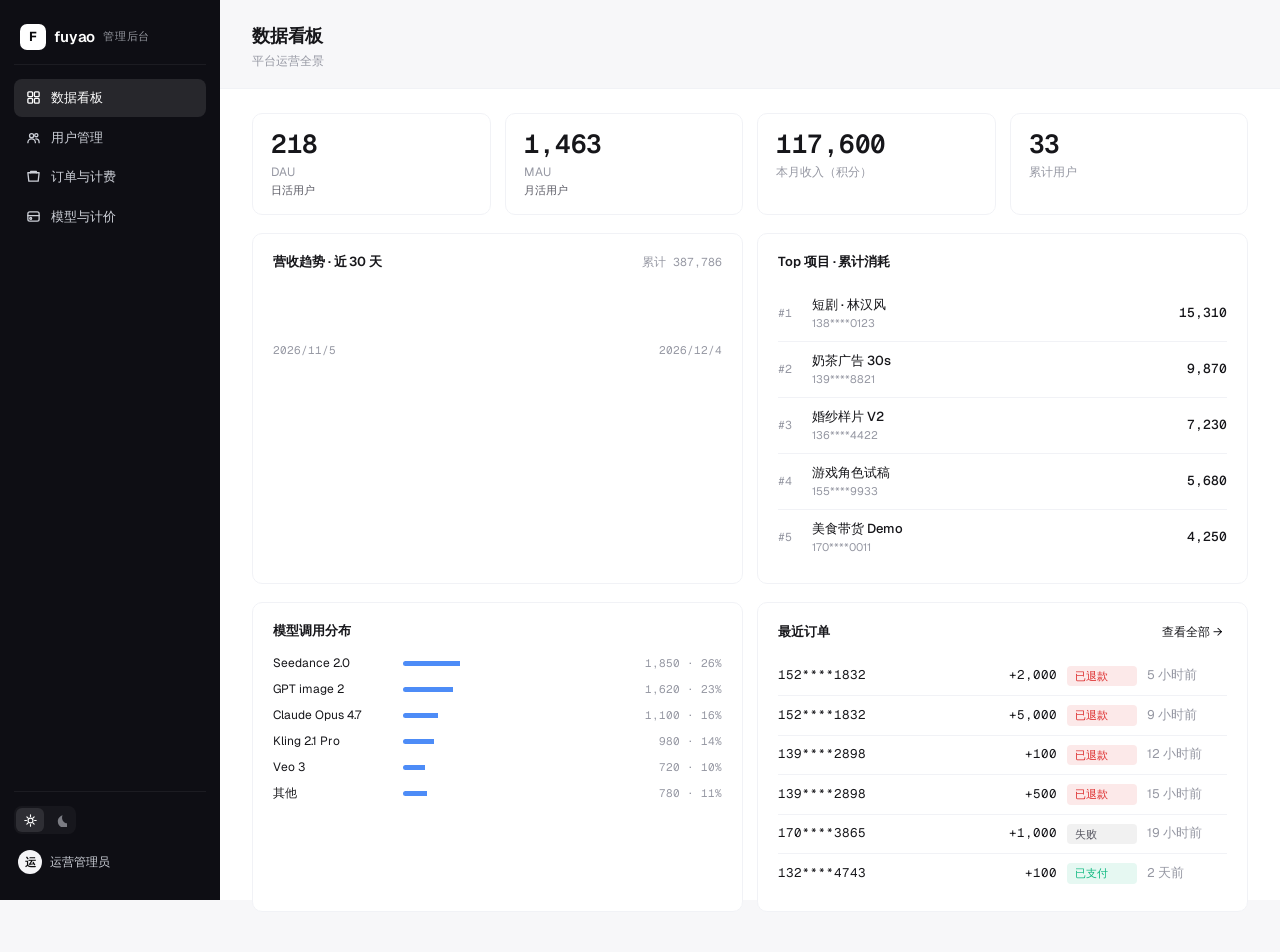
<file: b/admin.html>
<!doctype html>
<html lang="zh-CN" data-theme="light">
<head>
<meta charset="utf-8">
<meta name="viewport" content="width=device-width,initial-scale=1">
<title>fuyao · 管理后台</title>
<link rel="preconnect" href="https://fonts.googleapis.com">
<link rel="preconnect" href="https://fonts.gstatic.com" crossorigin>
<link href="https://fonts.googleapis.com/css2?family=Geist:wght@300..900&family=Geist+Mono:wght@300..900&family=Inter:wght@300;400;500;600;700&family=JetBrains+Mono:wght@400;500;700&display=swap" rel="stylesheet">
<link rel="stylesheet" href="./shared/tokens.css">
<link rel="stylesheet" href="./admin/admin.css?v=admin1">
</head>
<body>
<div id="app"></div>
<script src="./admin/data.js?v=admin1"></script>
<script src="./admin/app.js?v=admin1"></script>
</body>
</html>
</file>
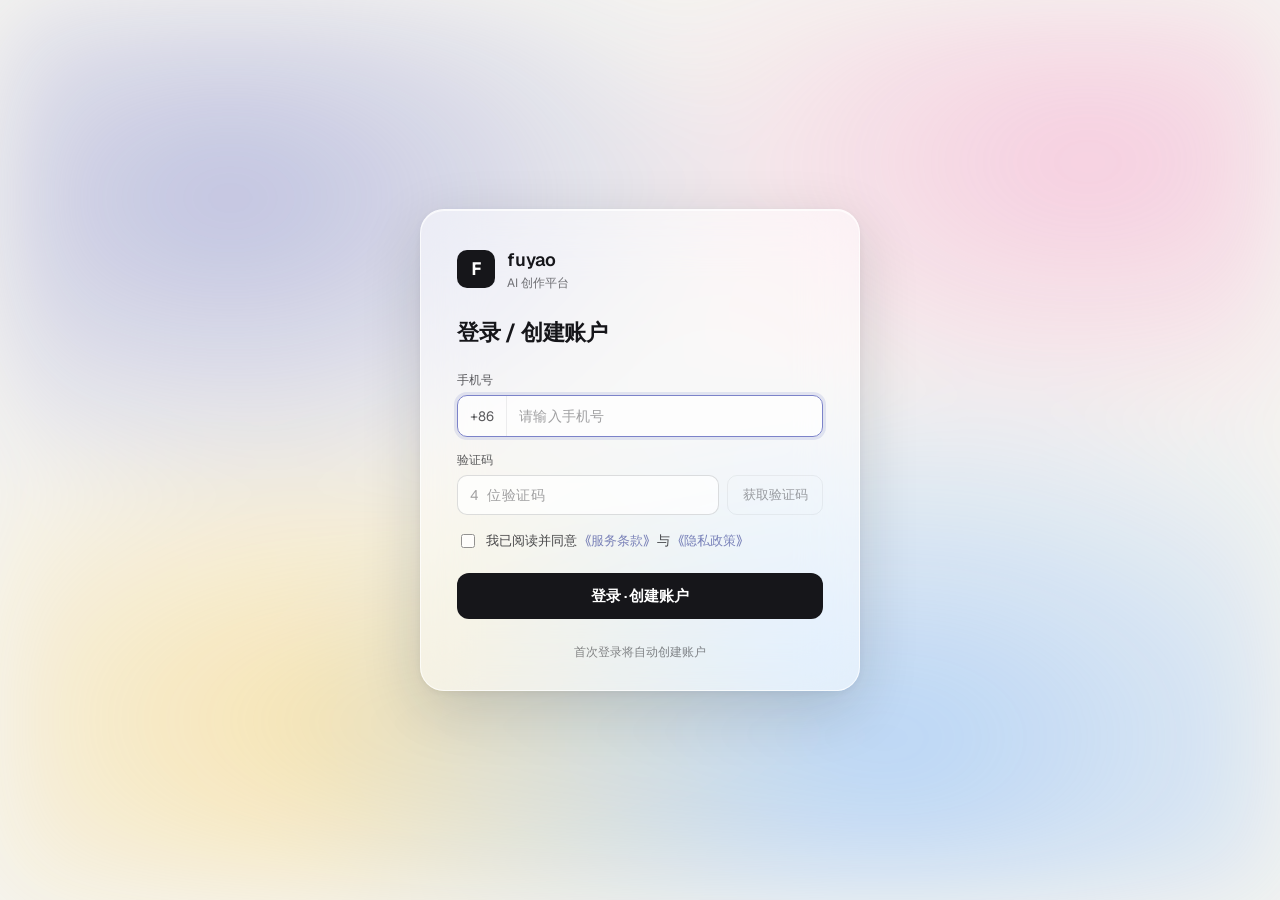
<file: b/demo.html>
<!doctype html>
<html lang="zh-CN" data-theme="light">
<head>
<meta charset="utf-8">
<meta name="viewport" content="width=device-width,initial-scale=1">
<title>fuyao · 版本 B Demo</title>
<link rel="preconnect" href="https://fonts.googleapis.com">
<link rel="preconnect" href="https://fonts.gstatic.com" crossorigin>
<link href="https://fonts.googleapis.com/css2?family=Fraunces:ital,opsz,wght@0,9..144,300..900;1,9..144,300..900&family=Geist:wght@300..900&family=Geist+Mono:wght@300..900&family=Inter:wght@300;400;500;600;700&family=JetBrains+Mono:wght@400;500;700&display=swap" rel="stylesheet">
<link rel="stylesheet" href="./shared/tokens.css">
<link rel="stylesheet" href="./shared/components.css">
</head>
<body>
<div id="app"></div>
<script src="./demo/data.js?v=acct1"></script>
<script src="./demo/app.js?v=acct1"></script>
</body>
</html>
</file>
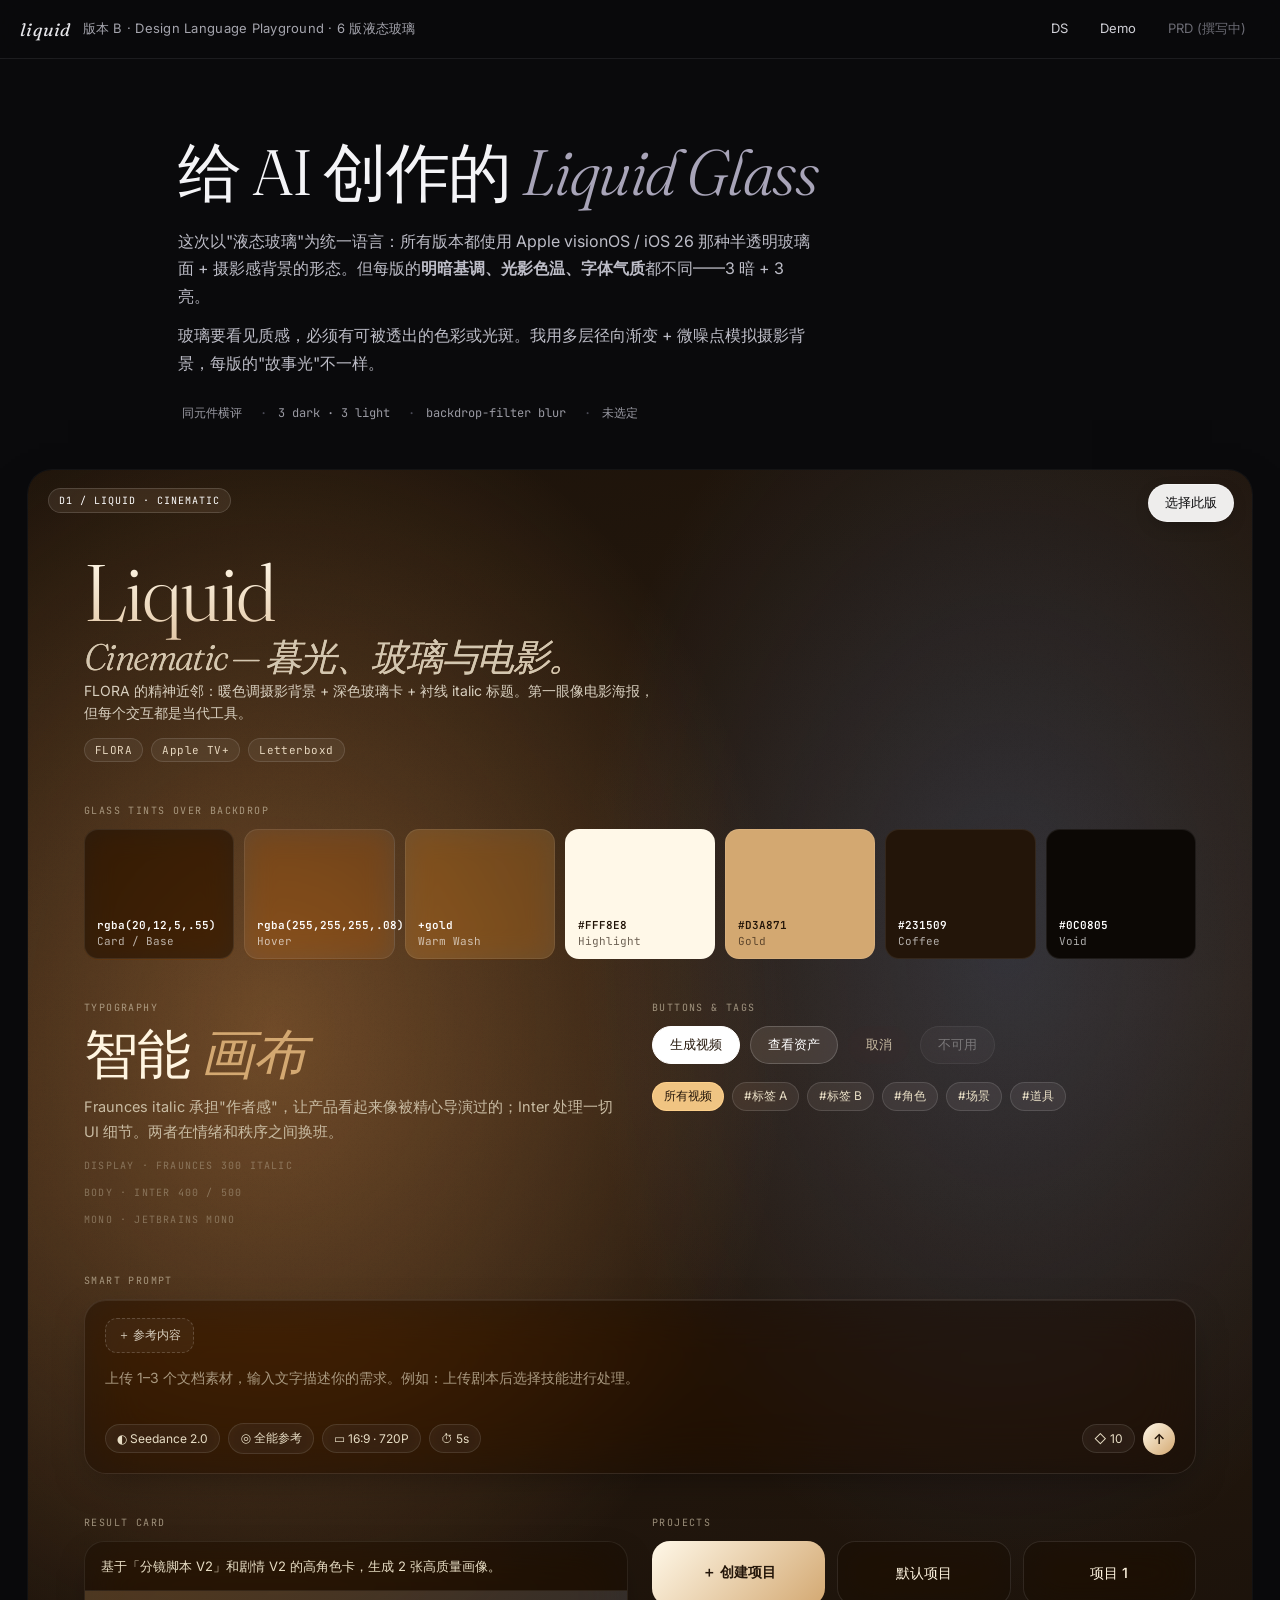
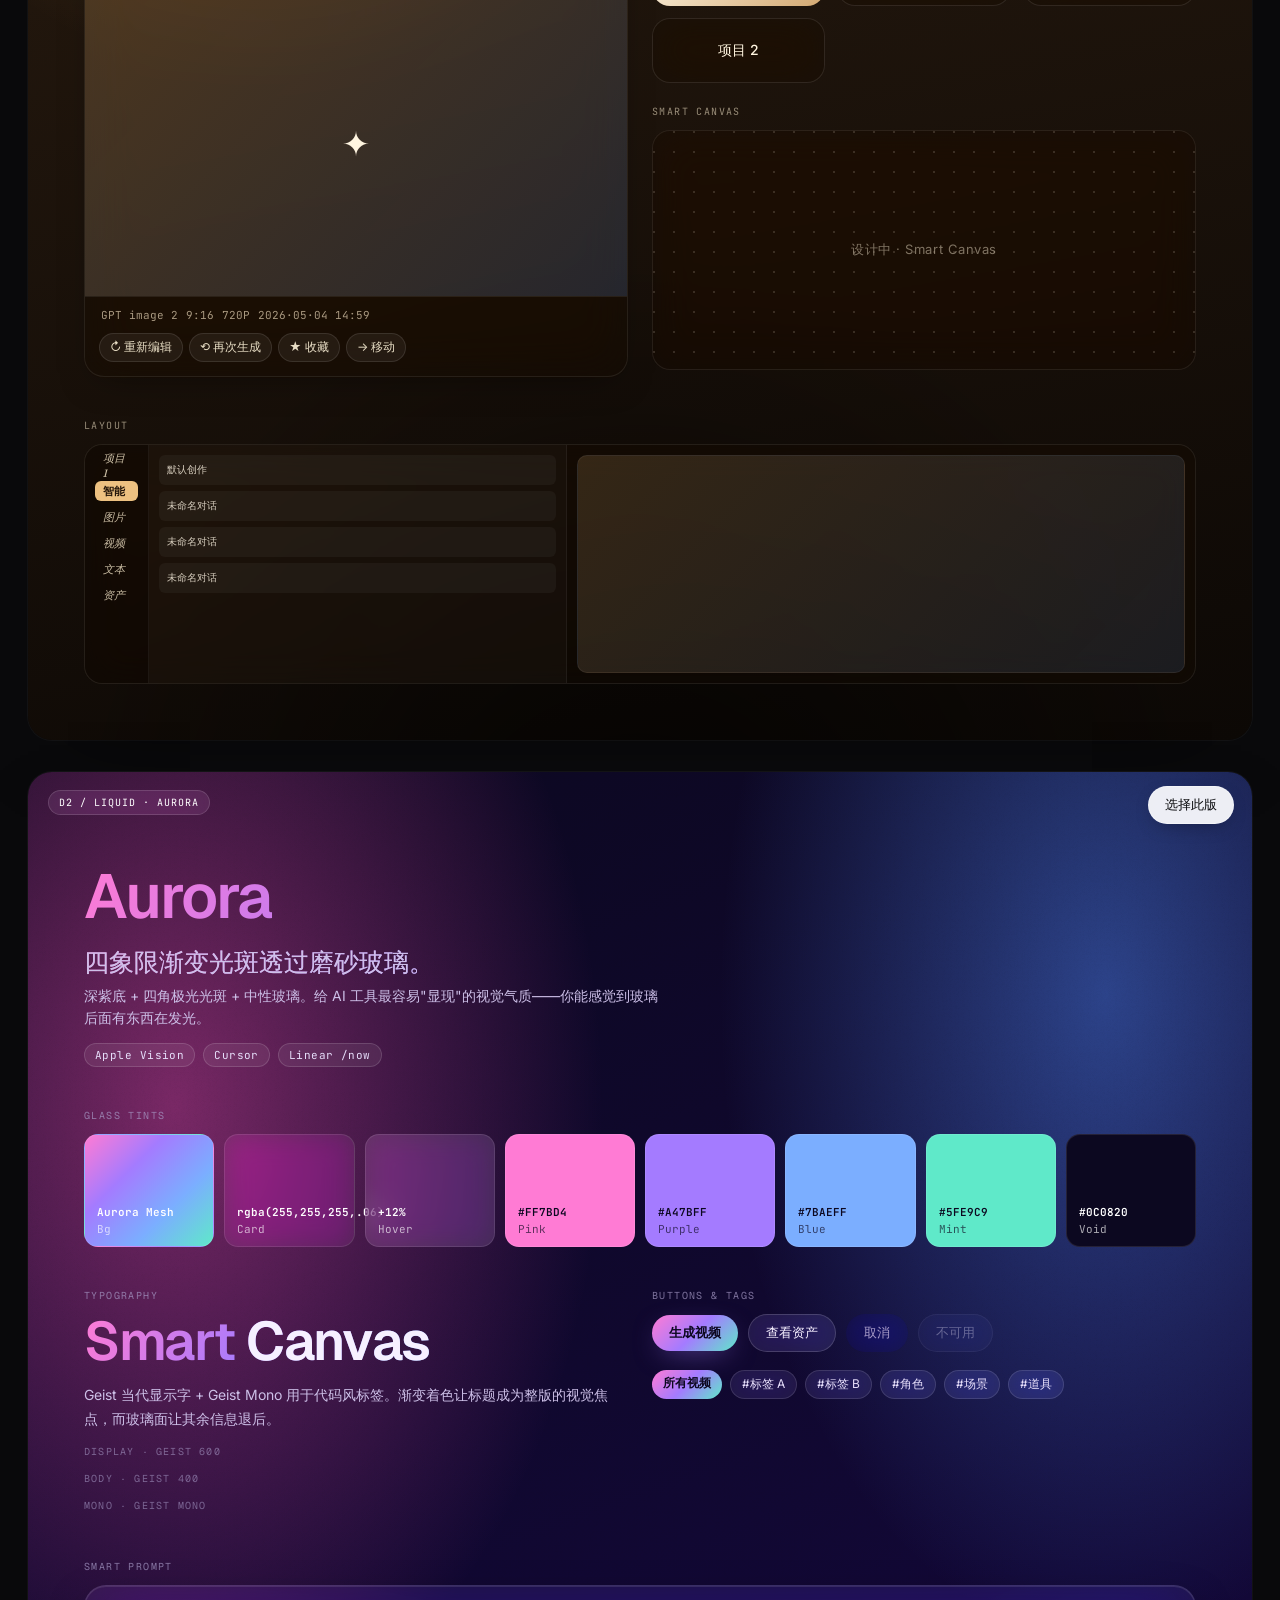
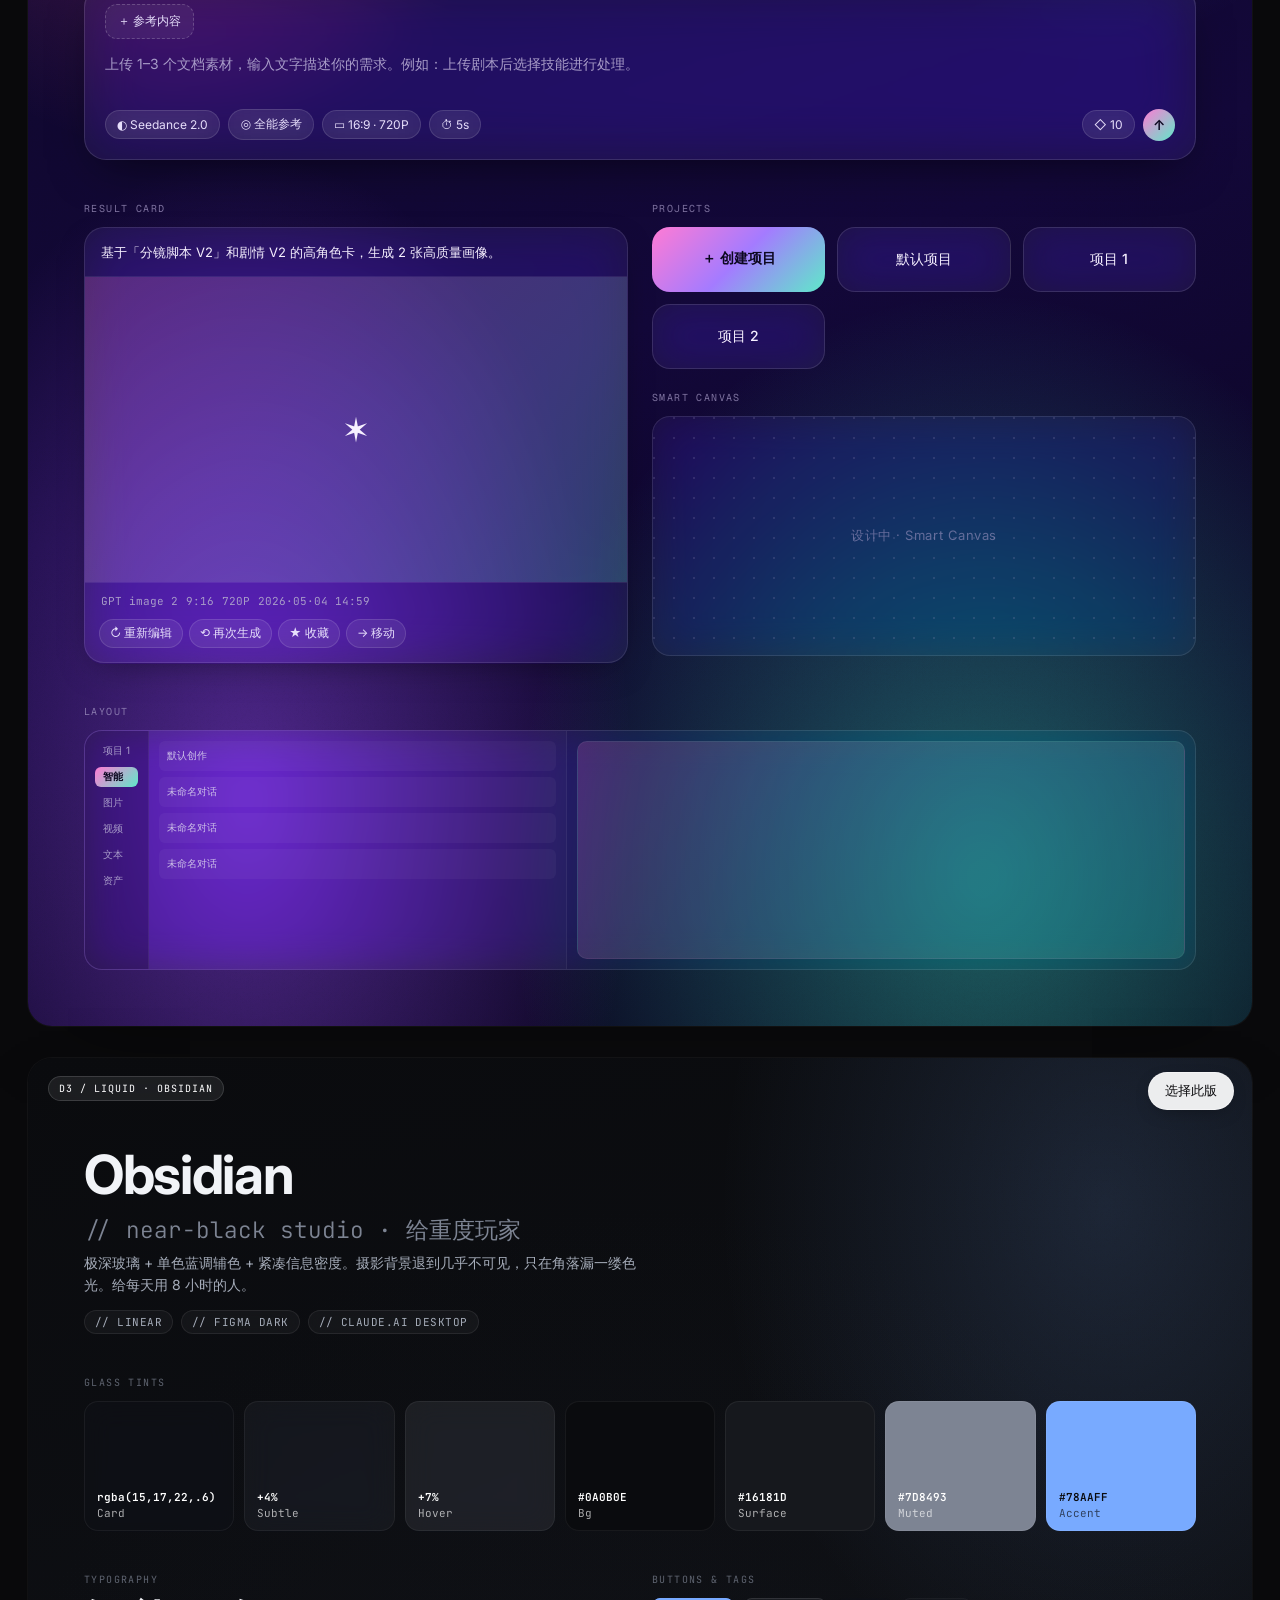
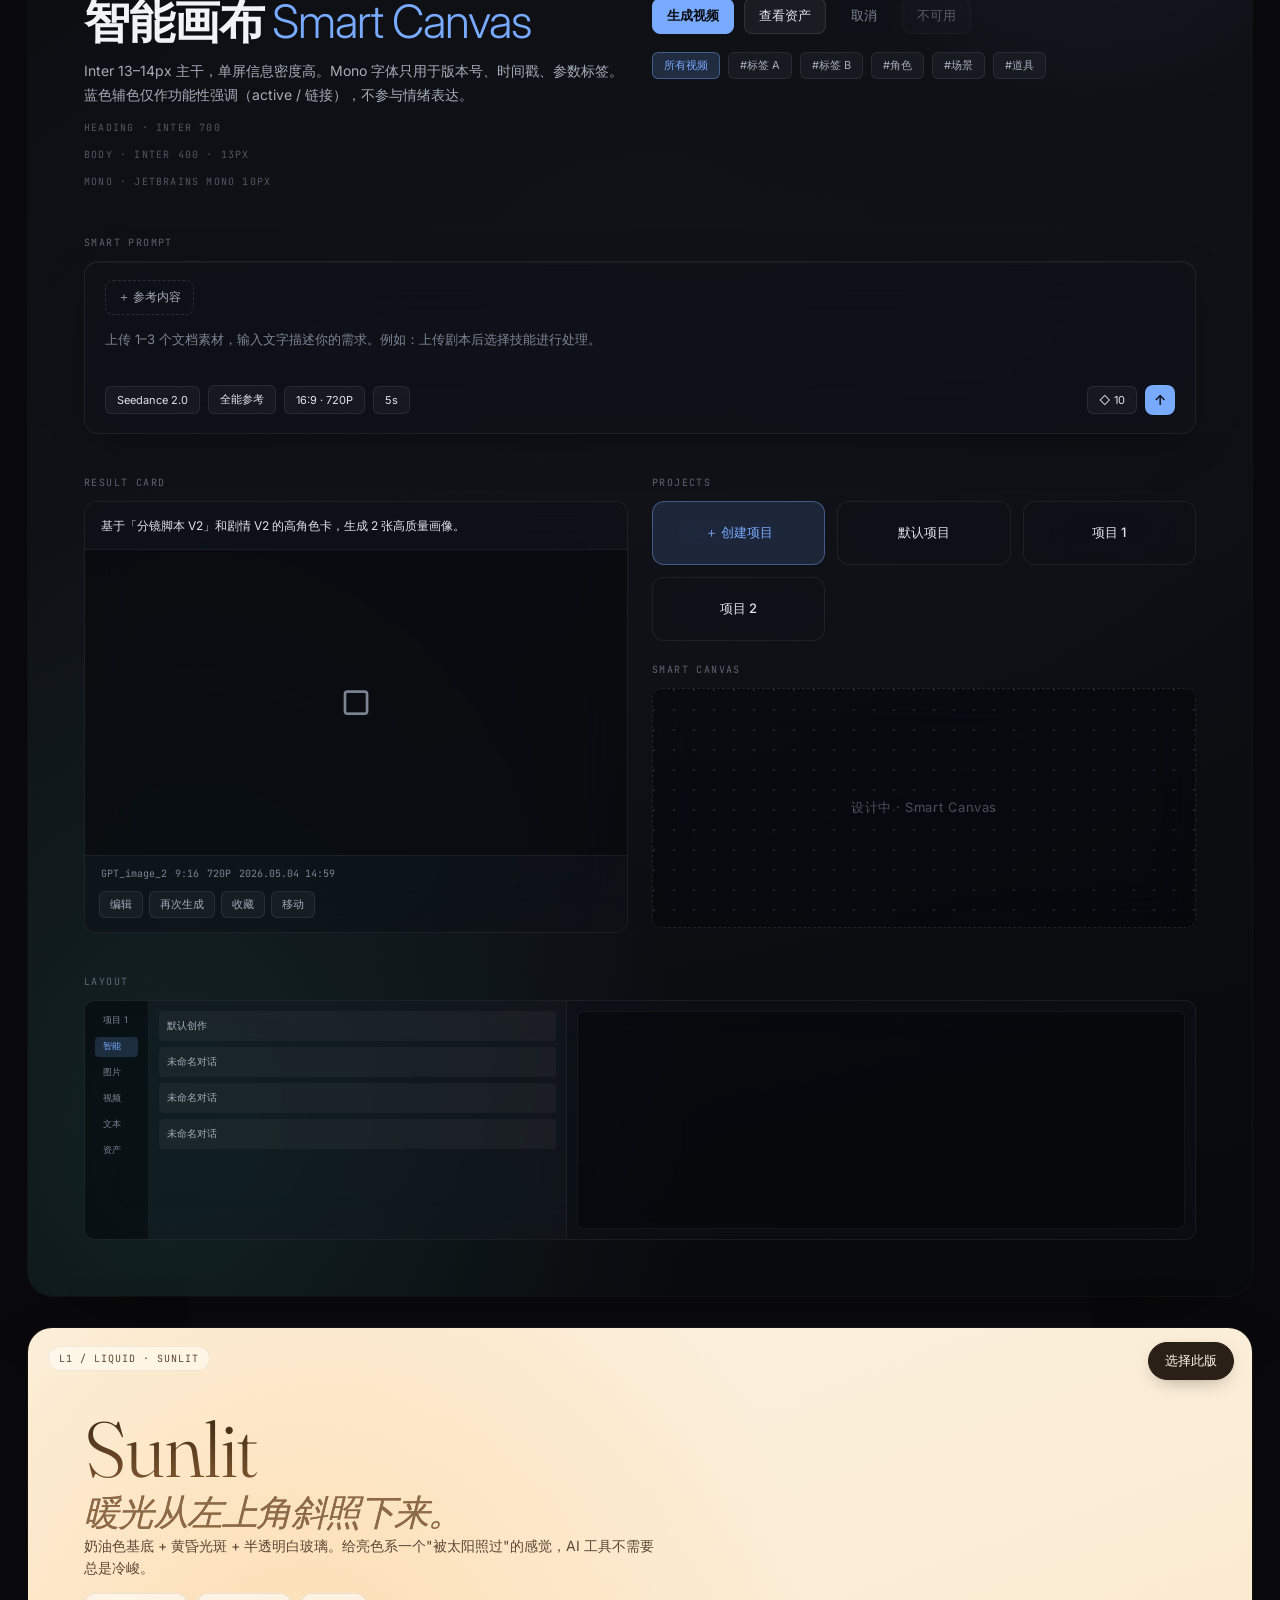
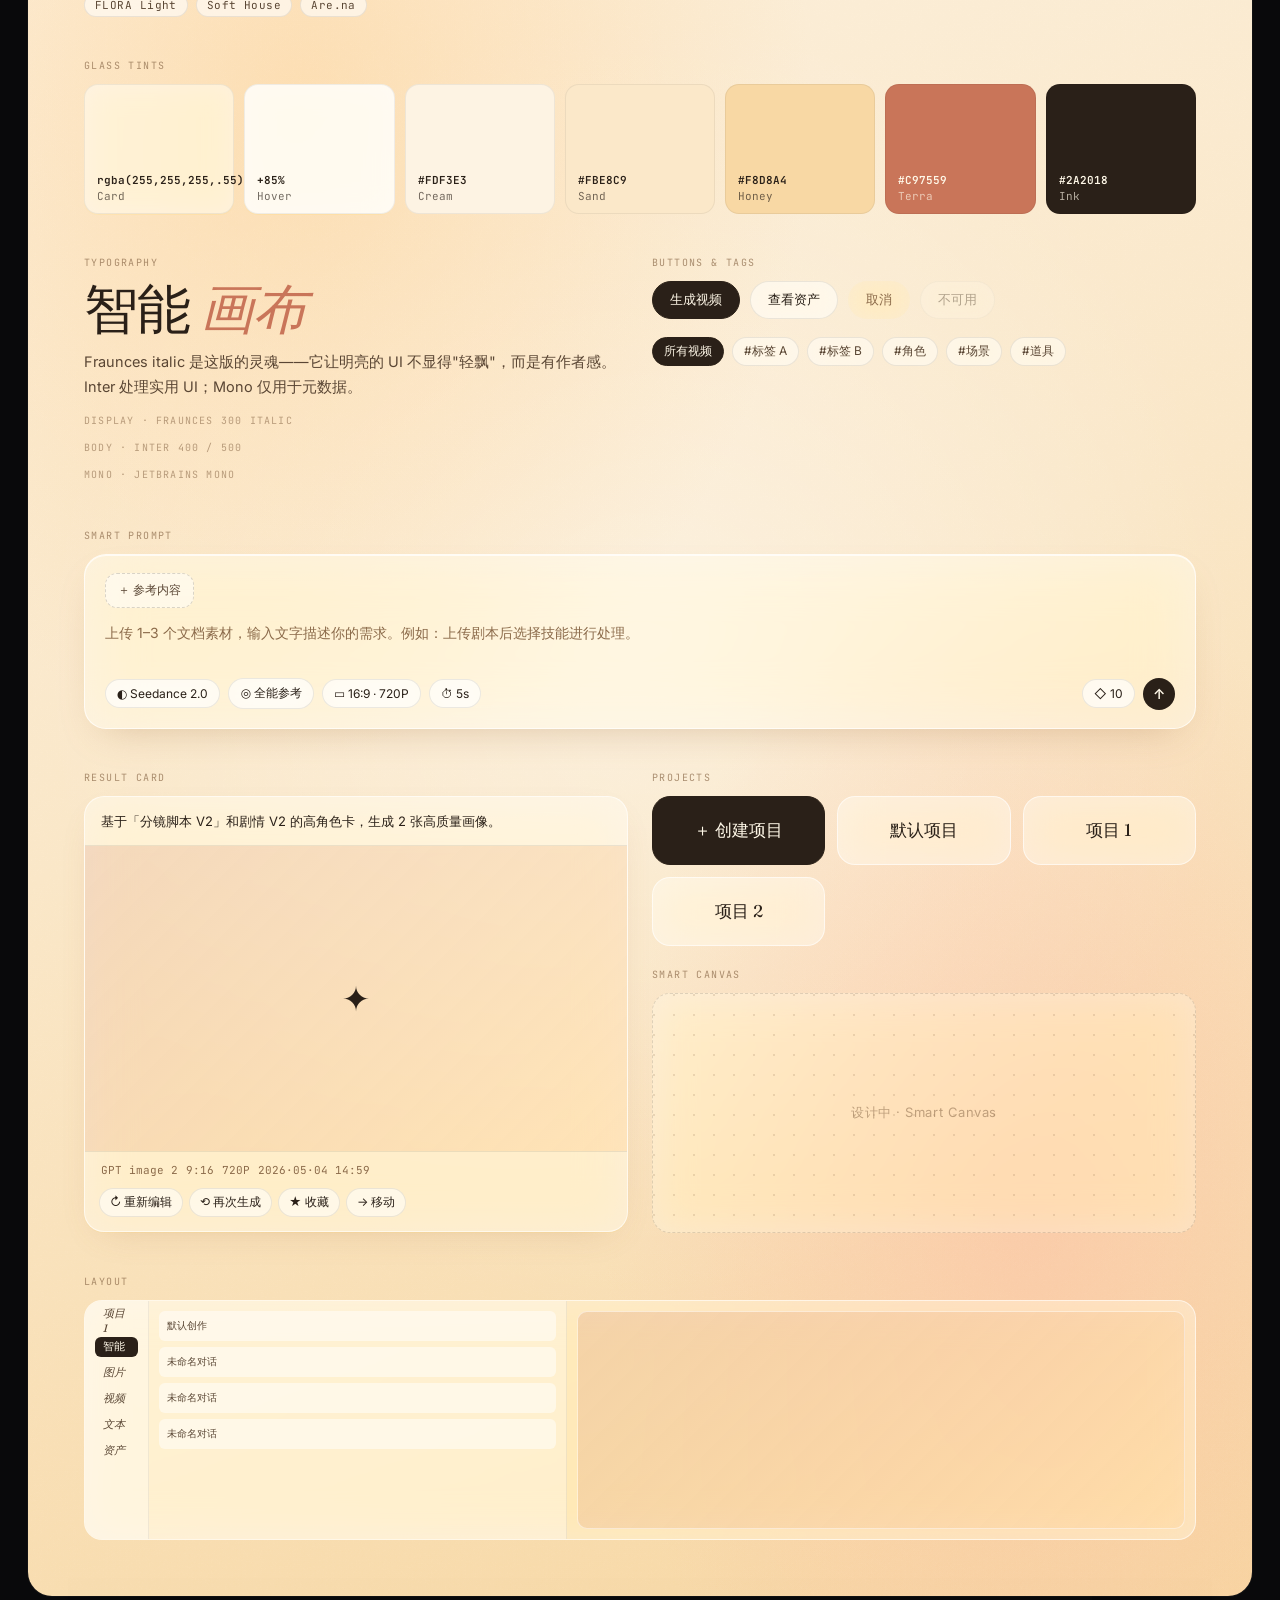
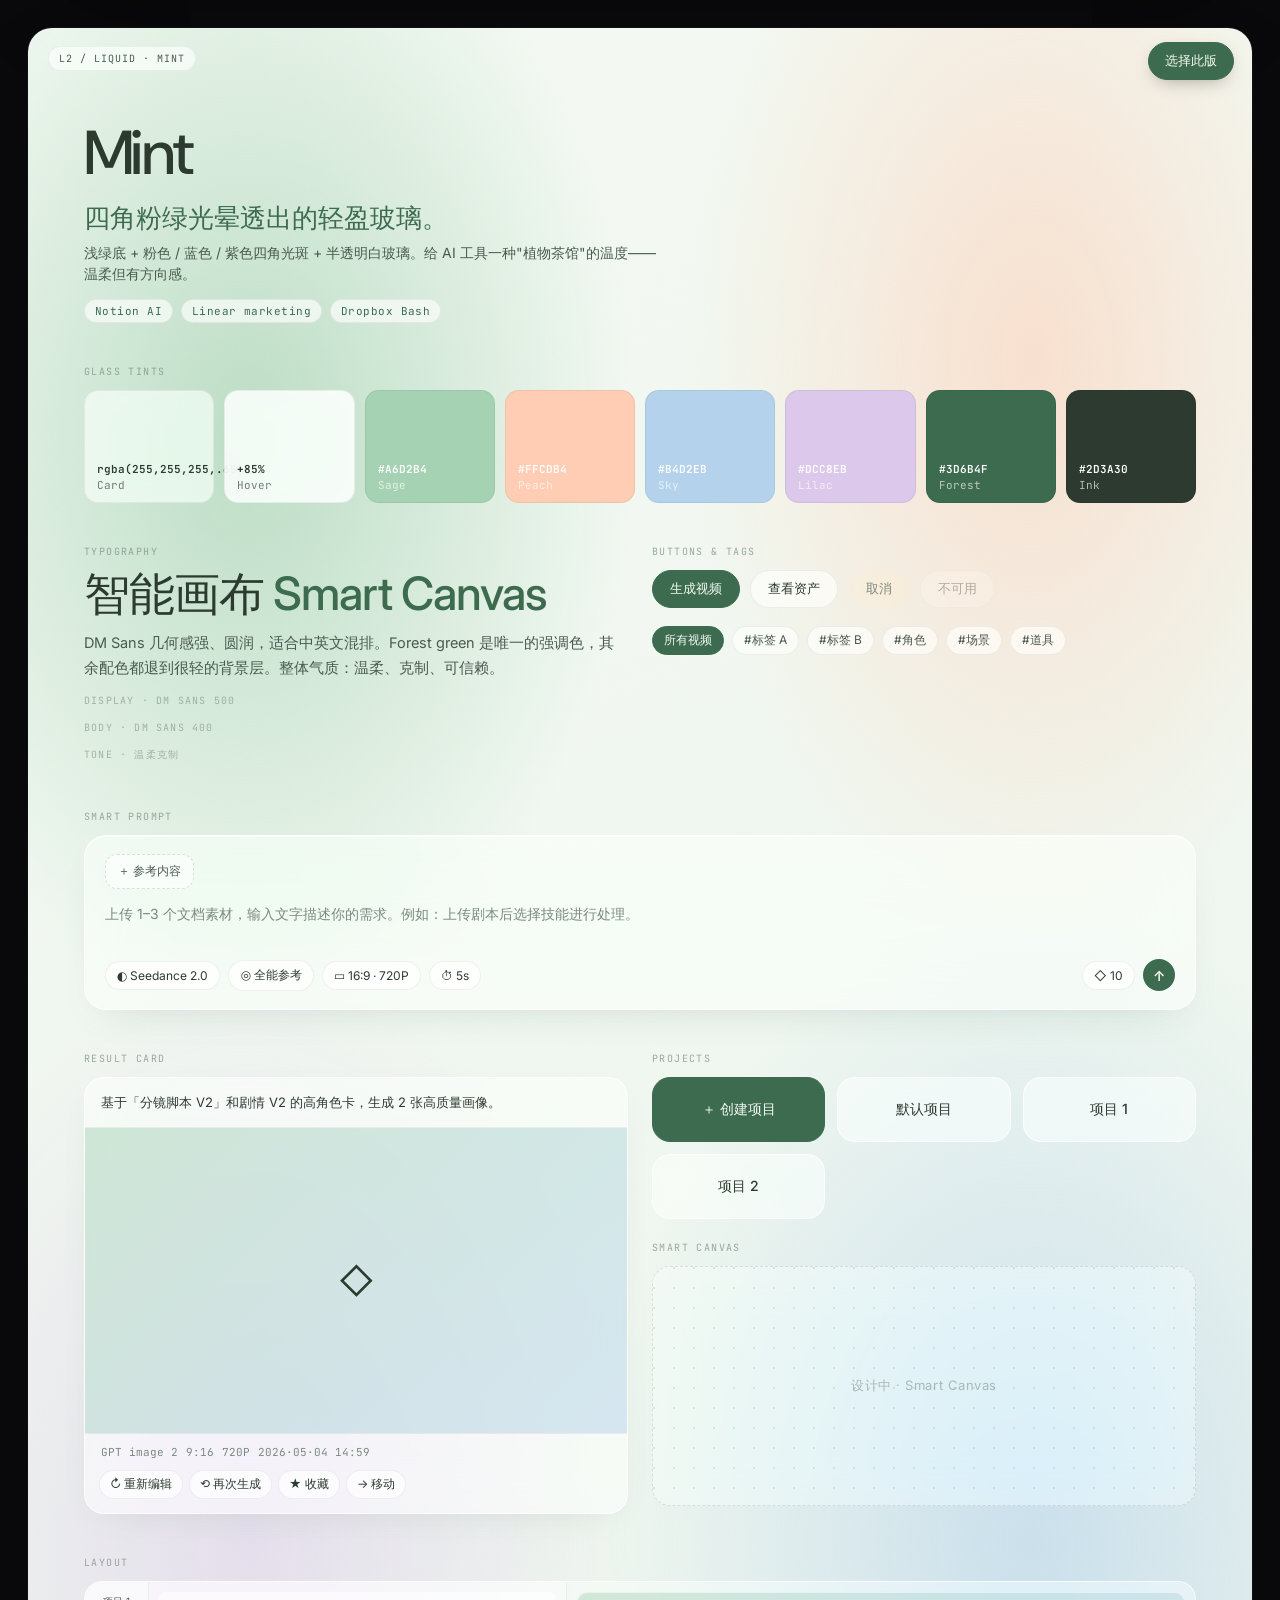
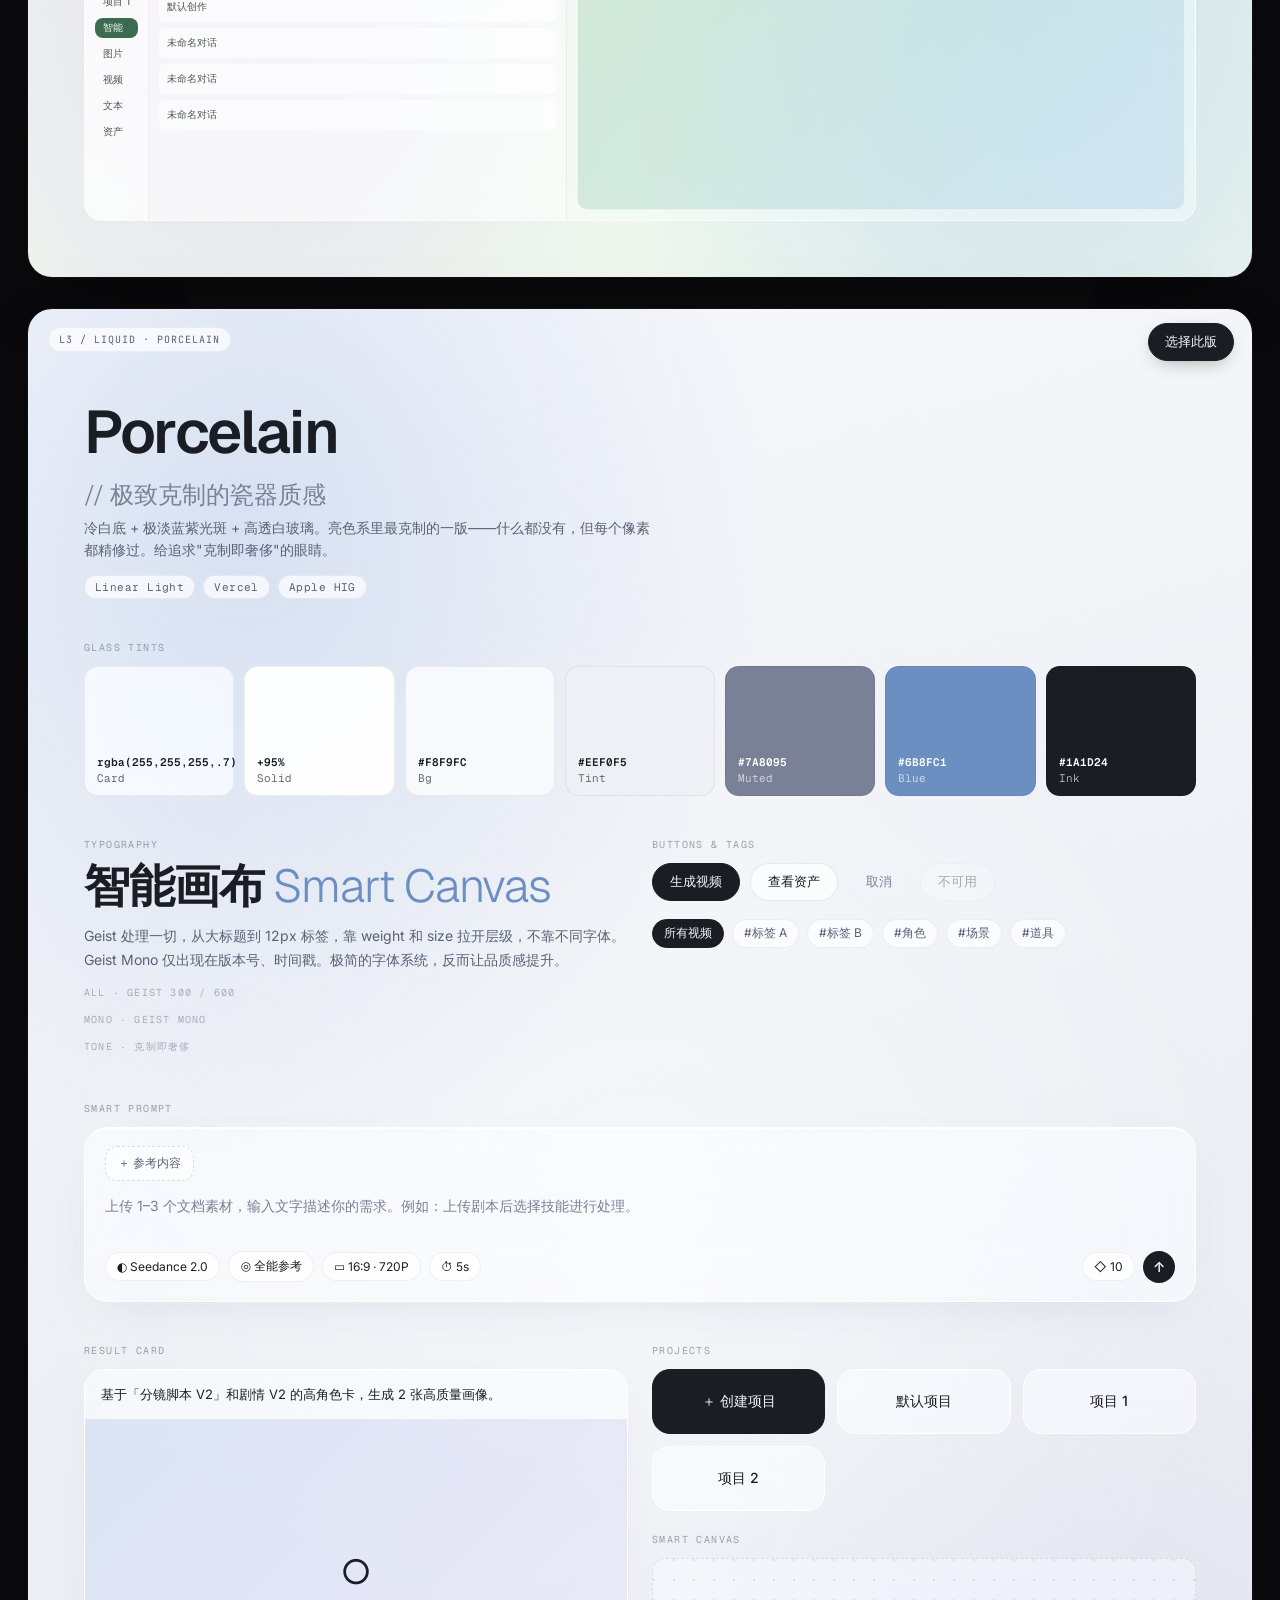
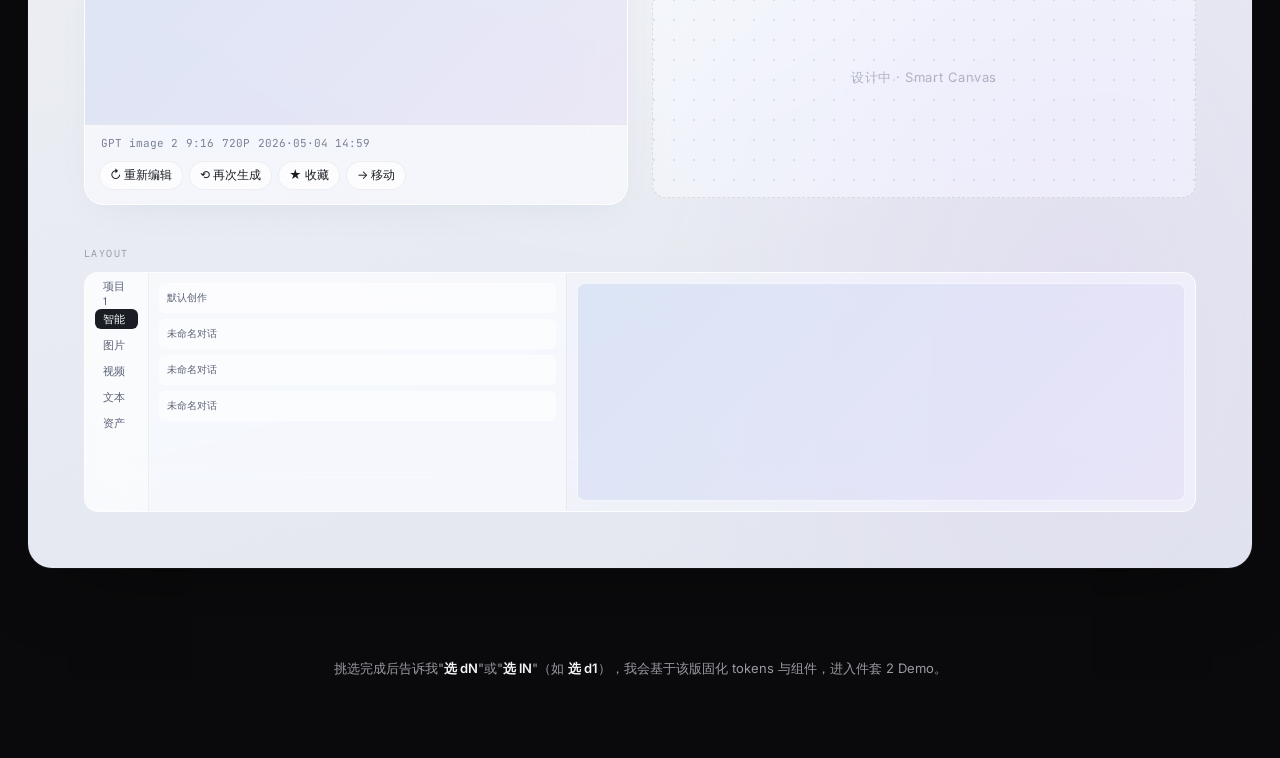
<file: b/design-system.html>
<!doctype html>
<html lang="zh-CN">
<head>
<meta charset="utf-8">
<meta name="viewport" content="width=device-width,initial-scale=1">
<title>版本 B · Liquid Glass Playground</title>
<link rel="preconnect" href="https://fonts.googleapis.com">
<link rel="preconnect" href="https://fonts.gstatic.com" crossorigin>
<link href="https://fonts.googleapis.com/css2?family=Fraunces:ital,opsz,wght@0,9..144,300..900;1,9..144,300..900&family=Inter:wght@300;400;500;600;700;800&family=JetBrains+Mono:wght@400;500;700&family=DM+Sans:opsz,wght@9..40,300..900&family=Manrope:wght@300..800&family=Geist:wght@300..900&family=Geist+Mono:wght@300..900&display=swap" rel="stylesheet">
<style>
/* ==========================================================
   Page frame
   ========================================================== */
*,*::before,*::after{box-sizing:border-box}
html,body{margin:0;padding:0}
body{
  font-family:'Inter',system-ui,sans-serif;
  background:#0a0a0c;color:#e6e6ea;
  -webkit-font-smoothing:antialiased;
  text-rendering:optimizeLegibility;
}
img,svg{display:block;max-width:100%}

.pg-top{
  position:sticky;top:0;z-index:50;
  display:flex;align-items:center;justify-content:space-between;
  padding:12px 20px;gap:24px;
  background:rgba(10,10,12,.55);backdrop-filter:saturate(180%) blur(24px);
  -webkit-backdrop-filter:saturate(180%) blur(24px);
  border-bottom:1px solid rgba(255,255,255,.08);
}
.pg-top .brand{display:flex;align-items:center;gap:12px;font-size:13px;letter-spacing:.02em}
.pg-top .brand b{font-family:'Fraunces',serif;font-weight:400;font-style:italic;font-size:18px}
.pg-top .brand .sub{color:#a5a5ae}
.pg-top nav{display:flex;gap:4px;font-size:13px}
.pg-top nav a{
  color:#d1d1d8;text-decoration:none;padding:7px 13px;border-radius:999px;
  border:1px solid transparent;transition:.18s;
}
.pg-top nav a:hover{background:rgba(255,255,255,.06);border-color:rgba(255,255,255,.1)}
.pg-top nav a.disabled{color:#6c6c75;pointer-events:none}

.pg-intro{
  position:relative;padding:80px 28px 48px;max-width:980px;margin:0 auto;
}
.pg-intro h2{
  font-family:'Fraunces',serif;font-weight:300;
  font-size:clamp(40px,5.4vw,64px);letter-spacing:-.022em;line-height:1.04;
  margin:0 0 22px;color:#f4f4f7;
}
.pg-intro h2 em{font-style:italic;font-weight:300;color:#a8a4b8}
.pg-intro p{
  font-size:16px;line-height:1.72;color:#bdbdc7;max-width:64ch;margin:0 0 12px;
}
.pg-intro .meta{
  display:flex;gap:18px;flex-wrap:wrap;margin-top:28px;
  font-size:12px;color:#9a9aa3;font-family:'JetBrains Mono',monospace;
}
.pg-intro .meta span::before{content:"· ";color:#4a4a55;margin-right:4px}
.pg-intro .meta span:first-child::before{content:""}

/* ==========================================================
   Variant container
   ========================================================== */
.variant{
  position:relative;margin:0 28px 32px;
  border-radius:24px;overflow:hidden;isolation:isolate;
  box-shadow:0 30px 80px -40px rgba(0,0,0,.55),0 0 0 1px rgba(255,255,255,.04);
}
.variant .bg{
  position:absolute;inset:0;z-index:-2;pointer-events:none;
}
.variant .bg::after{
  content:"";position:absolute;inset:0;
  background-image:url("data:image/svg+xml;utf8,<svg xmlns='http://www.w3.org/2000/svg' width='220' height='220'><filter id='n'><feTurbulence baseFrequency='0.85' numOctaves='2' stitchTiles='stitch'/><feColorMatrix values='0 0 0 0 0  0 0 0 0 0  0 0 0 0 0  0 0 0 0.5 0'/></filter><rect width='100%25' height='100%25' filter='url(%23n)' opacity='0.6'/></svg>");
  opacity:.18;mix-blend-mode:overlay;
}
.variant-tag{
  position:absolute;top:18px;left:20px;z-index:5;
  font-family:'JetBrains Mono',monospace;
  font-size:10px;letter-spacing:.1em;
  padding:5px 10px;border-radius:999px;
  background:rgba(255,255,255,.08);color:#fff;
  border:1px solid rgba(255,255,255,.14);
  backdrop-filter:saturate(180%) blur(20px);
  -webkit-backdrop-filter:saturate(180%) blur(20px);
}
.pick-btn{
  position:absolute;top:14px;right:18px;z-index:5;
  font-family:inherit;font-size:13px;font-weight:500;
  padding:9px 16px;border-radius:999px;cursor:pointer;
  background:rgba(255,255,255,.92);color:#0a0a0c;
  border:1px solid rgba(255,255,255,.4);
  backdrop-filter:saturate(180%) blur(20px);
  -webkit-backdrop-filter:saturate(180%) blur(20px);
  box-shadow:0 6px 20px -8px rgba(0,0,0,.4);
  transition:.18s;
}
.pick-btn:hover{background:#fff;transform:translateY(-1px)}
.pick-btn.picked{background:#1f9d55;color:#fff;border-color:#1f9d55}
.pick-btn.picked::before{content:"✓ ";font-weight:700}

.v-stage{
  position:relative;padding:84px 56px 56px;display:grid;gap:42px;
}
@media(max-width:760px){.v-stage{padding:84px 24px 36px}}

.v-head h3{margin:0 0 4px;letter-spacing:-.02em}
.v-head .tag-line{margin:6px 0 0;font-size:14px;line-height:1.55;max-width:64ch}
.v-head .ref{
  margin-top:14px;display:flex;gap:8px;flex-wrap:wrap;
  font-size:11px;letter-spacing:.04em;font-family:'JetBrains Mono',monospace;
}
.v-head .ref span{padding:4px 10px;border-radius:999px}

.row{display:grid;gap:24px}
.row.cols-2{grid-template-columns:1fr 1fr}
@media(max-width:1080px){.row.cols-2{grid-template-columns:1fr}}

.section-label{
  font-family:'JetBrains Mono',monospace;
  font-size:10px;letter-spacing:.14em;text-transform:uppercase;
  margin:0 0 12px;opacity:.72;
}

.swatches{display:grid;grid-template-columns:repeat(auto-fit,minmax(96px,1fr));gap:10px}
.swatch{
  aspect-ratio:1.15;border-radius:14px;
  display:flex;flex-direction:column;justify-content:flex-end;
  padding:10px 12px;font-size:11px;line-height:1.3;
  font-family:'JetBrains Mono',monospace;
  border:1px solid rgba(255,255,255,.08);
}
.swatch.glass{backdrop-filter:saturate(180%) blur(14px);-webkit-backdrop-filter:saturate(180%) blur(14px)}
.swatch .hex{font-weight:600;letter-spacing:0}
.swatch .name{opacity:.65;margin-top:2px}

.type-spec p{margin:0 0 6px}
.type-spec .display{font-size:54px;line-height:1.02;letter-spacing:-.025em;margin-bottom:14px}
.type-spec .body{font-size:14.5px;line-height:1.7}
.type-spec .label{font-size:10px;letter-spacing:.12em;text-transform:uppercase;opacity:.6;margin-top:14px;font-family:'JetBrains Mono',monospace}

.btn-row{display:flex;gap:10px;flex-wrap:wrap;align-items:center}
.btn{
  font-family:inherit;font-weight:500;font-size:13px;
  padding:9px 17px;border-radius:999px;cursor:pointer;
  border:1px solid transparent;transition:.18s;
  backdrop-filter:saturate(180%) blur(14px);
  -webkit-backdrop-filter:saturate(180%) blur(14px);
}
.btn[disabled]{opacity:.35;pointer-events:none}

.tag-row{display:flex;gap:8px;flex-wrap:wrap}
.chip{
  font-size:12px;padding:5px 11px;border-radius:999px;cursor:pointer;
  backdrop-filter:saturate(180%) blur(14px);
  -webkit-backdrop-filter:saturate(180%) blur(14px);
}

.input-box{
  border-radius:22px;padding:18px 20px;
  display:flex;flex-direction:column;gap:14px;
  backdrop-filter:saturate(200%) blur(28px);
  -webkit-backdrop-filter:saturate(200%) blur(28px);
}
.input-box .ref-uploader{
  display:inline-flex;align-items:center;gap:8px;
  font-size:12px;padding:8px 12px;border-radius:12px;cursor:pointer;
  align-self:flex-start;
}
.input-box .placeholder{font-size:14px;line-height:1.6;min-height:42px}
.input-box .controls{display:flex;align-items:center;gap:8px;flex-wrap:wrap}
.input-box .controls .pill{
  font-size:12px;padding:6px 11px;border-radius:999px;
  display:inline-flex;align-items:center;gap:6px;
  backdrop-filter:saturate(180%) blur(14px);
  -webkit-backdrop-filter:saturate(180%) blur(14px);
}
.input-box .controls .spacer{flex:1}
.input-box .send{
  width:32px;height:32px;border-radius:50%;
  display:inline-flex;align-items:center;justify-content:center;
  cursor:pointer;font-size:14px;font-weight:600;
}

.result-card{
  border-radius:20px;overflow:hidden;display:flex;flex-direction:column;
  backdrop-filter:saturate(180%) blur(24px);
  -webkit-backdrop-filter:saturate(180%) blur(24px);
}
.result-card .preview{
  aspect-ratio:16/9;display:flex;align-items:center;justify-content:center;
  font-size:34px;
}
.result-card .meta{
  display:flex;gap:8px;flex-wrap:wrap;font-size:11px;
  padding:11px 16px;font-family:'JetBrains Mono',monospace;
}
.result-card .actions{display:flex;gap:6px;flex-wrap:wrap;padding:0 14px 14px;font-size:12px}
.result-card .actions span{padding:5px 10px;border-radius:999px;cursor:pointer}
.result-card .prompt{padding:14px 16px;font-size:13px;line-height:1.6}

.proj-grid{display:grid;grid-template-columns:repeat(auto-fit,minmax(140px,1fr));gap:12px}
.proj-card{
  border-radius:18px;padding:22px 16px;
  text-align:center;font-size:14px;font-weight:500;cursor:pointer;
  transition:.18s;
  backdrop-filter:saturate(180%) blur(20px);
  -webkit-backdrop-filter:saturate(180%) blur(20px);
}

.layout-mini{
  border-radius:18px;overflow:hidden;
  display:grid;grid-template-columns:64px 1fr 1.5fr;
  height:240px;font-size:11px;
  backdrop-filter:saturate(180%) blur(20px);
  -webkit-backdrop-filter:saturate(180%) blur(20px);
}
.layout-mini > div{padding:10px;display:flex;flex-direction:column;gap:6px}
.layout-mini .ll-item,.layout-mini .lc-item{
  height:20px;border-radius:6px;display:flex;align-items:center;padding:0 8px;
  font-size:10px;
}
.layout-mini .lc-item{height:30px}
.layout-mini .lr-card{flex:1;border-radius:10px}

.canvas-mini{
  border-radius:18px;height:240px;position:relative;overflow:hidden;
  display:flex;align-items:center;justify-content:center;
  font-size:13px;
  backdrop-filter:saturate(180%) blur(20px);
  -webkit-backdrop-filter:saturate(180%) blur(20px);
}
.canvas-mini::before{
  content:"";position:absolute;inset:0;
  background-image:radial-gradient(circle at 1px 1px,currentColor 1px,transparent 0);
  background-size:20px 20px;opacity:.18;
}
.canvas-mini span{position:relative;z-index:1;opacity:.55;letter-spacing:.04em}

footer.pg-bottom{
  padding:60px 28px 80px;text-align:center;
  font-size:13px;color:#9a9aa3;
}
footer.pg-bottom strong{color:#f4f4f7;font-weight:600}

/* ==========================================================
   D1 · Liquid Cinematic — warm dark photography
   ========================================================== */
.d1{color:#f4ede0}
.d1 .bg{
  background:
    radial-gradient(60% 50% at 20% 30%,rgba(255,170,90,.34),transparent 70%),
    radial-gradient(50% 50% at 80% 25%,rgba(94,140,210,.22),transparent 70%),
    radial-gradient(80% 60% at 50% 110%,rgba(0,0,0,.7),transparent 60%),
    linear-gradient(170deg,#1d130a 0%,#2a1c10 35%,#0c0805 100%);
}
.d1 .v-head h3{
  font-family:'Fraunces',serif;font-weight:300;font-size:80px;line-height:.96;
  background:linear-gradient(180deg,#fff8e8 0%,#d8b58e 100%);
  -webkit-background-clip:text;background-clip:text;color:transparent;
}
.d1 .v-head h3 em{font-style:italic;font-weight:300;display:block;font-size:.46em;color:#d3c7b1;-webkit-text-fill-color:#d3c7b1;margin-top:8px}
.d1 .v-head .tag-line{color:#d8cfbf}
.d1 .v-head .ref span{background:rgba(255,255,255,.06);border:1px solid rgba(255,255,255,.12);color:#e7d8c0;backdrop-filter:blur(14px)}
.d1 .section-label{color:#c9bca3}
.d1 .swatch{color:#fff;border-color:rgba(255,255,255,.08)}
.d1 .swatch.glass{background:rgba(255,255,255,.08)}
.d1 .type-spec .display{font-family:'Fraunces',serif;font-weight:300;color:#fff5e0}
.d1 .type-spec .display em{font-style:italic;color:#d3a871}
.d1 .type-spec .body{color:#c9bca3}
.d1 .type-spec .label{color:#a99980}
.d1 .btn{background:rgba(255,255,255,.1);color:#fff;border-color:rgba(255,255,255,.18)}
.d1 .btn.primary{background:#fff;color:#231509;border-color:#fff}
.d1 .btn.ghost{background:transparent;border-color:transparent;color:#c9bca3}
.d1 .btn:hover{background:rgba(255,255,255,.18)}
.d1 .btn.primary:hover{background:#fff8e8}
.d1 .chip{background:rgba(255,255,255,.07);color:#e8dec5;border:1px solid rgba(255,255,255,.12)}
.d1 .chip.on{background:rgba(255,210,140,.92);color:#231509;border-color:rgba(255,210,140,.92);font-weight:500}
.d1 .input-box{background:rgba(20,12,5,.45);border:1px solid rgba(255,255,255,.1);box-shadow:0 12px 40px -16px rgba(0,0,0,.5),inset 0 1px 0 rgba(255,255,255,.08)}
.d1 .input-box .ref-uploader{background:rgba(255,255,255,.04);border:1px dashed rgba(255,255,255,.18);color:#d8cfbf}
.d1 .input-box .placeholder{color:#a99980}
.d1 .input-box .controls .pill{background:rgba(255,255,255,.06);color:#e8dec5;border:1px solid rgba(255,255,255,.1)}
.d1 .input-box .send{background:linear-gradient(135deg,#fff8e8,#d3a871);color:#231509}
.d1 .result-card{background:rgba(20,12,5,.42);border:1px solid rgba(255,255,255,.08);box-shadow:0 12px 36px -16px rgba(0,0,0,.5)}
.d1 .result-card .preview{background:linear-gradient(135deg,rgba(211,168,113,.25),rgba(94,140,210,.2));color:#fff5e0}
.d1 .result-card .prompt{color:#e8dec5;border-bottom:1px solid rgba(255,255,255,.08)}
.d1 .result-card .meta{color:#a99980;border-top:1px solid rgba(255,255,255,.08)}
.d1 .result-card .actions span{background:rgba(255,255,255,.06);color:#e8dec5;border:1px solid rgba(255,255,255,.1)}
.d1 .proj-card{background:rgba(20,12,5,.42);color:#fff5e0;border:1px solid rgba(255,255,255,.1)}
.d1 .proj-card.create{background:linear-gradient(135deg,#fff8e8,#d3a871);color:#231509;border:none;font-weight:600}
.d1 .proj-card:hover{background:rgba(255,255,255,.12)}
.d1 .proj-card.create:hover{filter:brightness(1.05);background:linear-gradient(135deg,#fff8e8,#d3a871)}
.d1 .layout-mini{background:rgba(20,12,5,.42);border:1px solid rgba(255,255,255,.08);color:#fff5e0}
.d1 .layout-mini .ll{background:rgba(0,0,0,.18);border-right:1px solid rgba(255,255,255,.06)}
.d1 .layout-mini .lc{background:rgba(255,255,255,.025);border-right:1px solid rgba(255,255,255,.06)}
.d1 .layout-mini .ll-item{color:#c9bca3;font-family:'Fraunces',serif;font-style:italic;font-size:11px}
.d1 .layout-mini .ll-item.on{background:rgba(255,210,140,.92);color:#231509;font-style:normal;font-weight:600}
.d1 .layout-mini .lc-item{background:rgba(255,255,255,.04);color:#d8cfbf}
.d1 .layout-mini .lr-card{background:linear-gradient(135deg,rgba(211,168,113,.18),rgba(94,140,210,.14));border:1px solid rgba(255,255,255,.06)}
.d1 .canvas-mini{background:rgba(20,12,5,.32);border:1px solid rgba(255,255,255,.08);color:#d3c7b1}

/* ==========================================================
   D2 · Liquid Aurora — vibrant night with iridescent glass
   ========================================================== */
.d2{color:#f6f0ff}
.d2 .bg{
  background:
    radial-gradient(50% 50% at 12% 18%,rgba(255,80,180,.45),transparent 70%),
    radial-gradient(45% 50% at 88% 12%,rgba(80,140,255,.45),transparent 70%),
    radial-gradient(55% 45% at 78% 92%,rgba(60,230,200,.4),transparent 70%),
    radial-gradient(45% 50% at 18% 88%,rgba(160,80,255,.45),transparent 70%),
    linear-gradient(160deg,#0c0820 0%,#13083a 60%,#070418 100%);
}
.d2 .v-head h3{
  font-family:'Geist','Inter',sans-serif;font-weight:600;font-size:62px;letter-spacing:-.03em;
  background:linear-gradient(120deg,#ff7bd4 0%,#a47bff 35%,#7baeff 65%,#5fe9c9 100%);
  -webkit-background-clip:text;background-clip:text;color:transparent;
}
.d2 .v-head h3 em{font-style:normal;font-weight:300;display:block;font-size:.4em;color:#cdc0e8;-webkit-text-fill-color:#cdc0e8;margin-top:10px;letter-spacing:0}
.d2 .v-head .tag-line{color:#cdc0e8}
.d2 .v-head .ref span{background:rgba(255,255,255,.07);border:1px solid rgba(255,255,255,.14);color:#e7dffb;backdrop-filter:blur(14px)}
.d2 .section-label{color:#a89cc8;font-family:'Geist Mono','JetBrains Mono',monospace}
.d2 .swatch{color:#fff;border-color:rgba(255,255,255,.1)}
.d2 .swatch.glass{background:rgba(255,255,255,.08)}
.d2 .swatch.gradient{background:linear-gradient(135deg,#ff7bd4,#a47bff,#7baeff,#5fe9c9)}
.d2 .type-spec .display{font-family:'Geist',sans-serif;font-weight:600;background:linear-gradient(120deg,#ff7bd4,#a47bff,#7baeff,#5fe9c9);-webkit-background-clip:text;background-clip:text;color:transparent}
.d2 .type-spec .display em{font-style:normal;color:#f6f0ff;-webkit-text-fill-color:#f6f0ff}
.d2 .type-spec .body{color:#cdc0e8;font-size:14px}
.d2 .type-spec .label{color:#a89cc8;font-family:'Geist Mono',monospace}
.d2 .btn{background:rgba(255,255,255,.08);color:#f6f0ff;border-color:rgba(255,255,255,.16)}
.d2 .btn.primary{background:linear-gradient(135deg,#ff7bd4,#a47bff,#5fe9c9);color:#0c0820;border:none;font-weight:600;box-shadow:0 8px 28px -10px rgba(164,123,255,.6)}
.d2 .btn.ghost{background:transparent;border-color:transparent;color:#a89cc8}
.d2 .btn:hover{background:rgba(255,255,255,.14)}
.d2 .btn.primary:hover{filter:brightness(1.08)}
.d2 .chip{background:rgba(255,255,255,.07);color:#e7dffb;border:1px solid rgba(255,255,255,.12)}
.d2 .chip.on{background:linear-gradient(135deg,#ff7bd4,#a47bff,#5fe9c9);color:#0c0820;border:none;font-weight:600}
.d2 .input-box{background:rgba(255,255,255,.05);border:1px solid rgba(255,255,255,.12);box-shadow:0 16px 48px -16px rgba(0,0,0,.6),inset 0 1px 0 rgba(255,255,255,.1)}
.d2 .input-box .ref-uploader{background:rgba(255,255,255,.05);border:1px dashed rgba(255,255,255,.2);color:#e7dffb}
.d2 .input-box .placeholder{color:#a89cc8}
.d2 .input-box .controls .pill{background:rgba(255,255,255,.07);color:#e7dffb;border:1px solid rgba(255,255,255,.12)}
.d2 .input-box .send{background:linear-gradient(135deg,#ff7bd4,#5fe9c9);color:#0c0820}
.d2 .result-card{background:rgba(255,255,255,.05);border:1px solid rgba(255,255,255,.1);box-shadow:0 12px 36px -16px rgba(0,0,0,.5)}
.d2 .result-card .preview{background:linear-gradient(135deg,rgba(255,123,212,.22),rgba(95,233,201,.22));color:#f6f0ff}
.d2 .result-card .prompt{color:#f6f0ff;border-bottom:1px solid rgba(255,255,255,.08)}
.d2 .result-card .meta{color:#a89cc8;border-top:1px solid rgba(255,255,255,.08)}
.d2 .result-card .actions span{background:rgba(255,255,255,.07);color:#e7dffb;border:1px solid rgba(255,255,255,.12)}
.d2 .proj-card{background:rgba(255,255,255,.05);color:#f6f0ff;border:1px solid rgba(255,255,255,.12)}
.d2 .proj-card.create{background:linear-gradient(135deg,#ff7bd4,#a47bff,#5fe9c9);color:#0c0820;border:none;font-weight:600}
.d2 .proj-card:hover{background:rgba(255,255,255,.12)}
.d2 .layout-mini{background:rgba(255,255,255,.04);border:1px solid rgba(255,255,255,.1);color:#f6f0ff}
.d2 .layout-mini .ll{background:rgba(0,0,0,.22);border-right:1px solid rgba(255,255,255,.06)}
.d2 .layout-mini .lc{background:rgba(255,255,255,.02);border-right:1px solid rgba(255,255,255,.06)}
.d2 .layout-mini .ll-item{color:#a89cc8}
.d2 .layout-mini .ll-item.on{background:linear-gradient(135deg,#ff7bd4,#5fe9c9);color:#0c0820;font-weight:600}
.d2 .layout-mini .lc-item{background:rgba(255,255,255,.04);color:#cdc0e8}
.d2 .layout-mini .lr-card{background:linear-gradient(135deg,rgba(255,123,212,.18),rgba(95,233,201,.18));border:1px solid rgba(255,255,255,.06)}
.d2 .canvas-mini{background:rgba(255,255,255,.04);border:1px solid rgba(255,255,255,.1);color:#a89cc8}

/* ==========================================================
   D3 · Liquid Obsidian — near-black studio with subtle blue
   ========================================================== */
.d3{color:#e2e4eb}
.d3 .bg{
  background:
    radial-gradient(45% 40% at 88% 8%,rgba(120,170,255,.16),transparent 70%),
    radial-gradient(60% 50% at 12% 92%,rgba(80,200,180,.12),transparent 70%),
    radial-gradient(80% 60% at 50% 50%,rgba(20,22,28,.4),transparent 70%),
    linear-gradient(170deg,#0a0b0e 0%,#0f1116 50%,#08090c 100%);
}
.d3 .v-head h3{font-family:'Inter',sans-serif;font-weight:700;font-size:54px;letter-spacing:-.025em;color:#f1f3f7}
.d3 .v-head h3 em{font-style:normal;font-weight:300;display:block;font-size:.42em;color:#7d8493;margin-top:8px;letter-spacing:0;font-family:'JetBrains Mono',monospace}
.d3 .v-head .tag-line{color:#a5acb9}
.d3 .v-head .ref span{background:rgba(255,255,255,.04);border:1px solid rgba(255,255,255,.08);color:#a5acb9;backdrop-filter:blur(14px);font-family:'JetBrains Mono',monospace;font-size:11px}
.d3 .section-label{color:#7d8493}
.d3 .swatch{color:#fff;border-color:rgba(255,255,255,.06)}
.d3 .swatch.glass{background:rgba(255,255,255,.04)}
.d3 .type-spec .display{font-weight:700;font-size:46px;letter-spacing:-.025em;color:#f1f3f7}
.d3 .type-spec .display em{font-style:normal;color:#78aaff;font-weight:300}
.d3 .type-spec .body{color:#a5acb9;font-size:14px}
.d3 .type-spec .label{color:#7d8493}
.d3 .btn{background:rgba(255,255,255,.05);color:#e2e4eb;border-color:rgba(255,255,255,.1);font-size:13px;padding:8px 14px;border-radius:8px}
.d3 .btn.primary{background:#78aaff;color:#0a0b0e;border-color:#78aaff;font-weight:600}
.d3 .btn.ghost{background:transparent;border-color:transparent;color:#7d8493}
.d3 .btn:hover{background:rgba(255,255,255,.1)}
.d3 .btn.primary:hover{background:#a5c4ff}
.d3 .chip{background:rgba(255,255,255,.04);color:#a5acb9;border:1px solid rgba(255,255,255,.08);font-size:11px;border-radius:6px}
.d3 .chip.on{background:rgba(120,170,255,.18);color:#78aaff;border-color:rgba(120,170,255,.4)}
.d3 .input-box{background:rgba(15,17,22,.6);border:1px solid rgba(255,255,255,.07);border-radius:14px;box-shadow:0 12px 40px -16px rgba(0,0,0,.6),inset 0 1px 0 rgba(255,255,255,.04)}
.d3 .input-box .ref-uploader{background:transparent;border:1px dashed rgba(255,255,255,.12);color:#a5acb9;border-radius:8px}
.d3 .input-box .placeholder{color:#7d8493;font-size:13px}
.d3 .input-box .controls .pill{background:rgba(255,255,255,.04);color:#e2e4eb;border:1px solid rgba(255,255,255,.08);border-radius:6px;font-size:11px}
.d3 .input-box .send{background:#78aaff;color:#0a0b0e;border-radius:8px;width:30px;height:30px}
.d3 .result-card{background:rgba(15,17,22,.55);border:1px solid rgba(255,255,255,.06);border-radius:12px}
.d3 .result-card .preview{background:rgba(0,0,0,.3);color:#7d8493}
.d3 .result-card .prompt{color:#e2e4eb;border-bottom:1px solid rgba(255,255,255,.06);font-size:12px}
.d3 .result-card .meta{color:#7d8493;border-top:1px solid rgba(255,255,255,.06);font-size:10px}
.d3 .result-card .actions span{background:rgba(255,255,255,.04);color:#a5acb9;border:1px solid rgba(255,255,255,.08);border-radius:6px;font-size:11px}
.d3 .proj-card{background:rgba(15,17,22,.55);border:1px solid rgba(255,255,255,.07);border-radius:12px;color:#e2e4eb;font-size:13px}
.d3 .proj-card.create{background:rgba(120,170,255,.14);border-color:rgba(120,170,255,.4);color:#78aaff;font-weight:500}
.d3 .proj-card:hover{background:rgba(255,255,255,.07)}
.d3 .layout-mini{background:rgba(15,17,22,.5);border:1px solid rgba(255,255,255,.06);color:#e2e4eb;border-radius:10px;font-size:10px}
.d3 .layout-mini .ll{background:rgba(0,0,0,.3);border-right:1px solid rgba(255,255,255,.05)}
.d3 .layout-mini .lc{background:rgba(255,255,255,.02);border-right:1px solid rgba(255,255,255,.05)}
.d3 .layout-mini .ll-item{color:#7d8493;font-size:9px;border-radius:4px}
.d3 .layout-mini .ll-item.on{background:rgba(120,170,255,.18);color:#78aaff;font-weight:500}
.d3 .layout-mini .lc-item{background:rgba(255,255,255,.04);color:#a5acb9;border-radius:4px}
.d3 .layout-mini .lr-card{background:rgba(0,0,0,.3);border:1px solid rgba(255,255,255,.05);border-radius:6px}
.d3 .canvas-mini{background:rgba(0,0,0,.3);border:1px dashed rgba(255,255,255,.1);color:#7d8493;border-radius:10px}

/* ==========================================================
   L1 · Liquid Sunlit — warm cream daylight
   ========================================================== */
.l1{color:#2a2018}
.l1 .bg{
  background:
    radial-gradient(60% 50% at 22% 20%,rgba(255,210,150,.55),transparent 70%),
    radial-gradient(50% 50% at 82% 80%,rgba(255,180,160,.4),transparent 70%),
    radial-gradient(70% 50% at 50% 50%,rgba(255,255,255,.4),transparent 70%),
    linear-gradient(160deg,#fdf3e3 0%,#fbe8c9 50%,#f8d8a4 100%);
}
.l1 .variant-tag{background:rgba(255,255,255,.55);color:#5a4634;border-color:rgba(0,0,0,.06)}
.l1 .pick-btn{background:#2a2018;color:#fff8e8;border-color:#2a2018}
.l1 .pick-btn:hover{background:#1a130d;border-color:#1a130d}
.l1 .v-head h3{
  font-family:'Fraunces',serif;font-weight:300;font-size:78px;line-height:.96;
  background:linear-gradient(180deg,#3a2812 0%,#a87242 100%);
  -webkit-background-clip:text;background-clip:text;color:transparent;
}
.l1 .v-head h3 em{font-style:italic;font-weight:300;display:block;font-size:.46em;color:#8b6a4a;-webkit-text-fill-color:#8b6a4a;margin-top:8px}
.l1 .v-head .tag-line{color:#5a4634}
.l1 .v-head .ref span{background:rgba(255,255,255,.6);border:1px solid rgba(0,0,0,.08);color:#5a4634;backdrop-filter:blur(14px)}
.l1 .section-label{color:#8b6a4a}
.l1 .swatch{color:#2a2018;border-color:rgba(0,0,0,.06)}
.l1 .swatch.dark{color:#fff8e8}
.l1 .swatch.glass{background:rgba(255,255,255,.55)}
.l1 .type-spec .display{font-family:'Fraunces',serif;font-weight:300;color:#2a2018}
.l1 .type-spec .display em{font-style:italic;color:#c97559}
.l1 .type-spec .body{color:#5a4634}
.l1 .type-spec .label{color:#8b6a4a}
.l1 .btn{background:rgba(255,255,255,.6);color:#2a2018;border-color:rgba(0,0,0,.08)}
.l1 .btn.primary{background:#2a2018;color:#fff8e8;border-color:#2a2018}
.l1 .btn.ghost{background:transparent;border-color:transparent;color:#8b6a4a}
.l1 .btn:hover{background:rgba(255,255,255,.85)}
.l1 .btn.primary:hover{background:#1a130d}
.l1 .chip{background:rgba(255,255,255,.55);color:#5a4634;border:1px solid rgba(0,0,0,.08)}
.l1 .chip.on{background:#2a2018;color:#fff8e8;border-color:#2a2018;font-weight:500}
.l1 .input-box{background:rgba(255,255,255,.45);border:1px solid rgba(255,255,255,.7);box-shadow:0 16px 40px -20px rgba(168,114,66,.4),inset 0 1px 0 rgba(255,255,255,.7)}
.l1 .input-box .ref-uploader{background:rgba(255,255,255,.5);border:1px dashed rgba(0,0,0,.15);color:#5a4634}
.l1 .input-box .placeholder{color:#8b6a4a}
.l1 .input-box .controls .pill{background:rgba(255,255,255,.6);color:#2a2018;border:1px solid rgba(0,0,0,.08)}
.l1 .input-box .send{background:#2a2018;color:#fff8e8}
.l1 .result-card{background:rgba(255,255,255,.45);border:1px solid rgba(255,255,255,.6);box-shadow:0 12px 36px -20px rgba(168,114,66,.3)}
.l1 .result-card .preview{background:linear-gradient(135deg,rgba(201,117,89,.2),rgba(255,210,150,.4));color:#2a2018}
.l1 .result-card .prompt{color:#2a2018;border-bottom:1px solid rgba(0,0,0,.08)}
.l1 .result-card .meta{color:#8b6a4a;border-top:1px solid rgba(0,0,0,.08)}
.l1 .result-card .actions span{background:rgba(255,255,255,.55);color:#2a2018;border:1px solid rgba(0,0,0,.08)}
.l1 .proj-card{background:rgba(255,255,255,.45);border:1px solid rgba(255,255,255,.6);color:#2a2018;font-family:'Fraunces',serif;font-weight:400;font-size:17px}
.l1 .proj-card.create{background:#2a2018;color:#fff8e8;border-color:#2a2018;font-weight:500}
.l1 .proj-card:hover{background:rgba(255,255,255,.7)}
.l1 .proj-card.create:hover{background:#1a130d}
.l1 .layout-mini{background:rgba(255,255,255,.4);border:1px solid rgba(255,255,255,.6);color:#2a2018}
.l1 .layout-mini .ll{background:rgba(255,255,255,.5);border-right:1px solid rgba(0,0,0,.06)}
.l1 .layout-mini .lc{background:rgba(255,255,255,.3);border-right:1px solid rgba(0,0,0,.06)}
.l1 .layout-mini .ll-item{color:#5a4634;font-family:'Fraunces',serif;font-style:italic;font-size:11px}
.l1 .layout-mini .ll-item.on{background:#2a2018;color:#fff8e8;font-style:normal;font-weight:500}
.l1 .layout-mini .lc-item{background:rgba(255,255,255,.5);color:#5a4634}
.l1 .layout-mini .lr-card{background:linear-gradient(135deg,rgba(201,117,89,.2),rgba(255,210,150,.3));border:1px solid rgba(255,255,255,.5)}
.l1 .canvas-mini{background:rgba(255,255,255,.35);border:1px dashed rgba(0,0,0,.12);color:#8b6a4a}

/* ==========================================================
   L2 · Liquid Mint — pastel mesh spring
   ========================================================== */
.l2{color:#2d3a30}
.l2 .bg{
  background:
    radial-gradient(45% 45% at 18% 22%,rgba(166,210,180,.7),transparent 70%),
    radial-gradient(40% 45% at 82% 18%,rgba(255,205,180,.55),transparent 70%),
    radial-gradient(50% 50% at 82% 82%,rgba(180,210,235,.6),transparent 70%),
    radial-gradient(45% 45% at 18% 82%,rgba(220,200,235,.5),transparent 70%),
    linear-gradient(160deg,#f4faf3 0%,#eef6ee 100%);
}
.l2 .variant-tag{background:rgba(255,255,255,.65);color:#4a5a4f;border-color:rgba(0,0,0,.05)}
.l2 .pick-btn{background:#3d6b4f;color:#f4faf3;border-color:#3d6b4f}
.l2 .pick-btn:hover{background:#2d5a3f;border-color:#2d5a3f}
.l2 .v-head h3{font-family:'DM Sans',sans-serif;font-weight:500;font-size:62px;letter-spacing:-.025em;color:#2d3a30}
.l2 .v-head h3 em{font-style:normal;font-weight:400;display:block;font-size:.42em;color:#3d6b4f;margin-top:8px;letter-spacing:0}
.l2 .v-head .tag-line{color:#4a5a4f}
.l2 .v-head .ref span{background:rgba(255,255,255,.65);border:1px solid rgba(0,0,0,.06);color:#3d6b4f;backdrop-filter:blur(14px)}
.l2 .section-label{color:#7a8a7f}
.l2 .swatch{color:#2d3a30;border-color:rgba(0,0,0,.06)}
.l2 .swatch.dark{color:#fff}
.l2 .swatch.glass{background:rgba(255,255,255,.65)}
.l2 .type-spec .display{font-weight:500;color:#2d3a30;font-size:46px}
.l2 .type-spec .display em{font-style:normal;color:#3d6b4f}
.l2 .type-spec .body{color:#4a5a4f}
.l2 .type-spec .label{color:#7a8a7f}
.l2 .btn{background:rgba(255,255,255,.65);color:#2d3a30;border-color:rgba(0,0,0,.06)}
.l2 .btn.primary{background:#3d6b4f;color:#f4faf3;border-color:#3d6b4f}
.l2 .btn.ghost{background:transparent;border-color:transparent;color:#7a8a7f}
.l2 .btn:hover{background:rgba(255,255,255,.9)}
.l2 .btn.primary:hover{background:#2d5a3f}
.l2 .chip{background:rgba(255,255,255,.65);color:#4a5a4f;border:1px solid rgba(0,0,0,.06)}
.l2 .chip.on{background:#3d6b4f;color:#f4faf3;border-color:#3d6b4f;font-weight:500}
.l2 .input-box{background:rgba(255,255,255,.55);border:1px solid rgba(255,255,255,.7);box-shadow:0 16px 40px -20px rgba(61,107,79,.2),inset 0 1px 0 rgba(255,255,255,.7)}
.l2 .input-box .ref-uploader{background:rgba(255,255,255,.6);border:1px dashed rgba(0,0,0,.12);color:#4a5a4f}
.l2 .input-box .placeholder{color:#7a8a7f}
.l2 .input-box .controls .pill{background:rgba(255,255,255,.7);color:#2d3a30;border:1px solid rgba(0,0,0,.06)}
.l2 .input-box .send{background:#3d6b4f;color:#f4faf3}
.l2 .result-card{background:rgba(255,255,255,.55);border:1px solid rgba(255,255,255,.7);box-shadow:0 12px 36px -20px rgba(61,107,79,.18)}
.l2 .result-card .preview{background:linear-gradient(135deg,rgba(166,210,180,.5),rgba(180,210,235,.5));color:#2d3a30}
.l2 .result-card .prompt{color:#2d3a30;border-bottom:1px solid rgba(0,0,0,.06)}
.l2 .result-card .meta{color:#7a8a7f;border-top:1px solid rgba(0,0,0,.06)}
.l2 .result-card .actions span{background:rgba(255,255,255,.65);color:#2d3a30;border:1px solid rgba(0,0,0,.06)}
.l2 .proj-card{background:rgba(255,255,255,.55);border:1px solid rgba(255,255,255,.7);color:#2d3a30}
.l2 .proj-card.create{background:#3d6b4f;color:#f4faf3;border-color:#3d6b4f;font-weight:500}
.l2 .proj-card:hover{background:rgba(255,255,255,.8)}
.l2 .proj-card.create:hover{background:#2d5a3f}
.l2 .layout-mini{background:rgba(255,255,255,.45);border:1px solid rgba(255,255,255,.7);color:#2d3a30}
.l2 .layout-mini .ll{background:rgba(255,255,255,.55);border-right:1px solid rgba(0,0,0,.05)}
.l2 .layout-mini .lc{background:rgba(255,255,255,.3);border-right:1px solid rgba(0,0,0,.05)}
.l2 .layout-mini .ll-item{color:#4a5a4f;border-radius:8px}
.l2 .layout-mini .ll-item.on{background:#3d6b4f;color:#f4faf3;font-weight:500}
.l2 .layout-mini .lc-item{background:rgba(255,255,255,.55);color:#4a5a4f}
.l2 .layout-mini .lr-card{background:linear-gradient(135deg,rgba(166,210,180,.45),rgba(180,210,235,.45));border:1px solid rgba(255,255,255,.5)}
.l2 .canvas-mini{background:rgba(255,255,255,.4);border:1px dashed rgba(0,0,0,.1);color:#7a8a7f}

/* ==========================================================
   L3 · Liquid Porcelain — refined cool ceramic light
   ========================================================== */
.l3{color:#1a1d24}
.l3 .bg{
  background:
    radial-gradient(60% 50% at 18% 12%,rgba(180,200,235,.45),transparent 70%),
    radial-gradient(50% 50% at 86% 86%,rgba(220,210,240,.4),transparent 70%),
    radial-gradient(70% 50% at 50% 50%,rgba(255,255,255,.5),transparent 70%),
    linear-gradient(165deg,#f8f9fc 0%,#eef0f5 50%,#e3e7f0 100%);
}
.l3 .variant-tag{background:rgba(255,255,255,.7);color:#5a6175;border-color:rgba(0,0,0,.05)}
.l3 .pick-btn{background:#1a1d24;color:#f4f6fa;border-color:#1a1d24}
.l3 .pick-btn:hover{background:#000;border-color:#000}
.l3 .v-head h3{font-family:'Geist','Inter',sans-serif;font-weight:600;font-size:60px;letter-spacing:-.03em;color:#1a1d24}
.l3 .v-head h3 em{font-style:normal;font-weight:300;display:block;font-size:.4em;color:#7a8095;margin-top:8px;letter-spacing:0}
.l3 .v-head .tag-line{color:#5a6175}
.l3 .v-head .ref span{background:rgba(255,255,255,.7);border:1px solid rgba(0,0,0,.06);color:#5a6175;backdrop-filter:blur(14px);font-family:'Geist Mono','JetBrains Mono',monospace;font-size:11px}
.l3 .section-label{color:#7a8095;font-family:'Geist Mono','JetBrains Mono',monospace}
.l3 .swatch{color:#1a1d24;border-color:rgba(0,0,0,.06);font-family:'Geist Mono',monospace}
.l3 .swatch.dark{color:#fff}
.l3 .swatch.glass{background:rgba(255,255,255,.7)}
.l3 .type-spec .display{font-family:'Geist',sans-serif;font-weight:600;color:#1a1d24;font-size:46px}
.l3 .type-spec .display em{font-style:normal;color:#6b8fc1;font-weight:300}
.l3 .type-spec .body{color:#5a6175;font-size:14px}
.l3 .type-spec .label{color:#7a8095;font-family:'Geist Mono',monospace}
.l3 .btn{background:rgba(255,255,255,.7);color:#1a1d24;border-color:rgba(0,0,0,.08);font-family:'Geist',sans-serif}
.l3 .btn.primary{background:#1a1d24;color:#f4f6fa;border-color:#1a1d24}
.l3 .btn.ghost{background:transparent;border-color:transparent;color:#7a8095}
.l3 .btn:hover{background:rgba(255,255,255,.95)}
.l3 .btn.primary:hover{background:#000}
.l3 .chip{background:rgba(255,255,255,.7);color:#5a6175;border:1px solid rgba(0,0,0,.06)}
.l3 .chip.on{background:#1a1d24;color:#f4f6fa;border-color:#1a1d24;font-weight:500}
.l3 .input-box{background:rgba(255,255,255,.5);border:1px solid rgba(255,255,255,.8);box-shadow:0 16px 48px -20px rgba(106,135,165,.18),inset 0 1px 0 rgba(255,255,255,.9);border-radius:24px}
.l3 .input-box .ref-uploader{background:rgba(255,255,255,.6);border:1px dashed rgba(0,0,0,.12);color:#5a6175}
.l3 .input-box .placeholder{color:#7a8095}
.l3 .input-box .controls .pill{background:rgba(255,255,255,.75);color:#1a1d24;border:1px solid rgba(0,0,0,.06)}
.l3 .input-box .send{background:#1a1d24;color:#f4f6fa}
.l3 .result-card{background:rgba(255,255,255,.5);border:1px solid rgba(255,255,255,.8);box-shadow:0 12px 36px -20px rgba(106,135,165,.18)}
.l3 .result-card .preview{background:linear-gradient(135deg,rgba(180,200,235,.4),rgba(220,210,240,.4));color:#1a1d24}
.l3 .result-card .prompt{color:#1a1d24;border-bottom:1px solid rgba(0,0,0,.06)}
.l3 .result-card .meta{color:#7a8095;border-top:1px solid rgba(0,0,0,.06)}
.l3 .result-card .actions span{background:rgba(255,255,255,.7);color:#1a1d24;border:1px solid rgba(0,0,0,.06)}
.l3 .proj-card{background:rgba(255,255,255,.5);border:1px solid rgba(255,255,255,.8);color:#1a1d24}
.l3 .proj-card.create{background:#1a1d24;color:#f4f6fa;border-color:#1a1d24;font-weight:500}
.l3 .proj-card:hover{background:rgba(255,255,255,.8)}
.l3 .proj-card.create:hover{background:#000}
.l3 .layout-mini{background:rgba(255,255,255,.45);border:1px solid rgba(255,255,255,.8);color:#1a1d24;border-radius:14px}
.l3 .layout-mini .ll{background:rgba(255,255,255,.6);border-right:1px solid rgba(0,0,0,.05)}
.l3 .layout-mini .lc{background:rgba(255,255,255,.35);border-right:1px solid rgba(0,0,0,.05)}
.l3 .layout-mini .ll-item{color:#5a6175;border-radius:6px;font-family:'Geist',sans-serif;font-size:11px}
.l3 .layout-mini .ll-item.on{background:#1a1d24;color:#f4f6fa;font-weight:500}
.l3 .layout-mini .lc-item{background:rgba(255,255,255,.6);color:#5a6175;border-radius:6px}
.l3 .layout-mini .lr-card{background:linear-gradient(135deg,rgba(180,200,235,.35),rgba(220,210,240,.35));border:1px solid rgba(255,255,255,.6);border-radius:8px}
.l3 .canvas-mini{background:rgba(255,255,255,.4);border:1px dashed rgba(0,0,0,.1);color:#7a8095;border-radius:14px}

</style>
</head>
<body>

<header class="pg-top">
  <div class="brand">
    <b>liquid</b>
    <span class="sub">版本 B · Design Language Playground · 6 版液态玻璃</span>
  </div>
  <nav>
    <a href="./design-system.html">DS</a>
    <a href="./demo.html">Demo</a>
    <a href="./prd.html" class="disabled">PRD (撰写中)</a>
  </nav>
</header>

<section class="pg-intro">
  <h2>给 AI 创作的 <em>Liquid Glass</em></h2>
  <p>这次以"液态玻璃"为统一语言：所有版本都使用 Apple visionOS / iOS 26 那种半透明玻璃面 + 摄影感背景的形态。但每版的<strong>明暗基调、光影色温、字体气质</strong>都不同——3 暗 + 3 亮。</p>
  <p>玻璃要看见质感，必须有可被透出的色彩或光斑。我用多层径向渐变 + 微噪点模拟摄影背景，每版的"故事光"不一样。</p>
  <div class="meta">
    <span>同元件横评</span>
    <span>3 dark · 3 light</span>
    <span>backdrop-filter blur</span>
    <span id="picked-status">未选定</span>
  </div>
</section>

<!-- ============================================================
     D1 · Liquid Cinematic
     ============================================================ -->
<section class="variant d1" data-variant="d1">
  <div class="bg"></div>
  <span class="variant-tag">D1 / LIQUID · CINEMATIC</span>
  <button class="pick-btn" data-pick="d1">选择此版</button>
  <div class="v-stage">

    <div class="v-head">
      <h3>Liquid <em>Cinematic — 暮光、玻璃与电影。</em></h3>
      <p class="tag-line">FLORA 的精神近邻：暖色调摄影背景 + 深色玻璃卡 + 衬线 italic 标题。第一眼像电影海报，但每个交互都是当代工具。</p>
      <div class="ref">
        <span>FLORA</span><span>Apple TV+</span><span>Letterboxd</span>
      </div>
    </div>

    <div>
      <p class="section-label">Glass Tints over Backdrop</p>
      <div class="swatches">
        <div class="swatch glass" style="background:rgba(20,12,5,.55)"><span class="hex">rgba(20,12,5,.55)</span><span class="name">Card / Base</span></div>
        <div class="swatch glass" style="background:rgba(255,255,255,.08)"><span class="hex">rgba(255,255,255,.08)</span><span class="name">Hover</span></div>
        <div class="swatch glass" style="background:rgba(255,210,140,.18)"><span class="hex">+gold</span><span class="name">Warm Wash</span></div>
        <div class="swatch" style="background:#fff8e8;color:#231509"><span class="hex">#FFF8E8</span><span class="name">Highlight</span></div>
        <div class="swatch" style="background:#d3a871;color:#231509"><span class="hex">#D3A871</span><span class="name">Gold</span></div>
        <div class="swatch" style="background:#231509"><span class="hex">#231509</span><span class="name">Coffee</span></div>
        <div class="swatch" style="background:#0c0805"><span class="hex">#0C0805</span><span class="name">Void</span></div>
      </div>
    </div>

    <div class="row cols-2">
      <div>
        <p class="section-label">Typography</p>
        <div class="type-spec">
          <p class="display">智能 <em>画布</em></p>
          <p class="body">Fraunces italic 承担"作者感"，让产品看起来像被精心导演过的；Inter 处理一切 UI 细节。两者在情绪和秩序之间换班。</p>
          <p class="label">Display · Fraunces 300 italic</p>
          <p class="label">Body · Inter 400 / 500</p>
          <p class="label">Mono · JetBrains Mono</p>
        </div>
      </div>
      <div>
        <p class="section-label">Buttons & Tags</p>
        <div class="btn-row">
          <button class="btn primary">生成视频</button>
          <button class="btn">查看资产</button>
          <button class="btn ghost">取消</button>
          <button class="btn" disabled>不可用</button>
        </div>
        <div class="tag-row" style="margin-top:18px">
          <span class="chip on">所有视频</span>
          <span class="chip">#标签 A</span>
          <span class="chip">#标签 B</span>
          <span class="chip">#角色</span>
          <span class="chip">#场景</span>
          <span class="chip">#道具</span>
        </div>
      </div>
    </div>

    <div>
      <p class="section-label">Smart Prompt</p>
      <div class="input-box">
        <span class="ref-uploader">＋ 参考内容</span>
        <div class="placeholder">上传 1–3 个文档素材，输入文字描述你的需求。例如：上传剧本后选择技能进行处理。</div>
        <div class="controls">
          <span class="pill">◐ Seedance 2.0</span>
          <span class="pill">◎ 全能参考</span>
          <span class="pill">▭ 16:9 · 720P</span>
          <span class="pill">⏱ 5s</span>
          <span class="spacer"></span>
          <span class="pill">◇ 10</span>
          <span class="send">↑</span>
        </div>
      </div>
    </div>

    <div class="row cols-2">
      <div>
        <p class="section-label">Result Card</p>
        <div class="result-card">
          <div class="prompt">基于「分镜脚本 V2」和剧情 V2 的高角色卡，生成 2 张高质量画像。</div>
          <div class="preview">✦</div>
          <div class="meta">
            <span>GPT image 2</span><span>9:16</span><span>720P</span><span>2026·05·04 14:59</span>
          </div>
          <div class="actions">
            <span>↻ 重新编辑</span><span>⟲ 再次生成</span><span>★ 收藏</span><span>→ 移动</span>
          </div>
        </div>
      </div>
      <div>
        <p class="section-label">Projects</p>
        <div class="proj-grid">
          <div class="proj-card create">＋ 创建项目</div>
          <div class="proj-card">默认项目</div>
          <div class="proj-card">项目 1</div>
          <div class="proj-card">项目 2</div>
        </div>
        <p class="section-label" style="margin-top:22px">Smart Canvas</p>
        <div class="canvas-mini"><span>设计中 · Smart Canvas</span></div>
      </div>
    </div>

    <div>
      <p class="section-label">Layout</p>
      <div class="layout-mini">
        <div class="ll">
          <div class="ll-item">项目 1</div>
          <div class="ll-item on">智能</div>
          <div class="ll-item">图片</div>
          <div class="ll-item">视频</div>
          <div class="ll-item">文本</div>
          <div class="ll-item">资产</div>
        </div>
        <div class="lc">
          <div class="lc-item">默认创作</div>
          <div class="lc-item">未命名对话</div>
          <div class="lc-item">未命名对话</div>
          <div class="lc-item">未命名对话</div>
        </div>
        <div class="lr">
          <div class="lr-card"></div>
        </div>
      </div>
    </div>

  </div>
</section>

<!-- ============================================================
     D2 · Liquid Aurora
     ============================================================ -->
<section class="variant d2" data-variant="d2">
  <div class="bg"></div>
  <span class="variant-tag">D2 / LIQUID · AURORA</span>
  <button class="pick-btn" data-pick="d2">选择此版</button>
  <div class="v-stage">

    <div class="v-head">
      <h3>Aurora <em>四象限渐变光斑透过磨砂玻璃。</em></h3>
      <p class="tag-line">深紫底 + 四角极光光斑 + 中性玻璃。给 AI 工具最容易"显现"的视觉气质——你能感觉到玻璃后面有东西在发光。</p>
      <div class="ref">
        <span>Apple Vision</span><span>Cursor</span><span>Linear /now</span>
      </div>
    </div>

    <div>
      <p class="section-label">Glass Tints</p>
      <div class="swatches">
        <div class="swatch gradient"><span class="hex">Aurora Mesh</span><span class="name">Bg</span></div>
        <div class="swatch glass" style="background:rgba(255,255,255,.06)"><span class="hex">rgba(255,255,255,.06)</span><span class="name">Card</span></div>
        <div class="swatch glass" style="background:rgba(255,255,255,.12)"><span class="hex">+12%</span><span class="name">Hover</span></div>
        <div class="swatch" style="background:#ff7bd4;color:#0c0820"><span class="hex">#FF7BD4</span><span class="name">Pink</span></div>
        <div class="swatch" style="background:#a47bff;color:#0c0820"><span class="hex">#A47BFF</span><span class="name">Purple</span></div>
        <div class="swatch" style="background:#7baeff;color:#0c0820"><span class="hex">#7BAEFF</span><span class="name">Blue</span></div>
        <div class="swatch" style="background:#5fe9c9;color:#0c0820"><span class="hex">#5FE9C9</span><span class="name">Mint</span></div>
        <div class="swatch" style="background:#0c0820"><span class="hex">#0C0820</span><span class="name">Void</span></div>
      </div>
    </div>

    <div class="row cols-2">
      <div>
        <p class="section-label">Typography</p>
        <div class="type-spec">
          <p class="display">Smart <em>Canvas</em></p>
          <p class="body">Geist 当代显示字 + Geist Mono 用于代码风标签。渐变着色让标题成为整版的视觉焦点，而玻璃面让其余信息退后。</p>
          <p class="label">Display · Geist 600</p>
          <p class="label">Body · Geist 400</p>
          <p class="label">Mono · Geist Mono</p>
        </div>
      </div>
      <div>
        <p class="section-label">Buttons & Tags</p>
        <div class="btn-row">
          <button class="btn primary">生成视频</button>
          <button class="btn">查看资产</button>
          <button class="btn ghost">取消</button>
          <button class="btn" disabled>不可用</button>
        </div>
        <div class="tag-row" style="margin-top:18px">
          <span class="chip on">所有视频</span>
          <span class="chip">#标签 A</span>
          <span class="chip">#标签 B</span>
          <span class="chip">#角色</span>
          <span class="chip">#场景</span>
          <span class="chip">#道具</span>
        </div>
      </div>
    </div>

    <div>
      <p class="section-label">Smart Prompt</p>
      <div class="input-box">
        <span class="ref-uploader">＋ 参考内容</span>
        <div class="placeholder">上传 1–3 个文档素材，输入文字描述你的需求。例如：上传剧本后选择技能进行处理。</div>
        <div class="controls">
          <span class="pill">◐ Seedance 2.0</span>
          <span class="pill">◎ 全能参考</span>
          <span class="pill">▭ 16:9 · 720P</span>
          <span class="pill">⏱ 5s</span>
          <span class="spacer"></span>
          <span class="pill">◇ 10</span>
          <span class="send">↑</span>
        </div>
      </div>
    </div>

    <div class="row cols-2">
      <div>
        <p class="section-label">Result Card</p>
        <div class="result-card">
          <div class="prompt">基于「分镜脚本 V2」和剧情 V2 的高角色卡，生成 2 张高质量画像。</div>
          <div class="preview">✶</div>
          <div class="meta">
            <span>GPT image 2</span><span>9:16</span><span>720P</span><span>2026·05·04 14:59</span>
          </div>
          <div class="actions">
            <span>↻ 重新编辑</span><span>⟲ 再次生成</span><span>★ 收藏</span><span>→ 移动</span>
          </div>
        </div>
      </div>
      <div>
        <p class="section-label">Projects</p>
        <div class="proj-grid">
          <div class="proj-card create">＋ 创建项目</div>
          <div class="proj-card">默认项目</div>
          <div class="proj-card">项目 1</div>
          <div class="proj-card">项目 2</div>
        </div>
        <p class="section-label" style="margin-top:22px">Smart Canvas</p>
        <div class="canvas-mini"><span>设计中 · Smart Canvas</span></div>
      </div>
    </div>

    <div>
      <p class="section-label">Layout</p>
      <div class="layout-mini">
        <div class="ll">
          <div class="ll-item">项目 1</div>
          <div class="ll-item on">智能</div>
          <div class="ll-item">图片</div>
          <div class="ll-item">视频</div>
          <div class="ll-item">文本</div>
          <div class="ll-item">资产</div>
        </div>
        <div class="lc">
          <div class="lc-item">默认创作</div>
          <div class="lc-item">未命名对话</div>
          <div class="lc-item">未命名对话</div>
          <div class="lc-item">未命名对话</div>
        </div>
        <div class="lr">
          <div class="lr-card"></div>
        </div>
      </div>
    </div>

  </div>
</section>

<!-- ============================================================
     D3 · Liquid Obsidian
     ============================================================ -->
<section class="variant d3" data-variant="d3">
  <div class="bg"></div>
  <span class="variant-tag">D3 / LIQUID · OBSIDIAN</span>
  <button class="pick-btn" data-pick="d3">选择此版</button>
  <div class="v-stage">

    <div class="v-head">
      <h3>Obsidian <em>// near-black studio · 给重度玩家</em></h3>
      <p class="tag-line">极深玻璃 + 单色蓝调辅色 + 紧凑信息密度。摄影背景退到几乎不可见，只在角落漏一缕色光。给每天用 8 小时的人。</p>
      <div class="ref">
        <span>// LINEAR</span><span>// FIGMA DARK</span><span>// CLAUDE.AI DESKTOP</span>
      </div>
    </div>

    <div>
      <p class="section-label">Glass Tints</p>
      <div class="swatches">
        <div class="swatch glass" style="background:rgba(15,17,22,.6)"><span class="hex">rgba(15,17,22,.6)</span><span class="name">Card</span></div>
        <div class="swatch glass" style="background:rgba(255,255,255,.04)"><span class="hex">+4%</span><span class="name">Subtle</span></div>
        <div class="swatch glass" style="background:rgba(255,255,255,.07)"><span class="hex">+7%</span><span class="name">Hover</span></div>
        <div class="swatch" style="background:#0a0b0e"><span class="hex">#0A0B0E</span><span class="name">Bg</span></div>
        <div class="swatch" style="background:#16181d"><span class="hex">#16181D</span><span class="name">Surface</span></div>
        <div class="swatch" style="background:#7d8493"><span class="hex">#7D8493</span><span class="name">Muted</span></div>
        <div class="swatch" style="background:#78aaff;color:#0a0b0e"><span class="hex">#78AAFF</span><span class="name">Accent</span></div>
      </div>
    </div>

    <div class="row cols-2">
      <div>
        <p class="section-label">Typography</p>
        <div class="type-spec">
          <p class="display">智能画布 <em>Smart Canvas</em></p>
          <p class="body">Inter 13–14px 主干，单屏信息密度高。Mono 字体只用于版本号、时间戳、参数标签。蓝色辅色仅作功能性强调（active / 链接），不参与情绪表达。</p>
          <p class="label">Heading · Inter 700</p>
          <p class="label">Body · Inter 400 · 13px</p>
          <p class="label">Mono · JetBrains Mono 10px</p>
        </div>
      </div>
      <div>
        <p class="section-label">Buttons & Tags</p>
        <div class="btn-row">
          <button class="btn primary">生成视频</button>
          <button class="btn">查看资产</button>
          <button class="btn ghost">取消</button>
          <button class="btn" disabled>不可用</button>
        </div>
        <div class="tag-row" style="margin-top:18px">
          <span class="chip on">所有视频</span>
          <span class="chip">#标签 A</span>
          <span class="chip">#标签 B</span>
          <span class="chip">#角色</span>
          <span class="chip">#场景</span>
          <span class="chip">#道具</span>
        </div>
      </div>
    </div>

    <div>
      <p class="section-label">Smart Prompt</p>
      <div class="input-box">
        <span class="ref-uploader">＋ 参考内容</span>
        <div class="placeholder">上传 1–3 个文档素材，输入文字描述你的需求。例如：上传剧本后选择技能进行处理。</div>
        <div class="controls">
          <span class="pill">Seedance 2.0</span>
          <span class="pill">全能参考</span>
          <span class="pill">16:9 · 720P</span>
          <span class="pill">5s</span>
          <span class="spacer"></span>
          <span class="pill">◇ 10</span>
          <span class="send">↑</span>
        </div>
      </div>
    </div>

    <div class="row cols-2">
      <div>
        <p class="section-label">Result Card</p>
        <div class="result-card">
          <div class="prompt">基于「分镜脚本 V2」和剧情 V2 的高角色卡，生成 2 张高质量画像。</div>
          <div class="preview">▢</div>
          <div class="meta">
            <span>GPT_image_2</span><span>9:16</span><span>720P</span><span>2026.05.04 14:59</span>
          </div>
          <div class="actions">
            <span>编辑</span><span>再次生成</span><span>收藏</span><span>移动</span>
          </div>
        </div>
      </div>
      <div>
        <p class="section-label">Projects</p>
        <div class="proj-grid">
          <div class="proj-card create">＋ 创建项目</div>
          <div class="proj-card">默认项目</div>
          <div class="proj-card">项目 1</div>
          <div class="proj-card">项目 2</div>
        </div>
        <p class="section-label" style="margin-top:22px">Smart Canvas</p>
        <div class="canvas-mini"><span>设计中 · Smart Canvas</span></div>
      </div>
    </div>

    <div>
      <p class="section-label">Layout</p>
      <div class="layout-mini">
        <div class="ll">
          <div class="ll-item">项目 1</div>
          <div class="ll-item on">智能</div>
          <div class="ll-item">图片</div>
          <div class="ll-item">视频</div>
          <div class="ll-item">文本</div>
          <div class="ll-item">资产</div>
        </div>
        <div class="lc">
          <div class="lc-item">默认创作</div>
          <div class="lc-item">未命名对话</div>
          <div class="lc-item">未命名对话</div>
          <div class="lc-item">未命名对话</div>
        </div>
        <div class="lr">
          <div class="lr-card"></div>
        </div>
      </div>
    </div>

  </div>
</section>

<!-- ============================================================
     L1 · Liquid Sunlit
     ============================================================ -->
<section class="variant l1" data-variant="l1">
  <div class="bg"></div>
  <span class="variant-tag">L1 / LIQUID · SUNLIT</span>
  <button class="pick-btn" data-pick="l1">选择此版</button>
  <div class="v-stage">

    <div class="v-head">
      <h3>Sunlit <em>暖光从左上角斜照下来。</em></h3>
      <p class="tag-line">奶油色基底 + 黄昏光斑 + 半透明白玻璃。给亮色系一个"被太阳照过"的感觉，AI 工具不需要总是冷峻。</p>
      <div class="ref">
        <span>FLORA Light</span><span>Soft House</span><span>Are.na</span>
      </div>
    </div>

    <div>
      <p class="section-label">Glass Tints</p>
      <div class="swatches">
        <div class="swatch glass" style="background:rgba(255,255,255,.55);color:#2a2018"><span class="hex">rgba(255,255,255,.55)</span><span class="name">Card</span></div>
        <div class="swatch glass" style="background:rgba(255,255,255,.85);color:#2a2018"><span class="hex">+85%</span><span class="name">Hover</span></div>
        <div class="swatch" style="background:#fdf3e3;color:#2a2018"><span class="hex">#FDF3E3</span><span class="name">Cream</span></div>
        <div class="swatch" style="background:#fbe8c9;color:#2a2018"><span class="hex">#FBE8C9</span><span class="name">Sand</span></div>
        <div class="swatch" style="background:#f8d8a4;color:#2a2018"><span class="hex">#F8D8A4</span><span class="name">Honey</span></div>
        <div class="swatch dark" style="background:#c97559"><span class="hex">#C97559</span><span class="name">Terra</span></div>
        <div class="swatch dark" style="background:#2a2018"><span class="hex">#2A2018</span><span class="name">Ink</span></div>
      </div>
    </div>

    <div class="row cols-2">
      <div>
        <p class="section-label">Typography</p>
        <div class="type-spec">
          <p class="display">智能 <em>画布</em></p>
          <p class="body">Fraunces italic 是这版的灵魂——它让明亮的 UI 不显得"轻飘"，而是有作者感。Inter 处理实用 UI；Mono 仅用于元数据。</p>
          <p class="label">Display · Fraunces 300 italic</p>
          <p class="label">Body · Inter 400 / 500</p>
          <p class="label">Mono · JetBrains Mono</p>
        </div>
      </div>
      <div>
        <p class="section-label">Buttons & Tags</p>
        <div class="btn-row">
          <button class="btn primary">生成视频</button>
          <button class="btn">查看资产</button>
          <button class="btn ghost">取消</button>
          <button class="btn" disabled>不可用</button>
        </div>
        <div class="tag-row" style="margin-top:18px">
          <span class="chip on">所有视频</span>
          <span class="chip">#标签 A</span>
          <span class="chip">#标签 B</span>
          <span class="chip">#角色</span>
          <span class="chip">#场景</span>
          <span class="chip">#道具</span>
        </div>
      </div>
    </div>

    <div>
      <p class="section-label">Smart Prompt</p>
      <div class="input-box">
        <span class="ref-uploader">＋ 参考内容</span>
        <div class="placeholder">上传 1–3 个文档素材，输入文字描述你的需求。例如：上传剧本后选择技能进行处理。</div>
        <div class="controls">
          <span class="pill">◐ Seedance 2.0</span>
          <span class="pill">◎ 全能参考</span>
          <span class="pill">▭ 16:9 · 720P</span>
          <span class="pill">⏱ 5s</span>
          <span class="spacer"></span>
          <span class="pill">◇ 10</span>
          <span class="send">↑</span>
        </div>
      </div>
    </div>

    <div class="row cols-2">
      <div>
        <p class="section-label">Result Card</p>
        <div class="result-card">
          <div class="prompt">基于「分镜脚本 V2」和剧情 V2 的高角色卡，生成 2 张高质量画像。</div>
          <div class="preview">✦</div>
          <div class="meta">
            <span>GPT image 2</span><span>9:16</span><span>720P</span><span>2026·05·04 14:59</span>
          </div>
          <div class="actions">
            <span>↻ 重新编辑</span><span>⟲ 再次生成</span><span>★ 收藏</span><span>→ 移动</span>
          </div>
        </div>
      </div>
      <div>
        <p class="section-label">Projects</p>
        <div class="proj-grid">
          <div class="proj-card create">＋ 创建项目</div>
          <div class="proj-card">默认项目</div>
          <div class="proj-card">项目 1</div>
          <div class="proj-card">项目 2</div>
        </div>
        <p class="section-label" style="margin-top:22px">Smart Canvas</p>
        <div class="canvas-mini"><span>设计中 · Smart Canvas</span></div>
      </div>
    </div>

    <div>
      <p class="section-label">Layout</p>
      <div class="layout-mini">
        <div class="ll">
          <div class="ll-item">项目 1</div>
          <div class="ll-item on">智能</div>
          <div class="ll-item">图片</div>
          <div class="ll-item">视频</div>
          <div class="ll-item">文本</div>
          <div class="ll-item">资产</div>
        </div>
        <div class="lc">
          <div class="lc-item">默认创作</div>
          <div class="lc-item">未命名对话</div>
          <div class="lc-item">未命名对话</div>
          <div class="lc-item">未命名对话</div>
        </div>
        <div class="lr">
          <div class="lr-card"></div>
        </div>
      </div>
    </div>

  </div>
</section>

<!-- ============================================================
     L2 · Liquid Mint
     ============================================================ -->
<section class="variant l2" data-variant="l2">
  <div class="bg"></div>
  <span class="variant-tag">L2 / LIQUID · MINT</span>
  <button class="pick-btn" data-pick="l2">选择此版</button>
  <div class="v-stage">

    <div class="v-head">
      <h3>Mint <em>四角粉绿光晕透出的轻盈玻璃。</em></h3>
      <p class="tag-line">浅绿底 + 粉色 / 蓝色 / 紫色四角光斑 + 半透明白玻璃。给 AI 工具一种"植物茶馆"的温度——温柔但有方向感。</p>
      <div class="ref">
        <span>Notion AI</span><span>Linear marketing</span><span>Dropbox Bash</span>
      </div>
    </div>

    <div>
      <p class="section-label">Glass Tints</p>
      <div class="swatches">
        <div class="swatch glass" style="background:rgba(255,255,255,.65);color:#2d3a30"><span class="hex">rgba(255,255,255,.65)</span><span class="name">Card</span></div>
        <div class="swatch glass" style="background:rgba(255,255,255,.85);color:#2d3a30"><span class="hex">+85%</span><span class="name">Hover</span></div>
        <div class="swatch dark" style="background:#a6d2b4"><span class="hex">#A6D2B4</span><span class="name">Sage</span></div>
        <div class="swatch dark" style="background:#ffcdb4"><span class="hex">#FFCDB4</span><span class="name">Peach</span></div>
        <div class="swatch dark" style="background:#b4d2eb"><span class="hex">#B4D2EB</span><span class="name">Sky</span></div>
        <div class="swatch dark" style="background:#dcc8eb"><span class="hex">#DCC8EB</span><span class="name">Lilac</span></div>
        <div class="swatch dark" style="background:#3d6b4f"><span class="hex">#3D6B4F</span><span class="name">Forest</span></div>
        <div class="swatch dark" style="background:#2d3a30"><span class="hex">#2D3A30</span><span class="name">Ink</span></div>
      </div>
    </div>

    <div class="row cols-2">
      <div>
        <p class="section-label">Typography</p>
        <div class="type-spec">
          <p class="display">智能画布 <em>Smart Canvas</em></p>
          <p class="body">DM Sans 几何感强、圆润，适合中英文混排。Forest green 是唯一的强调色，其余配色都退到很轻的背景层。整体气质：温柔、克制、可信赖。</p>
          <p class="label">Display · DM Sans 500</p>
          <p class="label">Body · DM Sans 400</p>
          <p class="label">Tone · 温柔克制</p>
        </div>
      </div>
      <div>
        <p class="section-label">Buttons & Tags</p>
        <div class="btn-row">
          <button class="btn primary">生成视频</button>
          <button class="btn">查看资产</button>
          <button class="btn ghost">取消</button>
          <button class="btn" disabled>不可用</button>
        </div>
        <div class="tag-row" style="margin-top:18px">
          <span class="chip on">所有视频</span>
          <span class="chip">#标签 A</span>
          <span class="chip">#标签 B</span>
          <span class="chip">#角色</span>
          <span class="chip">#场景</span>
          <span class="chip">#道具</span>
        </div>
      </div>
    </div>

    <div>
      <p class="section-label">Smart Prompt</p>
      <div class="input-box">
        <span class="ref-uploader">＋ 参考内容</span>
        <div class="placeholder">上传 1–3 个文档素材，输入文字描述你的需求。例如：上传剧本后选择技能进行处理。</div>
        <div class="controls">
          <span class="pill">◐ Seedance 2.0</span>
          <span class="pill">◎ 全能参考</span>
          <span class="pill">▭ 16:9 · 720P</span>
          <span class="pill">⏱ 5s</span>
          <span class="spacer"></span>
          <span class="pill">◇ 10</span>
          <span class="send">↑</span>
        </div>
      </div>
    </div>

    <div class="row cols-2">
      <div>
        <p class="section-label">Result Card</p>
        <div class="result-card">
          <div class="prompt">基于「分镜脚本 V2」和剧情 V2 的高角色卡，生成 2 张高质量画像。</div>
          <div class="preview">◇</div>
          <div class="meta">
            <span>GPT image 2</span><span>9:16</span><span>720P</span><span>2026·05·04 14:59</span>
          </div>
          <div class="actions">
            <span>↻ 重新编辑</span><span>⟲ 再次生成</span><span>★ 收藏</span><span>→ 移动</span>
          </div>
        </div>
      </div>
      <div>
        <p class="section-label">Projects</p>
        <div class="proj-grid">
          <div class="proj-card create">＋ 创建项目</div>
          <div class="proj-card">默认项目</div>
          <div class="proj-card">项目 1</div>
          <div class="proj-card">项目 2</div>
        </div>
        <p class="section-label" style="margin-top:22px">Smart Canvas</p>
        <div class="canvas-mini"><span>设计中 · Smart Canvas</span></div>
      </div>
    </div>

    <div>
      <p class="section-label">Layout</p>
      <div class="layout-mini">
        <div class="ll">
          <div class="ll-item">项目 1</div>
          <div class="ll-item on">智能</div>
          <div class="ll-item">图片</div>
          <div class="ll-item">视频</div>
          <div class="ll-item">文本</div>
          <div class="ll-item">资产</div>
        </div>
        <div class="lc">
          <div class="lc-item">默认创作</div>
          <div class="lc-item">未命名对话</div>
          <div class="lc-item">未命名对话</div>
          <div class="lc-item">未命名对话</div>
        </div>
        <div class="lr">
          <div class="lr-card"></div>
        </div>
      </div>
    </div>

  </div>
</section>

<!-- ============================================================
     L3 · Liquid Porcelain
     ============================================================ -->
<section class="variant l3" data-variant="l3">
  <div class="bg"></div>
  <span class="variant-tag">L3 / LIQUID · PORCELAIN</span>
  <button class="pick-btn" data-pick="l3">选择此版</button>
  <div class="v-stage">

    <div class="v-head">
      <h3>Porcelain <em>// 极致克制的瓷器质感</em></h3>
      <p class="tag-line">冷白底 + 极淡蓝紫光斑 + 高透白玻璃。亮色系里最克制的一版——什么都没有，但每个像素都精修过。给追求"克制即奢侈"的眼睛。</p>
      <div class="ref">
        <span>Linear Light</span><span>Vercel</span><span>Apple HIG</span>
      </div>
    </div>

    <div>
      <p class="section-label">Glass Tints</p>
      <div class="swatches">
        <div class="swatch glass" style="background:rgba(255,255,255,.7);color:#1a1d24"><span class="hex">rgba(255,255,255,.7)</span><span class="name">Card</span></div>
        <div class="swatch glass" style="background:rgba(255,255,255,.95);color:#1a1d24"><span class="hex">+95%</span><span class="name">Solid</span></div>
        <div class="swatch" style="background:#f8f9fc;color:#1a1d24"><span class="hex">#F8F9FC</span><span class="name">Bg</span></div>
        <div class="swatch" style="background:#eef0f5;color:#1a1d24"><span class="hex">#EEF0F5</span><span class="name">Tint</span></div>
        <div class="swatch dark" style="background:#7a8095"><span class="hex">#7A8095</span><span class="name">Muted</span></div>
        <div class="swatch dark" style="background:#6b8fc1"><span class="hex">#6B8FC1</span><span class="name">Blue</span></div>
        <div class="swatch dark" style="background:#1a1d24"><span class="hex">#1A1D24</span><span class="name">Ink</span></div>
      </div>
    </div>

    <div class="row cols-2">
      <div>
        <p class="section-label">Typography</p>
        <div class="type-spec">
          <p class="display">智能画布 <em>Smart Canvas</em></p>
          <p class="body">Geist 处理一切，从大标题到 12px 标签，靠 weight 和 size 拉开层级，不靠不同字体。Geist Mono 仅出现在版本号、时间戳。极简的字体系统，反而让品质感提升。</p>
          <p class="label">All · Geist 300 / 600</p>
          <p class="label">Mono · Geist Mono</p>
          <p class="label">Tone · 克制即奢侈</p>
        </div>
      </div>
      <div>
        <p class="section-label">Buttons & Tags</p>
        <div class="btn-row">
          <button class="btn primary">生成视频</button>
          <button class="btn">查看资产</button>
          <button class="btn ghost">取消</button>
          <button class="btn" disabled>不可用</button>
        </div>
        <div class="tag-row" style="margin-top:18px">
          <span class="chip on">所有视频</span>
          <span class="chip">#标签 A</span>
          <span class="chip">#标签 B</span>
          <span class="chip">#角色</span>
          <span class="chip">#场景</span>
          <span class="chip">#道具</span>
        </div>
      </div>
    </div>

    <div>
      <p class="section-label">Smart Prompt</p>
      <div class="input-box">
        <span class="ref-uploader">＋ 参考内容</span>
        <div class="placeholder">上传 1–3 个文档素材，输入文字描述你的需求。例如：上传剧本后选择技能进行处理。</div>
        <div class="controls">
          <span class="pill">◐ Seedance 2.0</span>
          <span class="pill">◎ 全能参考</span>
          <span class="pill">▭ 16:9 · 720P</span>
          <span class="pill">⏱ 5s</span>
          <span class="spacer"></span>
          <span class="pill">◇ 10</span>
          <span class="send">↑</span>
        </div>
      </div>
    </div>

    <div class="row cols-2">
      <div>
        <p class="section-label">Result Card</p>
        <div class="result-card">
          <div class="prompt">基于「分镜脚本 V2」和剧情 V2 的高角色卡，生成 2 张高质量画像。</div>
          <div class="preview">○</div>
          <div class="meta">
            <span>GPT image 2</span><span>9:16</span><span>720P</span><span>2026·05·04 14:59</span>
          </div>
          <div class="actions">
            <span>↻ 重新编辑</span><span>⟲ 再次生成</span><span>★ 收藏</span><span>→ 移动</span>
          </div>
        </div>
      </div>
      <div>
        <p class="section-label">Projects</p>
        <div class="proj-grid">
          <div class="proj-card create">＋ 创建项目</div>
          <div class="proj-card">默认项目</div>
          <div class="proj-card">项目 1</div>
          <div class="proj-card">项目 2</div>
        </div>
        <p class="section-label" style="margin-top:22px">Smart Canvas</p>
        <div class="canvas-mini"><span>设计中 · Smart Canvas</span></div>
      </div>
    </div>

    <div>
      <p class="section-label">Layout</p>
      <div class="layout-mini">
        <div class="ll">
          <div class="ll-item">项目 1</div>
          <div class="ll-item on">智能</div>
          <div class="ll-item">图片</div>
          <div class="ll-item">视频</div>
          <div class="ll-item">文本</div>
          <div class="ll-item">资产</div>
        </div>
        <div class="lc">
          <div class="lc-item">默认创作</div>
          <div class="lc-item">未命名对话</div>
          <div class="lc-item">未命名对话</div>
          <div class="lc-item">未命名对话</div>
        </div>
        <div class="lr">
          <div class="lr-card"></div>
        </div>
      </div>
    </div>

  </div>
</section>

<footer class="pg-bottom">
  挑选完成后告诉我"<strong>选 dN</strong>"或"<strong>选 lN</strong>"（如 <strong>选 d1</strong>），我会基于该版固化 tokens 与组件，进入件套 2 Demo。
</footer>

<script>
(function(){
  var KEY='version-b-picked';
  var picked=localStorage.getItem(KEY);
  function paint(){
    document.querySelectorAll('.pick-btn').forEach(function(btn){
      var v=btn.getAttribute('data-pick');
      if(v===picked){btn.classList.add('picked');btn.textContent='已选 · '+v.toUpperCase();}
      else{btn.classList.remove('picked');btn.textContent='选择此版';}
    });
    var el=document.getElementById('picked-status');
    if(el) el.textContent = picked ? ('已选 · '+picked.toUpperCase()) : '未选定';
  }
  document.querySelectorAll('.pick-btn').forEach(function(btn){
    btn.addEventListener('click',function(){
      var v=btn.getAttribute('data-pick');
      picked = (picked===v) ? null : v;
      if(picked) localStorage.setItem(KEY,picked); else localStorage.removeItem(KEY);
      paint();
    });
  });
  paint();
})();
</script>

</body>
</html>
</file>
<file: b/shared/tokens.css>
/* ============================================================
   Tokens — Liquid Glass · 双主题
   light = L3 Porcelain  /  dark = D3 Obsidian
   ============================================================ */

:root{
  /* Radii */
  --r-sm:8px;   --r-md:12px;  --r-lg:16px;  --r-xl:20px;  --r-2xl:28px;  --r-pill:999px;

  /* Spacing scale */
  --s-0:0;  --s-1:4px;  --s-2:8px;  --s-3:12px;  --s-4:16px;  --s-5:20px;
  --s-6:24px; --s-8:32px; --s-10:40px; --s-12:48px; --s-16:64px;

  /* Type */
  --font-sans:'Geist','Inter',system-ui,-apple-system,'PingFang SC','Microsoft YaHei',sans-serif;
  --font-mono:'Geist Mono','JetBrains Mono',ui-monospace,monospace;
  --font-display:'Geist','Inter',system-ui,sans-serif;
  --font-italic:'Fraunces',serif;

  --fs-xs:11px; --fs-sm:12px; --fs-base:13px; --fs-md:14px; --fs-lg:16px;
  --fs-xl:20px; --fs-2xl:28px; --fs-3xl:38px; --fs-4xl:54px;

  /* Motion */
  --t-fast:.12s ease;
  --t:.18s cubic-bezier(.4,0,.2,1);
  --t-slow:.32s cubic-bezier(.4,0,.2,1);

  /* Backdrop blur */
  --blur:saturate(180%) blur(20px);
  --blur-strong:saturate(200%) blur(28px);
  --blur-soft:saturate(160%) blur(12px);
}

/* light theme: turn off all glass/blur for the Lovart-clean aesthetic */
[data-theme="light"]{
  --blur:none;
  --blur-strong:none;
  --blur-soft:none;
}

/* ===== Light · Lovart Studio (clean white + violet) ===== */
[data-theme="light"]{
  --bg-base:#ffffff;
  --bg-grad:#ffffff;
  --bg-orb-1:none;
  --bg-orb-2:none;
  --bg-orb-3:none;

  --ink:#16161a;
  --ink-soft:#2c2c33;
  --muted:#5a5a64;
  --subtle:#9698a3;

  --line:#e8e9ee;
  --line-soft:#f1f2f6;
  --line-strong:#d2d4dc;

  /* Flat surfaces — no blur, no glass */
  --glass-card:#ffffff;
  --glass-card-hover:#f7f7fa;
  --glass-card-active:#eeeef3;
  --glass-pill:#ffffff;
  --glass-pill-hover:#f5f5f9;
  --glass-input:#ffffff;
  --glass-border:#e8e9ee;
  --glass-sunken:#fafafc;

  --rail-bg:#fafafc;
  --rail-active:#eeeef3;

  /* Neutral accent — no color guidance until brand/name is decided */
  --accent:#16161a;
  --accent-2:#3a3a40;
  --accent-soft:#f0f0f4;
  --accent-border:#d8d8de;
  --primary:#16161a;
  --on-primary:#ffffff;

  --success:#16a34a;
  --danger:#dc2626;
  --warning:#d97706;

  --shadow-sm:0 1px 2px rgba(20,20,30,.04);
  --shadow-card:0 1px 3px rgba(20,20,30,.04),0 8px 24px -12px rgba(20,20,30,.08);
  --shadow-input:0 0 0 1px #e8e9ee;
  --shadow-pop:0 12px 32px -8px rgba(20,20,30,.16);

  --preview-grad:linear-gradient(135deg,#f4f4f8,#eaeaf0);
}

/* ===== Dark · D3 Obsidian ===== */
[data-theme="dark"]{
  --bg-base:#0a0b0e;
  --bg-grad:linear-gradient(170deg,#0a0b0e 0%,#0f1116 50%,#08090c 100%);
  --bg-orb-1:radial-gradient(45% 40% at 88% 8%,rgba(120,170,255,.18),transparent 70%);
  --bg-orb-2:radial-gradient(60% 50% at 12% 92%,rgba(80,200,180,.14),transparent 70%);
  --bg-orb-3:radial-gradient(80% 60% at 50% 50%,rgba(20,22,28,.45),transparent 70%);

  --ink:#e2e4eb;
  --ink-soft:#cdd0d8;
  --muted:#a5acb9;
  --subtle:#7d8493;

  --line:rgba(255,255,255,.08);
  --line-soft:rgba(255,255,255,.05);
  --line-strong:rgba(255,255,255,.14);

  --glass-card:rgba(15,17,22,.6);
  --glass-card-hover:rgba(255,255,255,.06);
  --glass-card-active:rgba(255,255,255,.1);
  --glass-pill:rgba(255,255,255,.04);
  --glass-pill-hover:rgba(255,255,255,.08);
  --glass-input:rgba(15,17,22,.7);
  --glass-border:rgba(255,255,255,.08);
  --glass-sunken:rgba(0,0,0,.32);

  --accent:#78aaff;
  --accent-soft:rgba(120,170,255,.16);
  --primary:#78aaff;
  --on-primary:#0a0b0e;

  --success:#5fc28a;
  --danger:#ff6b6b;
  --warning:#ffb84a;

  --shadow-sm:0 1px 2px rgba(0,0,0,.4);
  --shadow-card:0 12px 36px -16px rgba(0,0,0,.55);
  --shadow-input:0 12px 40px -16px rgba(0,0,0,.6),inset 0 1px 0 rgba(255,255,255,.05);
  --shadow-pop:0 24px 64px -16px rgba(0,0,0,.7);

  --preview-grad:linear-gradient(135deg,rgba(120,170,255,.2),rgba(80,200,180,.16));
}

/* Page baseline */
*,*::before,*::after{box-sizing:border-box}
html,body{margin:0;padding:0;height:100%}
body{
  font-family:var(--font-sans);
  font-size:var(--fs-md);
  line-height:1.5;
  color:var(--ink);
  background:var(--bg-base);
  -webkit-font-smoothing:antialiased;
  text-rendering:optimizeLegibility;
  min-height:100vh;
  overflow-x:hidden;
}
body::before{
  content:"";position:fixed;inset:0;z-index:-2;pointer-events:none;
  background:var(--bg-orb-1),var(--bg-orb-2),var(--bg-orb-3),var(--bg-grad);
  transition:opacity var(--t-slow);
}
body::after{
  content:"";position:fixed;inset:0;z-index:-1;pointer-events:none;
  background-image:url("data:image/svg+xml;utf8,<svg xmlns='http://www.w3.org/2000/svg' width='240' height='240'><filter id='n'><feTurbulence baseFrequency='0.85' numOctaves='2' stitchTiles='stitch'/><feColorMatrix values='0 0 0 0 0  0 0 0 0 0  0 0 0 0 0  0 0 0 0.6 0'/></filter><rect width='100%25' height='100%25' filter='url(%23n)' opacity='0.5'/></svg>");
  opacity:.12;mix-blend-mode:overlay;
}
img,svg{display:block;max-width:100%}
a{color:inherit;text-decoration:none}
button{font-family:inherit;font-size:inherit;background:none;border:0;color:inherit;cursor:pointer;padding:0}
input,textarea,select{font-family:inherit;font-size:inherit;color:inherit}

::-webkit-scrollbar{width:10px;height:10px}
::-webkit-scrollbar-track{background:transparent}
::-webkit-scrollbar-thumb{background:var(--line);border-radius:999px;border:2px solid transparent;background-clip:padding-box}
::-webkit-scrollbar-thumb:hover{background:var(--line-strong);background-clip:padding-box;border:2px solid transparent}
</file>
<file: b/admin/admin.css>
/* ========================================================================
   fuyao · 管理后台 admin.css
   - 严肃紧凑 Stripe-like 风格
   - 复用 tokens.css 变量层；不复用 components.css（视觉独立）
   ======================================================================== */

*,*::before,*::after{box-sizing:border-box}
html,body{margin:0;padding:0}
body{
  font-family:var(--font-sans);
  font-size:13px;
  color:var(--ink);
  background:var(--bg-base);
  -webkit-font-smoothing:antialiased;
}
a{color:inherit;text-decoration:none}
button{font-family:inherit;cursor:pointer;border:0;background:transparent;color:inherit}
input,select{font-family:inherit;color:inherit}
.mono{font-family:var(--font-mono)}
.subtle{color:var(--subtle)}

[data-theme="light"]{
  --admin-sidenav-bg:#0e0e14;
  --admin-sidenav-text:#cdd0d8;
  --admin-sidenav-text-on:#fff;
  --admin-sidenav-item-hover:rgba(255,255,255,.06);
  --admin-sidenav-item-active:rgba(255,255,255,.10);
  --admin-table-head-bg:#fafafa;
  --admin-table-row-hover:#f5f5f7;
  --admin-card-bg:#fff;
  --admin-page-bg:#f7f7f9;
}
[data-theme="dark"]{
  --admin-sidenav-bg:#0a0a0c;
  --admin-sidenav-text:#a5acb9;
  --admin-sidenav-text-on:#fff;
  --admin-sidenav-item-hover:rgba(255,255,255,.05);
  --admin-sidenav-item-active:rgba(255,255,255,.10);
  --admin-table-head-bg:rgba(255,255,255,.02);
  --admin-table-row-hover:rgba(255,255,255,.03);
  --admin-card-bg:#16181d;
  --admin-page-bg:#0e0e14;
}

body{background:var(--admin-page-bg)}

/* Shell */
.admin-shell{
  display:grid;grid-template-columns:220px 1fr;
  min-height:100vh;
}

/* Sidenav */
.admin-sidenav{
  background:var(--admin-sidenav-bg);
  color:var(--admin-sidenav-text);
  display:flex;flex-direction:column;
  padding:20px 14px;
  position:sticky;top:0;height:100vh;
}
.admin-brand{
  display:flex;align-items:center;gap:8px;
  padding:4px 6px 14px;
  border-bottom:1px solid rgba(255,255,255,.06);
  margin-bottom:14px;
}
.admin-brand-mark{
  width:26px;height:26px;border-radius:7px;
  background:#fff;color:#0a0a0c;
  display:inline-flex;align-items:center;justify-content:center;
  font-weight:700;font-size:13px;
}
.admin-brand-name{
  font-size:15px;font-weight:600;color:var(--admin-sidenav-text-on);
  letter-spacing:-.01em;
}
.admin-brand-sub{
  font-size:10.5px;color:var(--admin-sidenav-text);opacity:.7;
  letter-spacing:.06em;
}
.admin-nav{display:flex;flex-direction:column;gap:2px;flex:1}
.admin-nav-item{
  display:flex;align-items:center;gap:10px;
  padding:9px 12px;
  border-radius:8px;
  color:var(--admin-sidenav-text);
  font-size:13px;
  transition:background .14s, color .14s;
  cursor:pointer;
}
.admin-nav-item:hover{background:var(--admin-sidenav-item-hover);color:var(--admin-sidenav-text-on)}
.admin-nav-item.active{background:var(--admin-sidenav-item-active);color:var(--admin-sidenav-text-on)}
.admin-nav-ico{
  display:inline-flex;align-items:center;width:15px;height:15px;
}
.admin-nav-ico svg{width:15px;height:15px}
.admin-sidenav-foot{
  border-top:1px solid rgba(255,255,255,.06);padding-top:14px;margin-top:14px;
  display:flex;flex-direction:column;gap:10px;
}
.admin-theme-toggle{
  display:inline-flex;
  background:rgba(255,255,255,.04);
  border-radius:8px;padding:2px;width:fit-content;gap:2px;
}
.admin-theme-toggle button{
  width:28px;height:24px;
  border-radius:6px;
  display:inline-flex;align-items:center;justify-content:center;
  color:var(--admin-sidenav-text);opacity:.55;
  transition:opacity .14s, background .14s;
}
.admin-theme-toggle button svg{width:13px;height:13px}
.admin-theme-toggle button.on{
  background:rgba(255,255,255,.10);color:#fff;opacity:1;
}
.admin-user-chip{
  display:flex;align-items:center;gap:8px;
  padding:6px 4px;
  font-size:12px;color:var(--admin-sidenav-text);
}
.admin-user-avatar{
  width:24px;height:24px;border-radius:50%;
  background:#f4f4f7;color:#0a0a0c;
  display:inline-flex;align-items:center;justify-content:center;
  font-size:11px;font-weight:600;
}

/* Main + Topbar */
.admin-main-wrap{
  display:flex;flex-direction:column;
  min-width:0;
}
.admin-topbar{
  display:flex;align-items:center;justify-content:space-between;
  padding:22px 32px 18px;
  background:var(--admin-page-bg);
  position:sticky;top:0;z-index:5;
  border-bottom:1px solid var(--line-soft);
}
[data-theme="dark"] .admin-topbar{border-bottom-color:rgba(255,255,255,.06)}
.admin-page-title{
  margin:0;font-size:18px;font-weight:600;color:var(--ink);
  letter-spacing:-.01em;
}
.admin-page-sub{
  margin-top:3px;font-size:12px;color:var(--subtle);
}
.admin-main{
  padding:24px 32px 40px;
  overflow-y:auto;
}
.page-inner,.dashboard-inner{
  max-width:1320px;
  display:flex;flex-direction:column;gap:18px;
}

/* KPI cards */
.kpi-grid{
  display:grid;grid-template-columns:repeat(4, 1fr);gap:14px;
}
.kpi-grid.kpi-3{grid-template-columns:repeat(3, 1fr)}
@media(max-width:1100px){.kpi-grid{grid-template-columns:repeat(2, 1fr)}}
.kpi-card{
  padding:16px 18px;
  background:var(--admin-card-bg);
  border:1px solid var(--line-soft);
  border-radius:10px;
}
[data-theme="dark"] .kpi-card{border-color:rgba(255,255,255,.08)}
.kpi-num{
  font-size:26px;font-weight:600;color:var(--ink);
  font-family:var(--font-mono);
  letter-spacing:-.01em;line-height:1.1;
}
.kpi-label{
  margin-top:4px;font-size:12px;color:var(--subtle);
}
.kpi-sub{
  margin-top:1px;font-size:11px;color:var(--muted);
}

/* admin-row (two-col) */
.admin-row.two-col{
  display:grid;grid-template-columns:1fr 1fr;gap:14px;
}
@media(max-width:980px){.admin-row.two-col{grid-template-columns:1fr}}

/* admin-card */
.admin-card{
  padding:18px 20px;
  background:var(--admin-card-bg);
  border:1px solid var(--line-soft);
  border-radius:10px;
}
[data-theme="dark"] .admin-card{border-color:rgba(255,255,255,.08)}
.admin-card-head{
  display:flex;align-items:center;justify-content:space-between;
  margin-bottom:14px;
}
.admin-card-head h3{
  margin:0;font-size:13px;font-weight:600;color:var(--ink);
  letter-spacing:-.005em;
}
.admin-card-sub{font-size:11.5px;color:var(--subtle);font-family:var(--font-mono)}
.admin-card-link{
  font-size:12px;color:var(--accent);
  padding:2px 4px;border-radius:4px;
  transition:background .14s;
}
.admin-card-link:hover{background:var(--accent-soft)}
[data-theme="dark"] .admin-card-link{color:#78aaff}
[data-theme="dark"] .admin-card-link:hover{background:rgba(120,170,255,.10)}

/* Bar chart svg */
.chart-wrap{padding:4px 0;height:48px}
.bar-chart-svg{
  width:100%;height:100%;display:block;
  overflow:visible;
}
.bar-chart-rect{
  fill:#4d8cf7;
  transition:fill .14s;
}
.bar-chart-rect:hover{fill:#3a72d4}
[data-theme="dark"] .bar-chart-rect{fill:#78aaff}
[data-theme="dark"] .bar-chart-rect:hover{fill:#9bc0ff}
.chart-axis{
  display:flex;justify-content:space-between;
  margin-top:8px;
  font-size:11px;color:var(--subtle);
  font-family:var(--font-mono);
}

/* Rank list */
.rank-list,.recent-orders{display:flex;flex-direction:column;gap:0}
.rank-row{
  display:flex;align-items:center;gap:10px;
  padding:9px 0;
  border-bottom:1px solid var(--line-soft);
  font-size:13px;
}
.rank-row:last-child{border-bottom:0}
[data-theme="dark"] .rank-row{border-bottom-color:rgba(255,255,255,.06)}
.rank-idx{
  flex:none;width:24px;
  font-family:var(--font-mono);font-size:11.5px;color:var(--subtle);
}
.rank-main{flex:1;min-width:0}
.rank-name{
  color:var(--ink);font-weight:500;
  white-space:nowrap;overflow:hidden;text-overflow:ellipsis;
}
.rank-meta{font-size:11px;color:var(--subtle);margin-top:1px}
.rank-val{
  flex:none;font-family:var(--font-mono);font-weight:500;color:var(--ink);
}

/* Distribution list */
.dist-list{display:flex;flex-direction:column;gap:8px}
.dist-row{
  display:flex;align-items:center;gap:10px;
  font-size:12px;
}
.dist-name{flex:none;width:120px;color:var(--ink)}
.dist-bar{
  flex:1;height:5px;
  background:var(--glass-pill);
  border-radius:3px;overflow:hidden;
}
[data-theme="dark"] .dist-bar{background:rgba(255,255,255,.06)}
.dist-fill{height:100%;background:#4d8cf7}
[data-theme="dark"] .dist-fill{background:#78aaff}
.dist-val{
  flex:none;min-width:90px;text-align:right;
  font-family:var(--font-mono);color:var(--subtle);font-size:11px;
}

/* Recent orders */
.recent-order-row{
  display:grid;grid-template-columns:1fr auto 70px 80px;gap:10px;
  align-items:center;
  padding:9px 0;
  border-bottom:1px solid var(--line-soft);
  font-size:12.5px;
}
.recent-order-row:last-child{border-bottom:0}
[data-theme="dark"] .recent-order-row{border-bottom-color:rgba(255,255,255,.06)}

/* Filters */
.admin-filters{
  display:flex;align-items:center;gap:10px;flex-wrap:wrap;
}
.admin-search{
  display:inline-flex;align-items:center;gap:6px;
  padding:0 10px;
  height:32px;
  background:var(--admin-card-bg);
  border:1px solid var(--line);
  border-radius:8px;
  transition:border-color .12s, box-shadow .12s;
}
[data-theme="dark"] .admin-search{border-color:rgba(255,255,255,.10)}
.admin-search:focus-within{
  border-color:#4d8cf7;
  box-shadow:0 0 0 3px rgba(77,140,247,.16);
}
.admin-search-ico{
  width:13px;height:13px;color:var(--subtle);
  display:inline-flex;align-items:center;
}
.admin-search-ico svg{width:13px;height:13px}
.admin-search input{
  border:0;outline:0;background:transparent;
  font-size:12.5px;color:var(--ink);
  width:200px;
}
.admin-search input::placeholder{color:var(--subtle);opacity:.8}
.admin-select{
  height:32px;
  padding:0 10px;
  background:var(--admin-card-bg);
  border:1px solid var(--line);
  border-radius:8px;
  font-size:12.5px;color:var(--ink);
  outline:none;cursor:pointer;
}
[data-theme="dark"] .admin-select{border-color:rgba(255,255,255,.10)}
.admin-filters-count{
  margin-left:auto;
  font-size:12px;color:var(--subtle);
  font-family:var(--font-mono);
}

/* Tabs */
.admin-tabs{
  display:flex;align-items:center;gap:18px;
  border-bottom:1px solid var(--line-soft);
  margin-bottom:0;
}
[data-theme="dark"] .admin-tabs{border-bottom-color:rgba(255,255,255,.06)}
.admin-tab{
  padding:9px 2px;
  font-size:13px;color:var(--muted);
  cursor:pointer;
  border-bottom:2px solid transparent;
  transition:color .14s, border-color .14s;
}
.admin-tab:hover{color:var(--ink)}
.admin-tab.on{color:var(--ink);border-bottom-color:#4d8cf7;font-weight:500}
[data-theme="dark"] .admin-tab.on{border-bottom-color:#78aaff}

/* Table */
.admin-table-wrap{
  background:var(--admin-card-bg);
  border:1px solid var(--line-soft);
  border-radius:10px;
  overflow:hidden;
}
[data-theme="dark"] .admin-table-wrap{border-color:rgba(255,255,255,.08)}
.admin-table{
  width:100%;
  border-collapse:collapse;
  font-size:13px;
}
.admin-table thead{
  background:var(--admin-table-head-bg);
}
.admin-table th{
  text-align:left;padding:10px 14px;
  font-size:11.5px;font-weight:500;color:var(--subtle);
  letter-spacing:.02em;
  border-bottom:1px solid var(--line-soft);
  white-space:nowrap;
}
[data-theme="dark"] .admin-table th{border-bottom-color:rgba(255,255,255,.06)}
.admin-table th.num,.admin-table td.num{text-align:right}
.admin-table tbody tr{
  border-bottom:1px solid var(--line-soft);
  transition:background .12s;
  cursor:pointer;
}
[data-theme="dark"] .admin-table tbody tr{border-bottom-color:rgba(255,255,255,.05)}
.admin-table tbody tr:last-child{border-bottom:0}
.admin-table tbody tr:hover{background:var(--admin-table-row-hover)}
.admin-table td{
  padding:12px 14px;
  color:var(--ink);
}
.admin-table-actions{
  white-space:nowrap;
  display:flex;align-items:center;gap:4px;justify-content:flex-end;
}
.admin-empty{
  padding:36px;text-align:center;
  color:var(--subtle);font-size:13px;
}

/* Status chips */
.status-chip{
  display:inline-flex;align-items:center;
  padding:2px 8px;
  font-size:11px;font-weight:500;
  border-radius:4px;
  letter-spacing:.02em;
}
.status-chip.active,.status-chip.paid{background:rgba(16,185,129,.10);color:#10b981}
.status-chip.pending{background:rgba(245,158,11,.10);color:#d97706}
.status-chip.refunded,.status-chip.banned{background:rgba(220,38,38,.10);color:#dc2626}
.status-chip.failed{background:rgba(120,120,120,.10);color:var(--muted)}
[data-theme="dark"] .status-chip.active,[data-theme="dark"] .status-chip.paid{background:rgba(52,211,153,.14);color:#34d399}
[data-theme="dark"] .status-chip.pending{background:rgba(251,191,36,.14);color:#fbbf24}
[data-theme="dark"] .status-chip.refunded,[data-theme="dark"] .status-chip.banned{background:rgba(255,123,123,.14);color:#ff7b7b}

/* Buttons */
.admin-btn{
  display:inline-flex;align-items:center;gap:6px;
  padding:7px 14px;
  border-radius:7px;
  font-size:12.5px;font-weight:500;
  border:1px solid var(--line);
  background:var(--admin-card-bg);
  color:var(--ink);
  cursor:pointer;
  transition:var(--t);
}
.admin-btn:hover{background:var(--glass-card-hover);border-color:var(--line-strong)}
.admin-btn.primary{background:var(--ink);color:var(--bg-base);border-color:var(--ink)}
.admin-btn.primary:hover{filter:brightness(1.1)}
[data-theme="dark"] .admin-btn.primary{background:#f4f4f7;color:#0a0a0c;border-color:#f4f4f7}
.admin-btn.danger{color:var(--danger);border-color:rgba(220,38,38,.30)}
.admin-btn.danger:hover{background:rgba(220,38,38,.08)}
.admin-btn.ghost{background:transparent;border-color:transparent;color:var(--muted)}
.admin-btn.ghost:hover{background:var(--glass-card-hover);color:var(--ink);border-color:var(--line-soft)}

.admin-link-btn{
  padding:5px 10px;
  font-size:12px;color:var(--accent);
  background:transparent;
  border-radius:5px;
  transition:background .12s;
}
.admin-link-btn:hover{background:var(--accent-soft)}
.admin-link-btn.danger{color:var(--danger);background:rgba(220,38,38,.10)}
[data-theme="dark"] .admin-link-btn{color:#78aaff}
[data-theme="dark"] .admin-link-btn:hover{background:rgba(120,170,255,.10)}

.admin-icon-btn{
  width:26px;height:26px;
  display:inline-flex;align-items:center;justify-content:center;
  color:var(--muted);
  border-radius:6px;
  transition:background .12s, color .12s;
}
.admin-icon-btn:hover{background:var(--glass-card-hover);color:var(--ink)}
.admin-icon-btn svg{width:14px;height:14px}

/* Action menu */
.admin-action-menu-wrap{position:relative;display:inline-block}
.admin-action-menu{
  position:absolute;top:calc(100% + 4px);right:0;
  min-width:120px;
  background:var(--admin-card-bg);
  border:1px solid var(--line);
  border-radius:8px;
  padding:4px;
  box-shadow:0 6px 24px rgba(0,0,0,.10);
  z-index:30;
  display:flex;flex-direction:column;
}
[data-theme="dark"] .admin-action-menu{
  border-color:rgba(255,255,255,.10);
  box-shadow:0 6px 24px rgba(0,0,0,.5);
}
.admin-action-menu button{
  text-align:left;
  padding:7px 12px;
  font-size:12.5px;
  border-radius:5px;
  color:var(--ink);
  transition:background .12s;
}
.admin-action-menu button:hover{background:var(--glass-card-hover)}
.admin-action-menu button.danger{color:var(--danger)}
.admin-action-menu button.danger:hover{background:rgba(220,38,38,.08)}

/* Modal */
.admin-modal-mask{
  position:fixed;inset:0;z-index:120;
  background:rgba(20,22,28,.40);
  display:flex;align-items:center;justify-content:center;
  padding:24px;
  backdrop-filter:blur(4px);
  -webkit-backdrop-filter:blur(4px);
}
.admin-modal{
  background:var(--admin-card-bg);
  border:1px solid var(--line);
  border-radius:12px;
  width:440px;max-width:100%;
  display:flex;flex-direction:column;
  box-shadow:0 12px 40px rgba(0,0,0,.18);
  animation:adminModalIn .18s ease-out;
}
@keyframes adminModalIn{from{opacity:0;transform:translateY(6px)}to{opacity:1;transform:translateY(0)}}
[data-theme="dark"] .admin-modal{border-color:rgba(255,255,255,.10)}
.admin-modal-head{
  display:flex;align-items:flex-start;justify-content:space-between;gap:12px;
  padding:16px 20px;
  border-bottom:1px solid var(--line-soft);
}
[data-theme="dark"] .admin-modal-head{border-bottom-color:rgba(255,255,255,.06)}
.admin-modal-head h3{
  margin:0;font-size:15px;font-weight:600;color:var(--ink);
}
.admin-modal-head .subtle{
  margin-top:3px;font-size:12px;
}
.admin-modal-body{padding:18px 20px;display:flex;flex-direction:column;gap:14px}
.admin-modal-foot{
  display:flex;align-items:center;justify-content:flex-end;gap:8px;
  padding:14px 20px;
  border-top:1px solid var(--line-soft);
}
[data-theme="dark"] .admin-modal-foot{border-top-color:rgba(255,255,255,.06)}

.admin-field{display:flex;flex-direction:column;gap:6px}
.admin-field label{
  font-size:11.5px;color:var(--subtle);letter-spacing:.02em;font-weight:500;
}
.admin-field input,.admin-field select{
  height:34px;
  padding:0 10px;
  border-radius:7px;
  border:1px solid var(--line);
  background:var(--bg-base);color:var(--ink);
  font-size:13px;font-family:inherit;
  outline:none;
  transition:border-color .12s, box-shadow .12s;
}
[data-theme="dark"] .admin-field input,[data-theme="dark"] .admin-field select{
  background:#1c1f25;border-color:rgba(255,255,255,.10);
}
.admin-field input:focus,.admin-field select:focus{
  border-color:#4d8cf7;
  box-shadow:0 0 0 3px rgba(77,140,247,.16);
}
.admin-field input[type=number]::-webkit-outer-spin-button,
.admin-field input[type=number]::-webkit-inner-spin-button{
  -webkit-appearance:none;margin:0;
}
.admin-field input[type=number]{-moz-appearance:textfield;appearance:textfield}

.admin-modal-presets{display:flex;flex-wrap:wrap;gap:6px}
.admin-modal-preset{
  padding:6px 12px;
  font-size:12px;color:var(--ink);
  background:var(--admin-card-bg);
  border:1px solid var(--line);
  border-radius:6px;
  cursor:pointer;
  font-family:var(--font-mono);
  transition:var(--t);
}
.admin-modal-preset:hover{border-color:var(--line-strong)}
.admin-modal-preset.on{
  border-color:#4d8cf7;background:var(--accent-soft);color:var(--accent);
}
[data-theme="dark"] .admin-modal-preset{background:rgba(255,255,255,.04);border-color:rgba(255,255,255,.10)}
[data-theme="dark"] .admin-modal-preset.on{border-color:#78aaff;background:rgba(120,170,255,.10);color:#78aaff}

/* Drawer */
.admin-drawer-mask{
  position:fixed;inset:0;z-index:110;
  background:rgba(20,22,28,.40);
  display:flex;justify-content:flex-end;
  animation:drawerMaskIn .18s ease-out;
}
@keyframes drawerMaskIn{from{opacity:0}to{opacity:1}}
.admin-drawer{
  background:var(--admin-card-bg);
  width:480px;max-width:90vw;
  height:100vh;
  display:flex;flex-direction:column;
  border-left:1px solid var(--line);
  animation:drawerIn .22s cubic-bezier(.4,0,.2,1);
}
@keyframes drawerIn{from{transform:translateX(40px);opacity:0}to{transform:translateX(0);opacity:1}}
[data-theme="dark"] .admin-drawer{border-left-color:rgba(255,255,255,.10)}
.admin-drawer-head{
  display:flex;align-items:flex-start;justify-content:space-between;gap:12px;
  padding:20px 24px;
  border-bottom:1px solid var(--line-soft);
}
[data-theme="dark"] .admin-drawer-head{border-bottom-color:rgba(255,255,255,.06)}
.admin-drawer-head h2{
  margin:0;font-size:18px;font-weight:600;color:var(--ink);
  font-family:var(--font-mono);
}
.admin-drawer-head .subtle{
  margin-top:4px;font-size:12px;
}
.admin-drawer-body{
  flex:1;overflow-y:auto;
  padding:18px 24px 24px;
  display:flex;flex-direction:column;gap:22px;
}
.drawer-section h4{
  margin:0 0 10px;font-size:11.5px;font-weight:500;color:var(--subtle);
  letter-spacing:.04em;text-transform:uppercase;
}
.drawer-stats{
  display:grid;grid-template-columns:repeat(3, 1fr);gap:10px;
}
.drawer-stat{
  padding:12px 14px;
  background:var(--bg-base);
  border:1px solid var(--line-soft);
  border-radius:8px;
}
[data-theme="dark"] .drawer-stat{background:rgba(255,255,255,.03);border-color:rgba(255,255,255,.06)}
.drawer-stat-num{
  font-size:18px;font-weight:600;color:var(--ink);
  letter-spacing:-.01em;line-height:1.1;
}
.drawer-stat-label{
  margin-top:3px;font-size:11px;color:var(--subtle);
}
.drawer-actions{display:flex;flex-wrap:wrap;gap:8px}

/* Toast */
.admin-toast{
  position:fixed;left:50%;bottom:32px;
  transform:translateX(-50%) translateY(20px);
  background:rgba(20,22,28,.92);color:#fff;
  padding:10px 18px;border-radius:10px;
  font-size:13px;
  opacity:0;pointer-events:none;
  transition:opacity .18s, transform .18s;
  z-index:200;
  box-shadow:0 8px 24px rgba(0,0,0,.20);
}
.admin-toast.show{opacity:1;transform:translateX(-50%) translateY(0)}
</file>
<file: b/shared/components.css>
/* ============================================================
   Components — token-driven, theme-agnostic
   ============================================================ */

/* ---------- App shell (icon rail + main) ---------- */
.app{
  display:grid;grid-template-columns:72px 1fr;
  min-height:100vh;
}
.icon-rail{
  border-right:1px solid var(--line-soft);
  background:var(--rail-bg,var(--glass-sunken));
  display:flex;flex-direction:column;align-items:center;
  padding:14px 0 18px;gap:6px;
  position:sticky;top:0;height:100vh;
  backdrop-filter:var(--blur-soft);
  z-index:30;
}
.icon-rail .brand-mark{
  width:38px;height:38px;border-radius:11px;
  background:var(--ink);color:var(--bg-base);
  display:flex;align-items:center;justify-content:center;
  font-family:var(--font-italic);font-style:italic;font-weight:500;font-size:18px;
  margin-bottom:14px;
}
[data-theme="dark"] .icon-rail .brand-mark{background:var(--accent);color:var(--on-accent)}
.rail-btn{
  width:40px;height:40px;border-radius:11px;
  display:flex;align-items:center;justify-content:center;
  color:var(--muted);transition:var(--t);cursor:pointer;
  position:relative;font-size:16px;
}
.rail-btn:hover{background:var(--glass-card-hover);color:var(--ink)}
.rail-btn.active{background:var(--rail-active,var(--glass-card-active));color:var(--ink)}
[data-theme="dark"] .rail-btn.active{background:var(--accent-soft);color:var(--accent)}
.rail-btn[data-tip]:hover::after{
  content:attr(data-tip);
  position:absolute;left:48px;top:50%;transform:translateY(-50%);
  background:var(--ink);color:var(--bg-base);
  font-size:11px;padding:4px 8px;border-radius:6px;white-space:nowrap;
  pointer-events:none;font-family:var(--font-mono);letter-spacing:.02em;
  z-index:60;
}
.rail-spacer{flex:1}
.rail-divider{width:24px;height:1px;background:var(--line);margin:8px 0}

/* ---------- Floating top-right meta (credit + user) ---------- */
.float-meta{
  position:fixed;top:18px;right:24px;z-index:40;
  display:flex;align-items:center;gap:10px;
}
.credit-pill{
  display:inline-flex;align-items:center;gap:8px;
  padding:7px 14px 7px 12px;border-radius:var(--r-pill);
  background:var(--glass-card);border:1px solid var(--line);
  font-size:var(--fs-sm);font-weight:500;
  box-shadow:var(--shadow-sm);
}
.credit-pill .bolt{
  display:inline-flex;align-items:center;justify-content:center;
  width:14px;height:14px;color:var(--ink);
}
.credit-pill .bolt svg{width:14px;height:14px}
.credit-pill .sep{width:1px;height:14px;background:var(--line)}
.credit-pill .upgrade{color:var(--ink);font-weight:500}
.credit-pill .upgrade:hover{color:var(--muted)}
.user-circle{
  width:34px;height:34px;border-radius:50%;
  background:var(--ink);
  color:var(--bg-base);display:flex;align-items:center;justify-content:center;
  font-size:13px;font-weight:600;font-family:var(--font-italic);font-style:italic;
  cursor:pointer;
  border:1px solid var(--ink);
}
[data-theme="dark"] .user-circle{background:#f4f4f7;color:#0a0a0c;border-color:#f4f4f7}
.user-circle:hover{filter:brightness(1.1)}

/* ---------- Theme toggle (rail bottom) ---------- */
.rail-theme{
  display:flex;flex-direction:column;align-items:center;gap:2px;
  margin-top:8px;
}
.rail-theme button{
  width:30px;height:30px;border-radius:8px;
  display:flex;align-items:center;justify-content:center;
  color:var(--subtle);font-size:12px;transition:var(--t);
}
.rail-theme button.on{background:var(--rail-active);color:var(--ink)}
[data-theme="dark"] .rail-theme button.on{background:var(--accent-soft);color:var(--accent)}

/* ---------- Topbar (clean, no middle nav per prototype) ---------- */
.topbar{
  position:sticky;top:0;z-index:50;
  display:flex;align-items:center;justify-content:space-between;
  gap:var(--s-6);
  padding:14px 28px;
  background:var(--glass-card);
  backdrop-filter:var(--blur);
  -webkit-backdrop-filter:var(--blur);
  border-bottom:1px solid var(--line-soft);
}
.brand{display:flex;align-items:center;gap:10px;font-size:var(--fs-md);font-weight:500;letter-spacing:-.01em;color:var(--ink)}
.brand .logo-mark{
  width:30px;height:30px;border-radius:8px;
  background:var(--ink);
  display:inline-flex;align-items:center;justify-content:center;
  color:var(--bg-base);font-family:var(--font-italic);font-style:italic;font-weight:500;font-size:14px;
}
[data-theme="dark"] .brand .logo-mark{background:#f4f4f7;color:#0a0a0c}
.brand .name{font-family:var(--font-italic);font-style:italic;font-weight:400;font-size:18px}
.brand .sub{color:var(--muted);font-size:var(--fs-sm);font-weight:400;letter-spacing:0}

.topnav{display:flex;align-items:center;gap:var(--s-1);font-size:var(--fs-base)}
.topnav a{
  display:inline-flex;align-items:center;gap:6px;
  padding:7px 13px;border-radius:var(--r-pill);
  color:var(--muted);transition:var(--t);
  border:1px solid transparent;
}
.topnav a:hover{background:var(--glass-pill);color:var(--ink);border-color:var(--line-soft)}
.topnav a.active{background:var(--glass-pill);color:var(--ink);border-color:var(--line)}

.topbar-right{display:flex;align-items:center;gap:var(--s-3);font-size:var(--fs-sm)}
.credit{
  display:inline-flex;align-items:center;gap:6px;
  padding:6px 12px;border-radius:var(--r-pill);
  background:var(--glass-pill);border:1px solid var(--line-soft);
  font-family:var(--font-mono);font-size:11px;letter-spacing:.04em;
}
.credit .dot{width:6px;height:6px;border-radius:50%;background:var(--accent)}
.user-chip{
  display:inline-flex;align-items:center;gap:8px;
  padding:5px 12px 5px 5px;border-radius:var(--r-pill);
  background:var(--glass-pill);border:1px solid var(--line-soft);
  font-size:var(--fs-sm);
}
.user-chip .avatar{
  width:24px;height:24px;border-radius:50%;
  background:linear-gradient(135deg,var(--accent),#a3c1e8);
  display:inline-flex;align-items:center;justify-content:center;
  color:var(--on-primary);font-size:11px;font-weight:600;
}

.theme-toggle{
  display:inline-flex;align-items:center;gap:0;
  padding:3px;border-radius:var(--r-pill);
  background:var(--glass-pill);border:1px solid var(--line-soft);
}
.theme-toggle button{
  width:28px;height:24px;border-radius:var(--r-pill);
  display:inline-flex;align-items:center;justify-content:center;
  color:var(--subtle);font-size:13px;transition:var(--t);
}
.theme-toggle button svg{width:13px;height:13px}
.theme-toggle button.on{background:var(--ink);color:var(--bg-base)}
[data-theme="dark"] .theme-toggle button.on{background:var(--accent);color:var(--on-accent)}

/* ---------- Layout shells ---------- */
.shell{min-height:100vh;position:relative}
.shell.three-col{
  display:grid;grid-template-columns:228px 300px 1fr;gap:0;
  height:100vh;transition:grid-template-columns var(--t);
}
.shell.three-col.mid-collapsed{grid-template-columns:228px 1fr}
.shell.three-col.mid-collapsed .col-mid{display:none}
.shell.two-col{
  display:grid;grid-template-columns:228px 1fr;gap:0;
  height:100vh;
}
.shell.assets-col{
  display:grid;grid-template-columns:228px 1fr 240px;gap:0;
  height:100vh;
}
.shell.single{display:block;min-height:calc(100vh - 64px)}

@media(max-width:1100px){
  .shell.three-col{grid-template-columns:200px 280px 1fr}
}

/* ---------- Side nav (project + tools + assets) ---------- */
.sidenav{
  display:flex;flex-direction:column;gap:0;
  border-right:1px solid var(--line-soft);
  background:var(--rail-bg,var(--glass-sunken));
  width:228px;flex:none;height:100vh;
}
.sidenav-top{
  padding:0 14px;display:flex;align-items:center;gap:8px;
  height:64px;flex:none;
  border-bottom:1px solid var(--line-soft);
}
.sidenav-top .home-btn{
  width:36px;height:36px;border-radius:9px;flex:none;
  background:var(--ink);color:var(--bg-base);
  display:inline-flex;align-items:center;justify-content:center;
  font-family:var(--font-italic);font-style:italic;font-weight:500;font-size:16px;
  transition:var(--t);
}
[data-theme="dark"] .sidenav-top .home-btn{background:#f4f4f7;color:#0a0a0c}
.sidenav-top .home-btn:hover{filter:brightness(1.1)}
.sidenav-top .proj-pick{flex:1}
.sidenav-body{
  flex:1;overflow-y:auto;
  padding:14px 14px 18px;
  display:flex;flex-direction:column;gap:var(--s-2);
}
.sidenav-foot{
  border-top:1px solid var(--line-soft);
  padding:10px 12px;
  display:flex;align-items:center;gap:6px;
  background:var(--rail-bg,var(--glass-sunken));
}
.sidenav-foot .theme-toggle{flex:none;padding:2px}
.sidenav-foot .theme-toggle button{width:24px;height:22px;font-size:11px}
.sidenav-foot .user-circle{flex:none;width:26px;height:26px;font-size:11px;border-radius:50%}
.sidenav-foot .credit-pill{
  flex:1;min-width:0;justify-content:center;
  font-size:11px;padding:5px 10px;gap:6px;
  white-space:nowrap;
}
.sidenav-foot .credit-pill .bolt{width:11px;height:11px}
.sidenav-foot .credit-pill .bolt svg{width:11px;height:11px}
.sidenav-foot .credit-pill .sep{height:10px}
.sidenav .proj-pick{
  display:flex;align-items:center;justify-content:space-between;gap:6px;
  padding:10px 14px;border-radius:var(--r-md);
  background:var(--glass-card);border:1px solid var(--line);
  font-weight:500;cursor:pointer;transition:var(--t);
}
.sidenav .proj-pick:hover{background:var(--glass-card-hover)}
.sidenav .proj-pick .caret{color:var(--subtle);font-size:11px}

.nav-group{margin-top:var(--s-4)}
.nav-group .label{
  font-family:var(--font-mono);font-size:10px;letter-spacing:.12em;text-transform:uppercase;
  color:var(--subtle);padding:8px 10px 6px;
}
.nav-item{
  display:flex;align-items:center;gap:10px;
  padding:8px 12px;border-radius:var(--r-md);
  color:var(--muted);font-size:var(--fs-base);
  transition:var(--t);cursor:pointer;
  border:1px solid transparent;
}
.nav-item .ico{width:14px;height:14px;display:inline-flex;align-items:center;justify-content:center;color:var(--subtle);font-size:13px}
.nav-item .ico svg{width:14px;height:14px}
.nav-item:hover{background:var(--glass-card-hover);color:var(--ink)}
.nav-item.active{background:var(--accent-soft);color:var(--accent);border-color:transparent}
.nav-item.active .ico{color:var(--accent)}
[data-theme="dark"] .nav-item.active{background:var(--accent-soft);color:var(--accent)}
[data-theme="dark"] .nav-item.active .ico{color:var(--accent)}

/* ---------- Center column (session list) ---------- */
.col-mid{
  display:flex;flex-direction:column;
  border-right:1px solid var(--line-soft);
  background:var(--glass-sunken);backdrop-filter:var(--blur-soft);
  overflow:hidden;
}
.col-mid-head{
  display:flex;align-items:center;justify-content:space-between;
  padding:0 18px;
  font-weight:500;font-size:var(--fs-md);
  border-bottom:1px solid var(--line-soft);
  height:64px;flex:none;
}
.col-mid-head .right{display:flex;gap:6px;color:var(--subtle)}
.session-list{flex:1;overflow-y:auto;padding:10px 8px 8px}
.new-conv{
  display:flex;align-items:center;gap:10px;
  padding:10px 12px;border-radius:var(--r-md);
  cursor:pointer;transition:var(--t);
  margin:0 0 8px;
  border:1px solid var(--line);background:var(--glass-card);
  color:var(--ink);font-size:var(--fs-base);font-weight:500;
}
.new-conv:hover{background:var(--glass-card-hover);border-color:var(--line-strong)}
.new-conv .icon{
  width:18px;height:18px;display:inline-flex;align-items:center;justify-content:center;
  color:var(--ink);
}
.new-conv .icon svg{width:18px;height:18px}
.session-row{
  display:flex;gap:10px;align-items:center;
  padding:10px 12px;border-radius:var(--r-md);
  cursor:pointer;transition:var(--t);
  margin-bottom:4px;
  border:1px solid transparent;
  position:relative;
}
.session-row .row-actions{
  display:flex;align-items:center;gap:2px;
  opacity:0;pointer-events:none;transition:var(--t);
  margin-left:auto;flex:none;
}
.session-row:hover .row-actions{opacity:1;pointer-events:auto}
.session-row .row-act{
  width:24px;height:24px;border-radius:6px;
  display:inline-flex;align-items:center;justify-content:center;
  color:var(--subtle);transition:var(--t);
}
.session-row .row-act:hover{background:var(--glass-card-active);color:var(--ink)}
.session-row .row-act svg{width:14px;height:14px}
.session-row:hover{background:var(--glass-card-hover)}
.session-row.active{background:var(--glass-card-active);border-color:var(--line)}
.session-row .thumb{
  width:32px;height:32px;border-radius:8px;
  background:var(--preview-grad);
  display:inline-flex;align-items:center;justify-content:center;
  font-size:14px;color:var(--muted);flex:none;
}
.session-row .thumb svg{width:15px;height:15px}
.session-row .meta{flex:1;min-width:0}
.session-row .meta .t{font-size:var(--fs-base);font-weight:500;color:var(--ink);overflow:hidden;text-overflow:ellipsis;white-space:nowrap}
.session-row .meta .s{font-size:var(--fs-xs);color:var(--subtle);font-family:var(--font-mono);letter-spacing:.02em;margin-top:3px}
.session-section{
  font-family:var(--font-mono);font-size:10px;letter-spacing:.12em;text-transform:uppercase;
  color:var(--subtle);padding:14px 12px 6px;
}

/* ---------- Right column (canvas / results) ---------- */
.col-right{
  display:flex;flex-direction:column;overflow:hidden;height:100%;
}
.work-head{
  display:flex;align-items:center;justify-content:space-between;
  padding:0 28px;
  border-bottom:1px solid var(--line-soft);
  gap:24px;
  height:64px;flex:none;
}
.work-head .left{display:flex;align-items:center;gap:10px;min-width:0}
.work-head h2{
  margin:0;font-size:var(--fs-lg);font-weight:500;letter-spacing:-.01em;
}
.work-head .crumbs{display:flex;gap:6px;color:var(--subtle);font-size:var(--fs-sm);font-family:var(--font-mono);align-items:center}
.work-head .crumbs span{display:inline-flex;align-items:center;gap:6px}
.work-head .crumbs .sep{color:var(--line-strong)}
.work-head .actions{display:flex;align-items:center;gap:6px}
.work-body{flex:1;overflow-y:auto;padding:24px 28px 24px;min-height:0}
.work-foot{
  flex:none;
  padding:8px 28px 20px;
  background:var(--bg-base);
}
.work-foot .composer{margin:0}

/* ---------- Buttons ---------- */
.btn{
  display:inline-flex;align-items:center;gap:6px;
  font-family:inherit;font-size:var(--fs-base);font-weight:500;
  padding:8px 14px;border-radius:var(--r-pill);cursor:pointer;
  background:var(--glass-pill);color:var(--ink);
  border:1px solid var(--line);
  backdrop-filter:var(--blur-soft);
  transition:var(--t);
}
.btn:hover{background:var(--glass-pill-hover)}
.btn.primary{background:var(--primary);color:var(--on-primary);border-color:var(--primary)}
.btn.primary:hover{filter:brightness(1.08)}
.btn.ghost{background:transparent;border-color:transparent;color:var(--muted)}
.btn.ghost:hover{background:var(--glass-pill);color:var(--ink)}
.btn.danger{color:var(--danger)}
.btn.sm{padding:6px 10px;font-size:var(--fs-sm)}
.btn.icon{padding:6px;width:30px;height:30px;justify-content:center;border-radius:50%}
.btn[disabled]{opacity:.4;pointer-events:none}

.icon-btn{
  width:30px;height:30px;border-radius:8px;
  display:inline-flex;align-items:center;justify-content:center;
  color:var(--muted);transition:var(--t);cursor:pointer;
}
.icon-btn:hover{background:var(--glass-pill-hover);color:var(--ink)}
.icon-btn svg{width:16px;height:16px}

/* ---------- Tabs (text-only style per prototype) ---------- */
.tab-row{
  display:inline-flex;align-items:center;gap:24px;
}
.tab-row.pill{
  gap:2px;padding:3px;border-radius:var(--r-pill);
  background:var(--glass-pill);border:1px solid var(--line-soft);
}
.tab{
  padding:6px 4px;
  font-size:14px;font-weight:500;color:var(--subtle);
  cursor:pointer;transition:var(--t);position:relative;
  display:inline-flex;align-items:center;gap:6px;
}
.tab:hover{color:var(--ink)}
.tab.on{color:var(--accent)}
.tab .tab-ico{
  display:inline-flex;align-items:center;justify-content:center;
  width:14px;height:14px;color:currentColor;
}
.tab .tab-ico svg{width:14px;height:14px}
.tab-row.pill .tab{padding:7px 16px;border-radius:var(--r-pill)}
.tab-row.pill .tab.on{background:var(--ink);color:var(--bg-base)}
[data-theme="dark"] .tab-row.pill .tab.on{background:var(--accent);color:var(--on-accent)}

/* ---------- Chips / Tags ---------- */
.chip{
  display:inline-flex;align-items:center;gap:5px;
  padding:5px 11px;border-radius:var(--r-pill);
  font-size:var(--fs-sm);color:var(--muted);
  background:var(--glass-pill);border:1px solid var(--line-soft);
  cursor:pointer;transition:var(--t);
}
.chip:hover{background:var(--glass-pill-hover);color:var(--ink)}
.chip.on{background:var(--ink);color:var(--bg-base);border-color:var(--ink)}
[data-theme="dark"] .chip.on{background:var(--accent-soft);color:var(--accent);border-color:rgba(120,170,255,.4)}

/* ---------- Composer (legacy .input-card style) ---------- */
.input-card{
  background:var(--glass-input);
  border:1px solid var(--line);
  border-radius:20px;
  padding:14px 16px;
  display:flex;flex-direction:column;gap:0;
  backdrop-filter:var(--blur);
  -webkit-backdrop-filter:var(--blur);
  box-shadow:0 1px 3px rgba(0,0,0,.02),0 8px 24px rgba(23,32,54,.04);
}
[data-theme="dark"] .input-card{box-shadow:0 1px 3px rgba(0,0,0,.4),0 12px 32px rgba(0,0,0,.4)}
.input-card .prompt-area{
  width:100%;min-height:96px;max-height:640px;
  resize:none;outline:none;background:transparent;border:0;
  font-size:14px;line-height:1.6;color:var(--ink);
  font-family:inherit;overflow-y:auto;
}
.input-card .prompt-area::placeholder{color:var(--subtle)}

.input-card .attach-wrap{position:relative;margin-bottom:10px}
.input-card .attach-area{
  display:flex;gap:8px;flex-shrink:0;overflow-x:auto;
  scrollbar-width:none;padding:2px 0;
}
.input-card .attach-area::-webkit-scrollbar{display:none}
.input-card .attach-card{
  width:72px;height:92px;flex:none;
  border:1.5px dashed var(--line-strong);border-radius:10px;
  display:flex;flex-direction:column;align-items:center;justify-content:center;gap:4px;
  cursor:pointer;color:var(--muted);font-size:11.5px;
  background:var(--glass-pill);position:relative;overflow:hidden;
  transition:border-color .12s,background .12s;
}
.input-card .attach-card:hover{border-color:var(--ink);background:var(--glass-pill-hover)}
.input-card .attach-card.filled{border-style:solid;border-color:var(--line);padding:0;background:var(--preview-grad)}
.input-card .attach-card.filled .placeholder-grad{position:absolute;inset:0}
.input-card .attach-card .ico-inline{width:20px;height:20px;color:var(--muted)}
.input-card .attach-card .ico-inline svg{width:20px;height:20px}
.input-card .attach-card .lbl{font-size:11.5px}

.input-card .controls-row{
  display:flex;align-items:center;gap:8px;flex-wrap:nowrap;
  margin-top:10px;padding-top:8px;
  overflow-x:auto;scrollbar-width:none;
}
.input-card .controls-row::-webkit-scrollbar{display:none}
.input-card .controls-row .spacer{flex:1;min-width:8px}
.input-card .pill{
  display:inline-flex;align-items:center;gap:5px;flex:none;
  font-size:12.5px;padding:5px 10px;border-radius:9999px;
  background:var(--glass-pill);border:1px solid var(--line-soft);
  color:var(--ink);cursor:pointer;transition:var(--t);
  white-space:nowrap;
}
.input-card .pill:hover{background:var(--glass-pill-hover);border-color:var(--line)}
.input-card .pill .pill-ico{color:var(--subtle);font-size:12px;display:inline-flex;align-items:center;width:12px;height:12px}
.input-card .pill .pill-ico svg{width:12px;height:12px}
.input-card .pill .caret{color:var(--subtle);font-size:9px;margin-left:2px;display:inline-flex;align-items:center;width:10px;height:10px}
.input-card .pill .caret svg{width:10px;height:10px}

.input-card .balance-indicator{
  display:inline-flex;align-items:center;gap:5px;flex:none;
  padding:0 6px;font-size:12.5px;color:var(--subtle);cursor:default;
  white-space:nowrap;
}
.input-card .balance-indicator .pill-ico{font-size:12px;width:12px;height:12px;display:inline-flex;align-items:center}
.input-card .balance-indicator .pill-ico svg{width:12px;height:12px}

.input-card .send-btn{
  width:36px;height:36px;border-radius:9999px;flex:none;
  background:var(--ink);color:var(--bg-base);
  display:flex;align-items:center;justify-content:center;cursor:pointer;
  transition:all .15s;border:0;padding:0;
}
[data-theme="dark"] .input-card .send-btn{background:#f4f4f7;color:#0a0a0c}
.input-card .send-btn:hover{filter:brightness(1.1)}
.input-card .send-btn svg{width:16px;height:16px}
.input-card .send-btn.disabled{opacity:.4;cursor:not-allowed}
.input-card .send-btn.disabled:hover{filter:none}

/* ---------- Combined media block (user prompt + ai result wrapped in a card) ---------- */
.rb-block{
  display:flex;flex-direction:column;gap:12px;
  margin-bottom:32px;max-width:680px;
}
/* Prompt row inside the card: thumbs (left) + prompt text (right), single line */
.rb-prompt-row{
  display:flex;align-items:center;gap:10px;
  padding:0 4px;
}
.rb-thumbs{
  display:inline-flex;gap:4px;flex:none;align-items:center;
}
.rb-thumb{
  width:22px;height:22px;border-radius:5px;object-fit:cover;
  border:1px solid var(--line-soft);background:var(--glass-sunken);
  flex:none;
}

/* The white/glass card that wraps prompt + media + meta */
.rb-card{
  display:flex;flex-direction:column;gap:14px;
  background:var(--glass-card);
  border:1px solid var(--line);
  border-radius:16px;
  padding:16px;
  box-shadow:var(--shadow-sm);
}
[data-theme="dark"] .rb-card{background:rgba(255,255,255,.03)}
.rb-prompt{
  flex:1;min-width:0;
  font-size:14.5px;line-height:1.6;color:var(--ink);
  word-break:break-word;
}
.rb-media-wrap{
  position:relative;border-radius:12px;overflow:hidden;
  background:var(--glass-sunken);border:1px solid var(--line-soft);
  width:100%;align-self:center;
}
.rb-media-wrap.portrait{max-width:380px;aspect-ratio:9/16}
.rb-media-wrap.square{max-width:480px;aspect-ratio:1/1}
.rb-media-wrap.landscape{max-width:640px;aspect-ratio:16/9}
.rb-media{width:100%;height:100%;object-fit:cover;display:block}
.rb-overlay-top{
  position:absolute;top:8px;right:8px;z-index:2;
  display:flex;gap:4px;
  background:rgba(0,0,0,.45);border-radius:9px;padding:3px;
  backdrop-filter:blur(8px);
}
.rb-overlay-top .ov-btn{
  width:28px;height:28px;border-radius:7px;
  background:transparent;border:0;color:#fff;cursor:pointer;
  display:flex;align-items:center;justify-content:center;
  transition:background .12s;padding:0;
}
.rb-overlay-top .ov-btn:hover{background:rgba(255,255,255,.18)}
.rb-overlay-top .ov-btn svg{width:14px;height:14px}
.rb-timer{
  position:absolute;bottom:8px;left:8px;z-index:2;
  display:flex;align-items:center;gap:5px;
  background:rgba(0,0,0,.55);color:#fff;font-size:11.5px;
  padding:3px 9px;border-radius:6px;
  font-family:var(--font-mono);letter-spacing:.02em;
  backdrop-filter:blur(8px);
}
.rb-timer .play-icon{display:inline-flex;width:10px;height:10px}
.rb-timer .play-icon svg{width:10px;height:10px;color:#fff}

.rb-meta{
  display:flex;align-items:center;gap:6px;flex-wrap:wrap;
  font-size:12px;color:var(--subtle);
  padding:0 4px;
}
.rb-meta .meta-item{display:inline-flex;align-items:center;gap:4px;color:var(--muted)}
.rb-meta .meta-lbl{color:var(--subtle)}
.rb-meta .meta-sep{color:var(--line-strong);opacity:.7;margin:0 2px}

.rb-actions{
  display:flex;gap:6px;flex-wrap:wrap;
}
.rb-act{
  display:inline-flex;align-items:center;gap:5px;
  padding:6px 12px;border-radius:9999px;
  background:var(--glass-pill);border:1px solid var(--line-soft);
  color:var(--muted);font-size:12.5px;cursor:pointer;
  transition:var(--t);
}
.rb-act:hover{background:var(--glass-pill-hover);color:var(--ink);border-color:var(--line)}
.rb-act .ico-inline{width:13px;height:13px;display:inline-flex}
.rb-act .ico-inline svg{width:13px;height:13px}

/* ---------- AI media result card (legacy .result-wrap > .result-card) ---------- */
/* Single big media + top-right overlay (save/download) + bottom-left timer (video) */
.result-wrap{
  display:flex;flex-direction:column;gap:8px;
  max-width:560px;margin-bottom:22px;
}
.result-card{
  position:relative;border-radius:14px;overflow:hidden;
  background:var(--glass-sunken);border:1px solid var(--line-soft);
  aspect-ratio:16/9;
}
.result-card.portrait{aspect-ratio:9/16;max-width:320px}
.result-card.square{aspect-ratio:1/1;max-width:420px}
.result-card.landscape{aspect-ratio:16/9}
.result-card .result-media{
  width:100%;height:100%;object-fit:cover;display:block;
}
.result-card .result-overlay-top{
  position:absolute;top:8px;right:8px;z-index:2;
  display:flex;gap:4px;
  background:rgba(0,0,0,.45);border-radius:9px;padding:3px;
  backdrop-filter:blur(8px);
}
.result-card .ov-btn{
  width:28px;height:28px;border-radius:7px;
  background:transparent;border:0;color:#fff;cursor:pointer;
  display:flex;align-items:center;justify-content:center;
  transition:background .12s;padding:0;
}
.result-card .ov-btn:hover{background:rgba(255,255,255,.18)}
.result-card .ov-btn svg{width:14px;height:14px}
.result-card .result-timer{
  position:absolute;bottom:8px;left:8px;z-index:2;
  display:flex;align-items:center;gap:5px;
  background:rgba(0,0,0,.55);color:#fff;font-size:11.5px;
  padding:3px 9px;border-radius:6px;
  font-family:var(--font-mono);letter-spacing:.02em;
  backdrop-filter:blur(8px);
}
.result-card .result-timer .play-icon{display:inline-flex;width:10px;height:10px}
.result-card .result-timer .play-icon svg{width:10px;height:10px;color:#fff}

.result-actions{
  display:flex;gap:8px;
}
.result-btn{
  display:inline-flex;align-items:center;gap:5px;
  padding:6px 12px;border-radius:9999px;
  background:var(--glass-pill);border:1px solid var(--line-soft);
  color:var(--muted);font-size:12.5px;cursor:pointer;
  transition:var(--t);
}
.result-btn:hover{background:var(--glass-pill-hover);color:var(--ink);border-color:var(--line)}
.result-btn .ico-inline{width:13px;height:13px;display:inline-flex}
.result-btn .ico-inline svg{width:13px;height:13px}

/* ---------- User request card (legacy .req-card) ---------- */
/* Two modes:
   - .req-card.simple: text-only bubble (used for text creation tool)
   - .req-card (default): rich card with thumbs + body + meta (used for image/video tools)
*/
.req-card{
  display:flex;align-items:flex-start;gap:12px;
  margin-bottom:22px;max-width:92%;
}
.req-card.simple{
  display:flex;justify-content:flex-end;gap:0;
  align-self:flex-end;margin-left:auto;
}
.req-card.simple .req-col{align-items:flex-end;gap:6px}
.req-card.simple .bubble{
  background:var(--glass-sunken);
  border:1px solid var(--line-soft);
  border-radius:14px 14px 4px 14px;
  padding:11px 16px;font-size:14px;line-height:1.6;
  max-width:64ch;color:var(--ink);
}
[data-theme="dark"] .req-card.simple .bubble{background:rgba(255,255,255,.04)}
.req-card.simple .att-line{
  display:flex;align-items:center;gap:5px;
  font-size:12px;color:var(--subtle);
  padding-right:4px;
}
.req-card.simple .att-line .att-icon{
  width:12px;height:12px;display:inline-flex;align-items:center;justify-content:center;
  color:var(--subtle);
}
.req-card.simple .att-line .att-icon svg{width:12px;height:12px}

/* Rich req card (image/video) */
.req-card .req-thumbs{display:flex;gap:6px;flex:none}
.req-card .req-thumb{
  width:36px;height:36px;border-radius:8px;object-fit:cover;
  border:1px solid var(--line-soft);background:var(--glass-sunken);
}
.req-card .req-body{
  flex:1;min-width:0;
  display:flex;flex-direction:column;gap:6px;
}
.req-card .req-head{
  display:flex;align-items:center;gap:6px;flex-wrap:wrap;
  font-size:13px;line-height:1.6;
}
.req-card .req-task{
  display:inline-flex;align-items:center;
  background:var(--ink);color:var(--bg-base);
  border-radius:6px;padding:2px 7px;
  font-size:11px;font-weight:500;letter-spacing:.02em;
  flex:none;
}
[data-theme="dark"] .req-card .req-task{background:var(--accent-soft);color:var(--accent)}
.req-card .req-chip{
  display:inline-flex;align-items:center;gap:4px;
  padding:2px 8px;border-radius:9999px;
  font-size:12px;color:var(--muted);
  background:var(--glass-pill);border:1px solid var(--line-soft);
  max-width:200px;overflow:hidden;text-overflow:ellipsis;white-space:nowrap;
}
.req-card .req-chip img{width:14px;height:14px;border-radius:3px;object-fit:cover;flex:none}
.req-card .req-chip .req-chip-ico{display:inline-flex;width:13px;height:13px;color:var(--subtle)}
.req-card .req-chip .req-chip-ico svg{width:13px;height:13px}
.req-card .req-colon{color:var(--subtle)}
.req-card .req-text{
  font-size:14px;line-height:1.7;color:var(--ink);
  word-break:break-word;
}
.req-card .req-meta{
  display:flex;align-items:center;gap:7px;flex-wrap:wrap;
  font-size:12px;color:var(--subtle);
  margin-top:2px;
}
.req-card .req-meta .dot{
  width:3px;height:3px;border-radius:50%;background:currentColor;
  display:inline-block;flex:none;opacity:.5;
}
.req-card .req-detail{
  display:inline-flex;align-items:center;gap:3px;
  color:var(--subtle);cursor:pointer;transition:color .12s;
}
.req-card .req-detail:hover{color:var(--ink)}
.req-card .req-detail .ico-inline.mini{width:11px;height:11px}
.req-card .req-detail .ico-inline.mini svg{width:11px;height:11px}

/* ---------- AI plain message + document card ---------- */
.ai-msg{
  margin:6px 0 28px;font-size:14.5px;line-height:1.75;color:var(--ink);
}
.ai-msg .ai-text{margin:0 0 14px;max-width:72ch}
.ai-msg .doc-card{
  display:flex;align-items:center;gap:14px;
  background:var(--glass-card);border:1px solid var(--line);
  border-radius:12px;padding:14px 18px;
  cursor:pointer;transition:var(--t);
  max-width:480px;
}
.ai-msg .doc-card:hover{border-color:var(--line-strong);box-shadow:var(--shadow-card)}
.ai-msg .doc-card .doc-icon-file{
  width:40px;height:44px;flex:none;
  display:flex;align-items:center;justify-content:center;
  color:var(--muted);
}
.ai-msg .doc-card .doc-icon-file svg{width:30px;height:36px}
.ai-msg .doc-card .doc-info{flex:1;min-width:0}
.ai-msg .doc-card .doc-info .title{font-size:14.5px;font-weight:600;color:var(--ink);letter-spacing:-.005em}
.ai-msg .doc-card .doc-info .meta{
  font-family:var(--font-mono);font-size:11px;color:var(--subtle);
  margin-top:4px;letter-spacing:.02em;
}
.ai-msg .doc-card .doc-save{
  width:28px;height:28px;border-radius:7px;
  display:flex;align-items:center;justify-content:center;
  color:var(--subtle);transition:var(--t);flex:none;
  background:transparent;border:0;cursor:pointer;
}
.ai-msg .doc-card .doc-save:hover{background:var(--glass-card-hover);color:var(--ink)}
.ai-msg .doc-card .doc-save svg{width:15px;height:15px}

/* Doc card actions (tag + download) */
.ai-msg .doc-card .doc-actions{
  display:flex;align-items:center;gap:4px;flex:none;align-self:flex-start;
}
.ai-msg .doc-card .doc-act-btn{
  width:28px;height:28px;border-radius:7px;
  display:flex;align-items:center;justify-content:center;
  color:var(--subtle);transition:var(--t);
  background:transparent;border:0;cursor:pointer;
}
.ai-msg .doc-card .doc-act-btn:hover{background:var(--glass-card-hover);color:var(--ink)}
.ai-msg .doc-card .doc-act-btn svg{width:14px;height:14px}

/* Doc tags chips row (used in both doc-card and doc-tile-h) */
.doc-tags-row{
  display:flex;flex-wrap:wrap;align-items:center;gap:5px;
  margin-top:6px;
}
.doc-tag-chip{
  display:inline-flex;align-items:center;
  padding:2px 8px;border-radius:9999px;
  background:var(--glass-pill);
  border:1px solid var(--line-soft);
  color:var(--subtle);
  font-size:11px;
  font-family:var(--font-mono);
  letter-spacing:.02em;
  white-space:nowrap;
}
.doc-tag-chip:hover{color:var(--ink)}
[data-theme="dark"] .doc-tag-chip{background:rgba(255,255,255,.04)}

/* ---------- Home page (prototype-style) ---------- */
.home{
  max-width:1200px;margin:0 auto;padding:48px 32px 60px;
  display:flex;flex-direction:column;gap:48px;
}
.home .creation-zone{
  display:flex;flex-direction:column;align-items:center;gap:24px;
  padding:0 0 24px;
}
/* Composer width matches the project-row container width below */
.home .creation-zone .input-card{width:100%}
.home .section-head{
  display:flex;align-items:flex-end;justify-content:space-between;margin-bottom:18px;
}
.home .section-head h3{margin:0;font-size:20px;font-weight:600;letter-spacing:-.01em}
.home .section-head a{
  color:var(--muted);font-size:13px;display:inline-flex;align-items:center;gap:4px;
  transition:var(--t);
}
.home .section-head a:hover{color:var(--accent)}

/* 4-card horizontal row per prototype */
.proj-row{
  display:grid;grid-template-columns:repeat(4,1fr);gap:18px;
}
@media(max-width:1100px){.proj-row{grid-template-columns:repeat(2,1fr)}}
@media(max-width:640px){.proj-row{grid-template-columns:1fr}}

/* Project card · upgraded: thumb + info + stats (3 sections) */
.proj-row .proj-card,
.projects-grid .proj-card{
  padding:14px;
  background:var(--glass-card);border:1px solid var(--line);
  border-radius:18px;
  display:flex;flex-direction:column;gap:10px;
  cursor:pointer;transition:var(--t);
  box-shadow:var(--shadow-sm);
  min-height:200px;
}
.proj-row .proj-card:hover,
.projects-grid .proj-card:hover{
  border-color:var(--accent-border,var(--accent));
  box-shadow:var(--shadow-card);transform:translateY(-2px);
}

.proj-card-thumb{
  width:100%;height:120px;
  border-radius:12px;
  overflow:hidden;
  background:linear-gradient(135deg,var(--glass-pill),var(--glass-card));
  display:flex;align-items:center;justify-content:center;
  flex:none;
}
.proj-card-thumb img{
  width:100%;height:100%;object-fit:cover;display:block;
}
.proj-card-thumb.empty{
  /* Light neutral gray (matches image-25 reference, ~gray-100) */
  background:#f3f4f6;
  position:relative;
  isolation:isolate;
}
[data-theme="dark"] .proj-card-thumb.empty{
  background:rgba(255,255,255,.05);
}
.proj-card-thumb-letter{
  font-size:28px;font-weight:500;letter-spacing:-.01em;
  color:rgba(60,65,80,.36);
  font-family:var(--font-display,Inter),sans-serif;
  user-select:none;
}
[data-theme="dark"] .proj-card-thumb-letter{
  color:rgba(255,255,255,.32);
}
/* Legacy ico (kept for backward-compat if used elsewhere) */
.proj-card-thumb-ico{
  font-size:28px;color:var(--subtle);opacity:.5;
}

.proj-card-info{
  display:flex;flex-direction:column;gap:3px;
  padding:0 4px;
}
.proj-row .proj-card .name,
.projects-grid .proj-card .name{
  font-size:15px;font-weight:500;color:var(--ink);
  white-space:nowrap;overflow:hidden;text-overflow:ellipsis;
}
.proj-row .proj-card .desc,
.projects-grid .proj-card .desc{
  font-size:12px;color:var(--muted);
  font-family:var(--font-mono);
}

.proj-card-stats{
  display:flex;align-items:center;gap:6px;
  font-size:11.5px;color:var(--subtle);
  font-family:var(--font-mono);
  padding:0 4px 4px;
  margin-top:auto;
}
.proj-card-stats .sep{opacity:.5}

/* Create-project card · upgraded inner layout */
.proj-row .proj-card.create,
.projects-grid .proj-card.create{
  background:var(--accent-soft);
  border:1.5px dashed var(--accent-border,var(--accent));
  color:var(--accent);
  align-items:center;justify-content:center;
  padding:14px;
}
.proj-create-inner{
  display:flex;flex-direction:column;align-items:center;justify-content:center;
  gap:10px;
  height:100%;width:100%;
}
.proj-create-plus{
  width:48px;height:48px;
  display:flex;align-items:center;justify-content:center;
  border-radius:50%;
  background:rgba(255,255,255,.4);
  color:var(--accent);
}
.proj-create-plus svg{width:22px;height:22px;stroke-width:1.6}
[data-theme="dark"] .proj-create-plus{background:rgba(120,170,255,.16)}
.proj-create-text{display:flex;flex-direction:column;align-items:center;gap:2px}
.proj-row .proj-card.create .name,
.projects-grid .proj-card.create .name{color:var(--accent);font-weight:500;font-size:15px}
.proj-row .proj-card.create .desc,
.projects-grid .proj-card.create .desc{color:var(--accent);opacity:.7;font-size:12px}
[data-theme="dark"] .proj-row .proj-card.create,
[data-theme="dark"] .projects-grid .proj-card.create{
  background:var(--accent-soft);color:var(--accent);border-color:rgba(120,170,255,.4);
}

/* ---------- Project cards (legacy) ---------- */
.proj-grid{
  display:grid;grid-template-columns:repeat(auto-fit,minmax(180px,1fr));gap:14px;
}
.proj-card{
  background:var(--glass-card);
  border:1px solid var(--glass-border);
  border-radius:var(--r-xl);
  padding:22px 18px;
  cursor:pointer;transition:var(--t);
  backdrop-filter:var(--blur);
  display:flex;flex-direction:column;gap:8px;
  min-height:120px;
}
.proj-card:hover{background:var(--glass-card-hover);transform:translateY(-2px);box-shadow:var(--shadow-card)}
.proj-card .name{font-size:var(--fs-lg);font-weight:500;letter-spacing:-.01em}
.proj-card .desc{font-size:var(--fs-sm);color:var(--muted);line-height:1.55}
.proj-card .stat{display:flex;gap:14px;font-size:var(--fs-xs);color:var(--subtle);font-family:var(--font-mono);margin-top:auto}
.proj-card .stat span{display:inline-flex;align-items:center;gap:4px}
.proj-card.create{
  background:var(--primary);color:var(--on-primary);border-color:var(--primary);
  align-items:center;justify-content:center;text-align:center;
}
.proj-card.create:hover{filter:brightness(1.08);background:var(--primary)}
.proj-card.create .name{color:var(--on-primary)}
[data-theme="dark"] .proj-card.create{background:var(--accent-soft);border:1px solid rgba(120,170,255,.4);color:var(--accent)}
[data-theme="dark"] .proj-card.create .name{color:var(--accent)}

/* ---------- Floating skill picker (text view) ---------- */
.skill-pop{
  position:fixed;right:32px;bottom:120px;z-index:30;
  background:var(--glass-card);border:1px solid var(--glass-border);
  border-radius:var(--r-xl);padding:6px;
  display:flex;flex-direction:column;gap:2px;
  backdrop-filter:var(--blur-strong);box-shadow:var(--shadow-pop);
  min-width:140px;
}
.skill-pop .sk{
  padding:8px 14px;border-radius:var(--r-md);
  font-size:var(--fs-sm);color:var(--ink);cursor:pointer;
  transition:var(--t);
}
.skill-pop .sk:hover{background:var(--glass-card-hover)}
.skill-pop .sk.on{background:var(--ink);color:var(--bg-base)}
[data-theme="dark"] .skill-pop .sk.on{background:var(--accent-soft);color:var(--accent)}

/* ---------- Asset grid ---------- */
.asset-toolbar{
  display:flex;align-items:center;justify-content:space-between;
  padding:14px 24px;border-bottom:1px solid var(--line-soft);gap:16px;flex-wrap:wrap;
}
.assets-col .work-head{padding-right:28px}

/* New asset head: 2 rows (tabs + chips), no big page title */
.asset-head{
  border-bottom:1px solid var(--line-soft);
  padding:0 24px;
}
.asset-tabs-row{
  display:flex;align-items:flex-end;justify-content:space-between;
  gap:16px;
  padding-top:18px;
}
.asset-tabs{display:flex;align-items:center;gap:28px}
.a-tab{
  font-size:16px;font-weight:500;color:var(--muted);
  padding:0 0 12px;cursor:pointer;transition:var(--t);
  position:relative;line-height:1.2;
}
.a-tab:hover{color:var(--ink)}
.a-tab.on{color:var(--ink);font-weight:500}
.a-tab.on::after{
  content:"";position:absolute;left:0;right:0;bottom:-1px;
  height:2.5px;background:#4d8cf7;border-radius:2px 2px 0 0;
}
[data-theme="dark"] .a-tab.on::after{background:#78aaff}

.asset-actions{display:flex;align-items:center;gap:6px;padding-bottom:10px}
.asset-actions .asset-search{
  width:200px;
  height:28px;
  padding:0 10px;
  font-size:12.5px;
  background:var(--glass-card);
  border:1px solid var(--line);
  border-radius:8px;
  color:var(--ink);
  outline:none;
  transition:border-color .12s, box-shadow .12s;
  font-family:inherit;
}
.asset-actions .asset-search::placeholder{color:var(--subtle)}
.asset-actions .asset-search:focus{
  border-color:#4d8cf7;
  box-shadow:0 0 0 3px rgba(77,140,247,.16);
}
[data-theme="dark"] .asset-actions .asset-search{background:rgba(255,255,255,.04);border-color:rgba(255,255,255,.10)}
[data-theme="dark"] .asset-actions .asset-search:focus{border-color:#78aaff;box-shadow:0 0 0 3px rgba(120,170,255,.20)}

.asset-sort-wrap{position:relative}
.asset-sort-btn{display:inline-flex;align-items:center}
.asset-sort-btn .caret{font-size:9px;opacity:.6}
.asset-sort-pop{
  position:absolute;top:calc(100% + 4px);right:0;z-index:30;
  min-width:120px;
  background:var(--glass-card);
  border:1px solid var(--line);
  border-radius:8px;
  padding:4px;
  box-shadow:var(--shadow-pop);
  backdrop-filter:var(--blur-soft);
}
.asset-sort-item{
  padding:7px 12px;
  font-size:12.5px;color:var(--ink);
  cursor:pointer;
  border-radius:6px;
  transition:background .12s;
}
.asset-sort-item:hover{background:var(--glass-card-hover)}
.asset-sort-item.on{color:#4d8cf7;font-weight:500}
[data-theme="dark"] .asset-sort-item.on{color:#78aaff}

/* selection-bar 切态 */
.asset-head.selection .asset-tabs-row{
  align-items:center;
  padding-top:14px;padding-bottom:14px;
  gap:12px;
}
.asset-head.selection .sel-info{
  font-size:13.5px;color:var(--ink);
  padding:0 4px;
}
.asset-head.selection .sel-info strong{font-weight:600}
.asset-head.selection .asset-actions{padding-bottom:0}
.asset-head.selection{background:var(--glass-card-hover)}
.asset-head.selection .btn[disabled]{opacity:.45;pointer-events:none}
.asset-head.selection .btn.danger.confirming{background:#dc2626;color:#fff;border-color:#dc2626}

/* 标签 chip 数量 */
.a-chip-count{
  margin-left:2px;
  font-size:11px;color:var(--subtle);
  font-family:var(--font-mono);
}
.a-chip.on .a-chip-count{color:#4d8cf7;opacity:.85}
[data-theme="dark"] .a-chip.on .a-chip-count{color:#78aaff}

/* media-tile 增强：右上 hover 操作、右下用此创作、底部 meta、hover prompt */
.media-tile{position:relative}
.media-tile-actions{
  position:absolute;top:8px;right:8px;
  display:flex;align-items:center;gap:4px;
  opacity:0;pointer-events:none;
  transition:opacity .14s;
  z-index:3;
}
.media-tile:hover .media-tile-actions{opacity:1;pointer-events:auto}
.media-tile-act{
  width:26px;height:26px;
  display:inline-flex;align-items:center;justify-content:center;
  background:rgba(255,255,255,.95);
  border:1px solid var(--line-soft);
  border-radius:6px;
  color:var(--ink);
  cursor:pointer;
  padding:0;
  transition:var(--t);
}
.media-tile-act:hover{background:#fff;border-color:var(--line)}
.media-tile-act svg{width:13px;height:13px}
.media-tile-act.on{color:#f59e0b}
.media-tile-act.danger-on{background:#dc2626;color:#fff;border-color:#dc2626}
[data-theme="dark"] .media-tile-act{background:rgba(28,31,37,.95);border-color:rgba(255,255,255,.10);color:var(--ink)}
[data-theme="dark"] .media-tile-act:hover{background:rgba(40,44,52,.98)}

.media-tile-meta{
  position:absolute;left:0;right:0;bottom:0;
  padding:8px 10px;
  display:flex;align-items:center;justify-content:space-between;gap:6px;
  font-size:11.5px;color:rgba(255,255,255,.92);
  background:linear-gradient(180deg, transparent 0, rgba(0,0,0,.55) 70%);
  pointer-events:none;
  z-index:1;
  letter-spacing:.02em;
}
.media-tile-meta .media-tile-meta-1 .mono{font-family:var(--font-mono)}
.media-tile-meta .media-tile-meta-1 .sep{opacity:.55;margin:0 2px}
.media-tile-meta .media-tile-meta-2{
  white-space:nowrap;overflow:hidden;text-overflow:ellipsis;
  max-width:55%;
}
.media-tile-meta .extra{opacity:.7;margin-left:2px}
.media-tile:hover .media-tile-meta{opacity:0;transition:opacity .12s}

.media-tile-hint{
  position:absolute;left:0;right:0;bottom:0;
  padding:10px;
  background:rgba(20,22,28,.88);
  color:rgba(255,255,255,.95);
  opacity:0;
  transform:translateY(6px);
  transition:opacity .16s, transform .16s;
  z-index:2;
  pointer-events:none;
}
.media-tile:hover .media-tile-hint{
  opacity:1;
  transform:translateY(0);
}
.media-tile-hint-text{
  font-size:11.5px;line-height:1.5;
  display:-webkit-box;
  -webkit-line-clamp:2;
  -webkit-box-orient:vertical;
  overflow:hidden;
}

.media-tile.deleting{outline:2px solid var(--danger);outline-offset:-2px}
.doc-tile-act-btn.danger-on{background:#dc2626;color:#fff;border-color:#dc2626}
[data-theme="dark"] .doc-tile-act-btn.danger-on{background:#dc2626;color:#fff}

.asset-chips-row{
  display:flex;align-items:center;gap:8px;
  padding:14px 0 16px;flex-wrap:wrap;
  position:relative;
}
.asset-chips-spacer{flex:1}

/* 创作来源 trigger + cascade popover */
.asset-source-wrap{position:relative}
.asset-source-trigger{
  display:inline-flex;align-items:center;gap:5px;
  font-size:13px;padding:5px 14px;border-radius:9999px;
  color:var(--muted);cursor:pointer;transition:var(--t);
  border:1px solid var(--line);background:transparent;
  user-select:none;
}
.asset-source-trigger:hover{color:var(--ink);background:var(--glass-pill);border-color:var(--line-strong)}
.asset-source-trigger.open{color:var(--ink);background:var(--glass-pill);border-color:var(--line-strong)}
.asset-source-trigger.has-value{color:#4d8cf7;border-color:transparent;background:transparent;font-weight:500}
[data-theme="dark"] .asset-source-trigger.has-value{color:#78aaff}
.asset-source-trigger .caret{font-size:9px;opacity:.7;margin-left:2px}

.asset-source-pop{
  position:absolute;left:0;top:calc(100% + 6px);
  display:flex;gap:8px;
  z-index:60;
  animation:fadeInPop .14s ease-out;
}
@keyframes fadeInPop{
  from{opacity:0;transform:translateY(-4px)}
  to{opacity:1;transform:translateY(0)}
}
.cascade-col{
  background:var(--glass-card);
  border:1px solid var(--line);
  border-radius:14px;
  padding:6px;
  min-width:160px;
  box-shadow:var(--shadow-pop);
  backdrop-filter:var(--blur);
}
.cascade-item{
  display:flex;align-items:center;justify-content:space-between;gap:8px;
  padding:9px 14px;border-radius:9px;
  font-size:14px;color:var(--ink);
  cursor:pointer;transition:background .12s,color .12s;
  user-select:none;
}
.cascade-item:hover{background:var(--glass-card-hover)}
.cascade-item.on{color:#4d8cf7;font-weight:500;background:var(--accent-soft)}
[data-theme="dark"] .cascade-item.on{color:#78aaff;background:rgba(120,170,255,.12)}
.cascade-item .caret-r{color:var(--subtle);font-size:14px;opacity:.6}
.cascade-item.on .caret-r{color:#4d8cf7;opacity:.8}
[data-theme="dark"] .cascade-item.on .caret-r{color:#78aaff}

.cascade-clear{
  margin-top:4px;padding:8px 14px;
  font-size:12.5px;color:var(--danger);cursor:pointer;border-radius:9px;
  border-top:1px solid var(--line-soft);text-align:center;
}
.cascade-clear:hover{background:var(--glass-card-hover)}

.a-chip.a-chip-all{gap:5px}
.a-chip.a-chip-all .caret{font-size:9px;opacity:.6;margin-left:2px}

/* ---------- Tags Management Modal ---------- */
.tags-modal-mask{
  position:fixed;inset:0;z-index:200;
  display:flex;align-items:center;justify-content:center;
  background:rgba(15,18,26,.42);
  backdrop-filter:blur(4px);
  animation:fadeInPop .14s ease-out;
}
[data-theme="dark"] .tags-modal-mask{background:rgba(0,0,0,.6)}
.tags-modal{
  width:520px;max-width:calc(100vw - 48px);
  max-height:calc(100vh - 80px);
  background:var(--bg-base);
  border:1px solid var(--line);
  border-radius:18px;
  box-shadow:var(--shadow-pop);
  display:flex;flex-direction:column;
  overflow:hidden;
}
[data-theme="dark"] .tags-modal{background:#16181d;border-color:rgba(255,255,255,.08)}
.tags-modal-head{
  display:flex;align-items:flex-start;justify-content:space-between;
  padding:20px 22px 16px;
  border-bottom:1px solid var(--line-soft);
  flex:none;
}
.tags-modal-head h3{
  margin:0;font-size:17px;font-weight:600;color:var(--ink);letter-spacing:-.01em;
}
.tags-close{
  width:30px;height:30px;border-radius:8px;
  display:flex;align-items:center;justify-content:center;
  background:transparent;border:0;color:var(--subtle);font-size:14px;cursor:pointer;
  transition:var(--t);padding:0;
}
.tags-close:hover{background:var(--glass-card-hover);color:var(--ink)}

.tags-modal-body{
  flex:1;overflow-y:auto;
  padding:18px 22px 20px;
}
.tags-actions{
  display:flex;align-items:center;justify-content:space-between;gap:12px;
  margin-bottom:14px;
}

.tags-list{
  display:flex;flex-direction:column;
  border-radius:10px;
  border:1px solid var(--line-soft);
  overflow:hidden;
}
.tag-row{
  display:flex;align-items:center;gap:12px;
  padding:11px 14px;
  border-bottom:1px solid var(--line-soft);
  font-size:13.5px;color:var(--ink);
  transition:background .12s;
}
.tag-row:last-child{border-bottom:0}
.tag-row:hover{background:var(--glass-card-hover)}
.tag-row.editing,.tag-row.creating,.tag-row.deleting{
  background:var(--glass-card-hover);
}
.tag-row .tag-name{
  flex:1;min-width:0;
  font-weight:500;
  white-space:nowrap;overflow:hidden;text-overflow:ellipsis;
}
.tag-row .tag-count{
  flex:none;font-family:var(--font-mono);font-size:11.5px;color:var(--subtle);
  letter-spacing:.02em;min-width:64px;text-align:right;
}
.tag-row .tag-ops{
  display:flex;align-items:center;gap:6px;flex:none;
}
.tag-row .tag-ops .icon-btn{width:28px;height:28px;border-radius:7px}
.tag-row .tag-ops .icon-btn svg{width:14px;height:14px}
.tag-row .tag-ops .icon-btn.danger:hover{
  background:rgba(220,38,38,.08);color:var(--danger);
}
[data-theme="dark"] .tag-row .tag-ops .icon-btn.danger:hover{
  background:rgba(255,107,107,.12);color:var(--danger);
}

.tag-input{
  flex:1;min-width:0;
  padding:7px 10px;border-radius:8px;
  border:1px solid var(--line-strong);
  background:var(--bg-base);color:var(--ink);
  font-size:13.5px;font-family:inherit;
  outline:none;transition:border-color .12s;
}
[data-theme="dark"] .tag-input{background:#1c1f25}
.tag-input:focus{border-color:#4d8cf7;box-shadow:0 0 0 3px rgba(77,140,247,.18)}

.tag-confirm-text{
  flex:1;font-size:12.5px;color:var(--danger);
}

.btn.danger{
  background:var(--danger);color:#fff;border-color:var(--danger);
}
.btn.danger:hover{filter:brightness(1.06)}

.tags-empty{padding:8px 0}
/* Default chips (tags like #标签 A, #标签 B): plain text, no border */
.a-chip{
  display:inline-flex;align-items:center;
  font-size:13px;padding:5px 8px;border-radius:6px;
  color:var(--muted);cursor:pointer;transition:var(--t);
  border:1px solid transparent;background:transparent;
}
.a-chip:hover{color:var(--ink)}
.a-chip.on{color:#4d8cf7;font-weight:500}
[data-theme="dark"] .a-chip.on{color:#78aaff}

/* The "所有 X" chip: pill-style with rounded border (cascade trigger) */
.a-chip.a-chip-all{
  padding:5px 14px;border-radius:9999px;
  border:1px solid var(--line);
}
.a-chip.a-chip-all:hover{background:var(--glass-pill);border-color:var(--line-strong)}
.a-chip.a-chip-all.on{
  color:#4d8cf7;font-weight:500;
  border-color:var(--line);background:transparent;
}
.a-chip.a-chip-all.menu-open{
  background:var(--glass-pill);border-color:var(--line-strong);
}
.asset-toolbar .left{display:flex;gap:6px;flex-wrap:wrap;align-items:center}
.asset-toolbar .right{display:flex;gap:8px}
/* Asset grid with date groups */
.asset-grid-page{padding:18px 24px 24px}
.asset-date-group{margin-bottom:28px}
.asset-date-group:last-child{margin-bottom:0}
.asset-date-head{
  font-size:14.5px;font-weight:600;color:var(--ink);
  letter-spacing:-.005em;margin:0 0 12px;
}
.asset-grid-inner{
  display:grid;grid-template-columns:repeat(auto-fill,minmax(180px,1fr));gap:12px;
}
/* Asset tile: square outer, contain media (works for both 9:16 + 16:9), meta strip at bottom */
.asset-tile{
  display:flex;flex-direction:column;
  border-radius:12px;overflow:hidden;cursor:pointer;
  background:var(--glass-card);border:1px solid var(--line);
  transition:var(--t);
  aspect-ratio:1/1;
}
.asset-tile:hover{transform:translateY(-2px);box-shadow:var(--shadow-card);border-color:var(--line-strong)}
.asset-tile .tile-media{
  flex:1;min-height:0;position:relative;
  display:flex;align-items:center;justify-content:center;
  background:var(--glass-sunken);overflow:hidden;
}
.asset-tile .tile-img{
  max-width:100%;max-height:100%;width:auto;height:100%;
  object-fit:contain;display:block;
}
.asset-tile .tile-doc-icon{
  width:100%;height:100%;display:flex;align-items:center;justify-content:center;
  font-size:36px;color:var(--subtle);background:var(--preview-grad);
}
.asset-tile .tile-star{
  position:absolute;top:8px;right:8px;
  width:24px;height:24px;border-radius:7px;
  background:rgba(0,0,0,.55);color:#fff;
  display:flex;align-items:center;justify-content:center;
  backdrop-filter:blur(4px);z-index:1;
}
.asset-tile .tile-star svg{width:13px;height:13px}
.asset-tile .tile-meta{
  flex:none;height:36px;
  display:flex;align-items:center;justify-content:space-between;
  padding:0 12px;gap:8px;
  border-top:1px solid var(--line-soft);
  font-size:12px;color:var(--muted);
  background:var(--glass-card);
}
.asset-tile .tile-duration{
  font-family:var(--font-mono);letter-spacing:.02em;color:var(--ink);
}
.asset-tile .tile-tag{
  color:var(--muted);font-size:11.5px;
  white-space:nowrap;overflow:hidden;text-overflow:ellipsis;
}

/* Doc tile: horizontal card, icon left + info right (3 lines) */
.asset-tile.doc-tile-h{
  aspect-ratio:auto;flex-direction:row;
  align-items:flex-start;gap:14px;
  padding:16px 18px;min-height:96px;
}
.asset-tile.doc-tile-h .doc-icon-box{
  width:42px;height:48px;flex:none;
  border-radius:9px;background:var(--preview-grad);
  display:flex;align-items:center;justify-content:center;
  font-size:18px;color:var(--muted);
}
.asset-tile.doc-tile-h .doc-icon-box svg{width:20px;height:24px}
.asset-tile.doc-tile-h .doc-info-col{
  flex:1;min-width:0;display:flex;flex-direction:column;gap:4px;
}
.asset-tile.doc-tile-h .doc-title{
  font-size:14px;font-weight:600;color:var(--ink);
  letter-spacing:-.005em;
  white-space:nowrap;overflow:hidden;text-overflow:ellipsis;
}
.asset-tile.doc-tile-h .doc-updated{
  font-size:12px;color:var(--muted);
}
.asset-tile.doc-tile-h .doc-tag{
  font-size:11px;color:var(--subtle);
  font-family:var(--font-mono);letter-spacing:.02em;
  margin-top:2px;
}

/* Doc tile hover-overlay actions (tag + download) — shared by .doc-tile-h (assets page) and .doc-tile (text creation grid) */
.asset-tile.doc-tile-h,
.doc-tile{position:relative}
.asset-tile.doc-tile-h .doc-tile-actions,
.doc-tile .doc-tile-actions{
  position:absolute;top:10px;right:10px;
  display:flex;align-items:center;gap:4px;
  opacity:0;
  transition:opacity .12s;
  pointer-events:none;
}
.asset-tile.doc-tile-h:hover .doc-tile-actions,
.doc-tile:hover .doc-tile-actions{
  opacity:1;
  pointer-events:auto;
}
.asset-tile.doc-tile-h .doc-tile-act-btn,
.doc-tile .doc-tile-act-btn{
  width:28px;height:28px;border-radius:7px;
  display:flex;align-items:center;justify-content:center;
  background:var(--bg-base);
  border:1px solid var(--line);
  color:var(--subtle);
  cursor:pointer;
  transition:var(--t);
}
.asset-tile.doc-tile-h .doc-tile-act-btn:hover,
.doc-tile .doc-tile-act-btn:hover{
  background:var(--glass-card-hover);
  color:var(--ink);
  border-color:var(--line-strong);
}
.asset-tile.doc-tile-h .doc-tile-act-btn svg,
.doc-tile .doc-tile-act-btn svg{width:14px;height:14px}

/* ---- Tag Picker Popover ---- */
.tag-picker-pop{
  position:fixed;z-index:60;
  width:240px;
  display:flex;flex-direction:column;
  background:var(--glass-card);
  border:1px solid var(--glass-border);
  border-radius:var(--r-xl);
  padding:6px;
  backdrop-filter:var(--blur-strong);
  box-shadow:var(--shadow-pop);
  animation:fadeInPop .14s ease-out;
}
.tag-picker-head{
  display:flex;align-items:center;justify-content:space-between;
  padding:8px 10px 6px;
  font-size:12px;color:var(--subtle);
  font-weight:500;
}
.tag-picker-head .subtle{font-family:var(--font-mono);font-size:11px}

.tag-picker-list{
  display:flex;flex-direction:column;gap:1px;
  max-height:260px;overflow-y:auto;
}
.tag-pick-row{
  display:flex;align-items:center;gap:8px;
  padding:7px 10px;
  border-radius:var(--r-md);
  cursor:pointer;
  transition:var(--t);
  user-select:none;
}
.tag-pick-row:hover{background:var(--glass-card-hover)}
.tag-pick-check{
  width:16px;height:16px;flex:none;
  display:inline-flex;align-items:center;justify-content:center;
  border:1.5px solid var(--line-strong);
  border-radius:4px;
  color:transparent;
  font-size:10px;font-weight:700;
  transition:var(--t);
}
.tag-pick-row.on .tag-pick-check{
  background:#4d8cf7;border-color:#4d8cf7;color:#fff;
}
[data-theme="dark"] .tag-pick-row.on .tag-pick-check{
  background:#78aaff;border-color:#78aaff;color:#16181d;
}
.tag-pick-name{
  flex:1;font-size:13px;color:var(--ink);
  font-family:var(--font-mono);letter-spacing:.02em;
}
.tag-pick-empty{
  text-align:center;padding:20px 12px;
  font-size:12.5px;color:var(--subtle);
}

.tag-picker-divider{
  height:1px;background:var(--line-soft);
  margin:4px 6px;
}

.tag-pick-create{
  display:flex;align-items:center;gap:8px;
  padding:7px 10px;
  border-radius:var(--r-md);
  cursor:pointer;
  color:#4d8cf7;
  font-size:13px;
  transition:var(--t);
  user-select:none;
}
[data-theme="dark"] .tag-pick-create{color:#78aaff}
.tag-pick-create:not(.active):hover{background:var(--glass-card-hover)}
.tag-pick-create-plus{
  width:14px;height:14px;
  display:inline-flex;align-items:center;justify-content:center;
  font-size:14px;font-weight:600;
}
.tag-pick-create.active{
  cursor:default;
  padding:6px 6px;
  gap:6px;
}
.tag-pick-create.active:hover{background:transparent}
.tag-pick-input{
  flex:1;
  padding:6px 8px;
  border:1px solid var(--line-strong);
  background:var(--bg-base);color:var(--ink);
  border-radius:6px;font-size:12.5px;
  font-family:var(--font-mono);
  outline:none;
}
.tag-pick-input:focus{
  border-color:#4d8cf7;
  box-shadow:0 0 0 3px rgba(77,140,247,.16);
}

.tag-picker-foot{
  display:flex;align-items:center;
  padding:8px 6px 4px;
  margin-top:4px;
  border-top:1px solid var(--line-soft);
}

/* ========================================================================
   Text-creation page · selection mode / view-switcher / sessionRow ops
   ======================================================================== */

/* Work-head dividers (between groups) */
.work-head .actions .work-head-divider{
  display:inline-block;
  width:1px;height:24px;
  background:var(--line);
  margin:0 4px;
  flex:none;
  align-self:center;
}

/* View switcher (segmented control) */
.view-switcher{
  display:inline-flex;align-items:center;
  background:var(--glass-pill);
  border:1px solid var(--line-soft);
  border-radius:9999px;
  padding:2px;
  gap:0;
}
.view-switcher .vs-btn{
  width:30px;height:24px;border-radius:9999px;
  display:inline-flex;align-items:center;justify-content:center;
  background:transparent;border:0;
  color:var(--subtle);
  cursor:pointer;
  transition:var(--t);
}
.view-switcher .vs-btn:hover{color:var(--ink)}
.view-switcher .vs-btn.on{
  background:var(--ink);color:var(--bg-base);
}
[data-theme="dark"] .view-switcher .vs-btn.on{
  background:var(--accent);color:var(--on-accent);
}
.view-switcher .vs-btn svg{width:13px;height:13px}

/* Selection bar (work-head selection state) */
.work-head.selection-bar .left{
  display:flex;align-items:center;gap:8px;
}
.work-head.selection-bar .sel-count-ico{
  display:inline-flex;align-items:center;justify-content:center;
  width:24px;height:24px;border-radius:6px;
  background:var(--accent-soft);color:var(--accent);
}
.work-head.selection-bar .sel-count-ico svg{width:14px;height:14px}
.work-head.selection-bar h2{font-size:16px}

/* Tile selection check (top-left corner) */
.media-tile,
.doc-tile{position:relative}
.tile-select-check{
  position:absolute;top:8px;left:8px;z-index:3;
  width:20px;height:20px;
  display:inline-flex;align-items:center;justify-content:center;
  background:rgba(255,255,255,.92);
  border:1.5px solid var(--line-strong);
  border-radius:5px;
  color:transparent;font-size:11px;font-weight:700;
  transition:var(--t);
  pointer-events:none;
}
[data-theme="dark"] .tile-select-check{
  background:rgba(20,22,28,.85);
  border-color:rgba(255,255,255,.3);
}
.tile-select-check.on{
  background:#4d8cf7;border-color:#4d8cf7;color:#fff;
}
[data-theme="dark"] .tile-select-check.on{
  background:#78aaff;border-color:#78aaff;color:#16181d;
}

.media-tile.selected,
.doc-tile.selected{
  outline:2px solid #4d8cf7;
  outline-offset:1px;
  box-shadow:0 4px 12px rgba(77,140,247,.15);
}
[data-theme="dark"] .media-tile.selected,
[data-theme="dark"] .doc-tile.selected{
  outline-color:#78aaff;
  box-shadow:0 4px 12px rgba(120,170,255,.18);
}

/* SessionRow hover ops + editing/deleting states */
.session-row .row-actions{display:flex;align-items:center;gap:2px}
.session-row .row-act{
  width:24px;height:24px;border-radius:6px;
  display:inline-flex;align-items:center;justify-content:center;
  color:var(--subtle);
  cursor:pointer;
  transition:var(--t);
}
.session-row .row-act:hover{
  background:var(--glass-card-hover);color:var(--ink);
}
.session-row .row-act.on{color:var(--accent)}
.session-row .row-act.danger:hover{background:rgba(220,38,38,.08);color:var(--danger)}
[data-theme="dark"] .session-row .row-act.danger:hover{background:rgba(255,107,107,.12)}
.session-row .row-act svg{width:13px;height:13px}

/* Pinned state indicator (highlight pin row-act, not a separate dot) */
.session-row .row-act.on{
  color:var(--accent);
}

.session-row.editing,
.session-row.deleting{
  background:var(--glass-card-hover);
}
.session-row.editing .meta{flex:1}
.session-edit-input{
  width:100%;
  padding:5px 8px;
  border:1px solid var(--line-strong);
  background:var(--bg-base);color:var(--ink);
  border-radius:6px;font-size:13px;
  outline:none;
  font-family:inherit;
}
.session-edit-input:focus{
  border-color:#4d8cf7;
  box-shadow:0 0 0 3px rgba(77,140,247,.16);
}
.session-row .s.danger{color:var(--danger)}
.session-row .row-actions.inline{
  display:flex;gap:4px;flex:none;
}
.session-row .row-actions.inline .btn.sm{
  padding:4px 8px;font-size:11.5px;
}

/* Empty states */
.empty-state{
  display:flex;flex-direction:column;align-items:center;justify-content:center;
  padding:60px 24px;
  text-align:center;
  color:var(--subtle);
}
.empty-state.empty-grid{padding:80px 24px}
.empty-state.empty-sessions,
.empty-state.empty-no-session{padding:48px 16px}
.empty-state .empty-icon{
  width:48px;height:48px;
  display:flex;align-items:center;justify-content:center;
  border-radius:50%;
  background:var(--glass-pill);
  margin-bottom:14px;
  font-size:20px;
  color:var(--muted);
}
.empty-state .empty-icon svg{width:18px;height:18px}
.empty-state .empty-title{
  font-size:14px;font-weight:500;color:var(--ink);
  margin-bottom:4px;
}
.empty-state .empty-sub{
  font-size:12.5px;color:var(--subtle);line-height:1.5;
}

/* Filter popover (multi-dim: tags + date range) */
.filter-pop{
  position:fixed;z-index:50;
  width:340px;
  background:var(--glass-card);
  border:1px solid var(--glass-border);
  border-radius:var(--r-xl);
  padding:0;
  backdrop-filter:var(--blur-strong);
  box-shadow:var(--shadow-pop);
  animation:fadeInPop .14s ease-out;
  display:flex;flex-direction:column;
}
.filter-pop .fp-head{
  display:flex;align-items:center;justify-content:space-between;
  padding:14px 16px 10px;
}
.filter-pop .fp-title{
  font-size:14px;font-weight:600;color:var(--ink);
}
.filter-pop .fp-close{
  width:24px;height:24px;border-radius:6px;
  display:inline-flex;align-items:center;justify-content:center;
  background:transparent;border:0;color:var(--subtle);
  font-size:12px;cursor:pointer;
  transition:var(--t);
}
.filter-pop .fp-close:hover{background:var(--glass-card-hover);color:var(--ink)}

.filter-pop .fp-section{
  padding:8px 16px 12px;
}
.filter-pop .fp-label{
  font-size:11.5px;color:var(--subtle);
  letter-spacing:.04em;
  margin-bottom:8px;
  text-transform:uppercase;
}

.filter-pop .fp-tag-list{
  display:flex;flex-wrap:wrap;gap:6px;
  max-height:160px;overflow-y:auto;
}
.filter-pop .fp-tag-chip{
  display:inline-flex;align-items:center;
  padding:4px 10px;border-radius:9999px;
  background:var(--glass-pill);
  border:1px solid var(--line-soft);
  color:var(--muted);
  font-size:12px;
  font-family:var(--font-mono);
  letter-spacing:.02em;
  cursor:pointer;
  transition:var(--t);
  user-select:none;
}
.filter-pop .fp-tag-chip:hover{
  border-color:var(--line-strong);color:var(--ink);
}
.filter-pop .fp-tag-chip.on{
  background:#4d8cf7;border-color:#4d8cf7;color:#fff;
}
[data-theme="dark"] .filter-pop .fp-tag-chip.on{
  background:#78aaff;border-color:#78aaff;color:#16181d;
}
.filter-pop .fp-empty{
  font-size:12.5px;color:var(--subtle);
  padding:10px 0;text-align:center;
}

.filter-pop .fp-presets{
  display:flex;align-items:center;gap:6px;
  margin-bottom:10px;
}
.filter-pop .fp-preset-btn{
  flex:1;
  padding:6px 10px;
  background:var(--glass-pill);
  border:1px solid var(--line-soft);
  border-radius:8px;
  color:var(--muted);
  font-size:12px;
  cursor:pointer;
  transition:var(--t);
  font-family:inherit;
}
.filter-pop .fp-preset-btn:hover{
  background:var(--glass-pill-hover);color:var(--ink);
}
.filter-pop .fp-preset-btn.on{
  background:var(--ink);color:var(--bg-base);
  border-color:var(--ink);
}
[data-theme="dark"] .filter-pop .fp-preset-btn.on{
  background:var(--accent);color:var(--on-accent);
  border-color:var(--accent);
}

.filter-pop .fp-date-row{
  display:flex;align-items:center;gap:6px;
}
.filter-pop .fp-date-input{
  flex:1;
  padding:6px 8px;
  border:1px solid var(--line-strong);
  background:var(--bg-base);color:var(--ink);
  border-radius:6px;font-size:12px;
  font-family:var(--font-mono);
  outline:none;
  transition:border-color .12s,box-shadow .12s;
}
[data-theme="dark"] .filter-pop .fp-date-input{background:#1c1f25}
.filter-pop .fp-date-input:focus{
  border-color:#4d8cf7;
  box-shadow:0 0 0 3px rgba(77,140,247,.16);
}
.filter-pop .fp-date-sep{
  font-size:12px;color:var(--subtle);
  padding:0 2px;
}

.filter-pop .fp-divider{
  height:1px;background:var(--line-soft);
  margin:0 12px;
}
.filter-pop .fp-foot{
  display:flex;align-items:center;
  padding:10px 14px 12px;
  gap:8px;
}

/* Feed view filter banner */
.feed-filter-banner{
  display:flex;align-items:center;gap:8px;
  padding:10px 14px;
  margin:0 0 14px;
  background:var(--accent-soft);
  border:1px solid rgba(77,140,247,.18);
  border-radius:10px;
  color:var(--accent);
  font-size:12.5px;
}
[data-theme="dark"] .feed-filter-banner{
  background:rgba(120,170,255,.08);
  border-color:rgba(120,170,255,.22);
  color:#78aaff;
}
.feed-filter-banner.subtle{
  background:var(--glass-card);
  border-color:var(--line-soft);
  color:var(--subtle);
}
.feed-filter-banner .ico-inline{
  width:14px;height:14px;
  display:inline-flex;align-items:center;
}
.feed-filter-banner .ico-inline svg{width:14px;height:14px}
.feed-filter-banner .feed-filter-clear{
  margin-left:auto;
  background:transparent;border:0;
  color:inherit;font-size:12.5px;
  cursor:pointer;
  text-decoration:underline;
  padding:0;font-family:inherit;
}

/* Filter button active state */
.work-head .actions .btn.active{
  color:var(--accent);
  background:var(--accent-soft);
}

/* When showing docs, use 2-column grid (wider tiles) */
.asset-grid-inner.docs{grid-template-columns:repeat(auto-fill,minmax(260px,1fr))}

/* ---------- Filter sidebar (assets right) ---------- */
.filter-side{
  border-left:1px solid var(--line-soft);
  background:var(--glass-sunken);backdrop-filter:var(--blur-soft);
  padding:18px 18px;overflow-y:auto;
  width:240px;flex:none;
}
.filter-side h4{
  margin:0 0 8px;font-size:var(--fs-sm);font-weight:500;color:var(--ink);
  letter-spacing:-.01em;
}
.filter-side .group{margin-bottom:18px}
.filter-side .group .lbl{
  font-family:var(--font-mono);font-size:10px;letter-spacing:.12em;text-transform:uppercase;
  color:var(--subtle);margin-bottom:8px;
}
.filter-side .opt{
  display:flex;align-items:center;justify-content:space-between;
  padding:6px 10px;border-radius:var(--r-md);
  font-size:var(--fs-base);color:var(--muted);cursor:pointer;transition:var(--t);
}
.filter-side .opt:hover{background:var(--glass-card-hover);color:var(--ink)}
.filter-side .opt.on{background:var(--ink);color:var(--bg-base)}
[data-theme="dark"] .filter-side .opt.on{background:var(--accent-soft);color:var(--accent)}
.filter-side .opt .count{font-family:var(--font-mono);font-size:var(--fs-xs);opacity:.7}

/* ---------- Media Grid (image/video) ---------- */
.media-grid-page{padding:8px 0 24px;max-width:1280px;margin:0 auto}
.media-group{margin-bottom:32px}
.media-group .group-head{
  font-size:15px;font-weight:600;color:var(--ink);
  margin:0 0 14px;letter-spacing:-.005em;
}
.media-grid{display:grid;gap:12px}
.media-grid.grid-media{grid-template-columns:repeat(auto-fill,minmax(200px,1fr))}
.media-grid.grid-docs{grid-template-columns:repeat(auto-fill,minmax(280px,1fr))}
.media-tile{
  position:relative;aspect-ratio:9/16;border-radius:12px;overflow:hidden;
  background:var(--glass-sunken);border:1px solid var(--line-soft);
  cursor:pointer;transition:var(--t);
}
.media-tile:hover{border-color:var(--line-strong);transform:translateY(-1px);box-shadow:var(--shadow-card)}
.media-tile img{width:100%;height:100%;object-fit:cover;display:block}
.media-tile .duration{
  position:absolute;left:8px;bottom:8px;
  background:rgba(0,0,0,.72);color:#fff;font-size:11px;
  padding:2px 7px;border-radius:5px;
  font-family:var(--font-mono);letter-spacing:.02em;
}
.media-tile .star{
  position:absolute;top:8px;right:8px;
  width:24px;height:24px;border-radius:7px;
  background:rgba(0,0,0,.6);color:#fff;
  display:flex;align-items:center;justify-content:center;
}
.media-tile .star svg{width:13px;height:13px}
.media-tile .video-overlay{
  position:absolute;inset:0;display:flex;align-items:center;justify-content:center;
  pointer-events:none;
  background:linear-gradient(180deg,transparent 60%,rgba(0,0,0,.35));
}
.media-tile .play-ring{
  width:42px;height:42px;border-radius:50%;
  background:rgba(0,0,0,.45);color:#fff;
  display:flex;align-items:center;justify-content:center;
  backdrop-filter:blur(6px);
  border:1.5px solid rgba(255,255,255,.5);
}
.media-tile .play-ring svg{width:18px;height:18px;margin-left:2px}
.media-tile.starred{outline:none}

.doc-tile{
  display:flex;align-items:flex-start;gap:14px;
  background:var(--glass-card);border:1px solid var(--line);
  border-radius:12px;padding:18px 18px;
  cursor:pointer;transition:var(--t);
  min-height:120px;
}
.doc-tile:hover{border-color:var(--line-strong);box-shadow:var(--shadow-card)}
.doc-tile .doc-icon{
  width:38px;height:38px;border-radius:9px;
  background:var(--preview-grad);display:flex;align-items:center;justify-content:center;
  font-size:18px;color:var(--muted);flex:none;
}
.doc-tile .doc-icon svg{width:18px;height:22px}

/* Inline icon helper for buttons/actions */
.btn .ico-inline,.icon-btn .ico-inline,.btn-row .ico-inline{
  display:inline-flex;align-items:center;justify-content:center;
  width:14px;height:14px;color:currentColor;
}
.btn .ico-inline svg,.icon-btn .ico-inline svg,.btn-row .ico-inline svg{width:14px;height:14px}

/* ---------- Empty / Canvas placeholder ---------- */
.canvas-placeholder{
  flex:1;margin:24px;border-radius:var(--r-2xl);
  background:var(--glass-card);border:1px dashed var(--line-strong);
  display:flex;align-items:center;justify-content:center;flex-direction:column;gap:10px;
  color:var(--subtle);font-size:var(--fs-md);
  position:relative;overflow:hidden;
  backdrop-filter:var(--blur);
}
.canvas-placeholder::before{
  content:"";position:absolute;inset:0;
  background-image:radial-gradient(circle at 1px 1px,currentColor 1px,transparent 0);
  background-size:22px 22px;opacity:.08;
}
.canvas-placeholder .label{
  position:relative;z-index:1;font-family:var(--font-italic);font-style:italic;font-size:32px;
  font-weight:300;letter-spacing:-.02em;color:var(--ink);
}
.canvas-placeholder .sub{position:relative;z-index:1;color:var(--muted);font-family:var(--font-mono);font-size:var(--fs-xs);letter-spacing:.04em}
.canvas-placeholder .badge{
  position:relative;z-index:1;
  padding:4px 10px;border-radius:var(--r-pill);
  background:var(--glass-pill);color:var(--muted);font-size:var(--fs-xs);
  font-family:var(--font-mono);border:1px solid var(--line-soft);
  margin-top:4px;
}

/* ---------- Home hero (Lovart-style centered) ---------- */
.hero-page{
  display:flex;flex-direction:column;align-items:center;
  padding:96px 32px 48px;
  min-height:100vh;
}
.hero-center{
  width:100%;max-width:760px;
  display:flex;flex-direction:column;align-items:center;gap:24px;
}
.hero-center .brand-line{
  display:flex;align-items:center;gap:14px;
}
.hero-center .brand-circle{
  width:44px;height:44px;border-radius:50%;
  background:var(--ink);color:var(--bg-base);
  display:flex;align-items:center;justify-content:center;
  font-family:var(--font-italic);font-style:italic;font-size:20px;font-weight:500;
}
[data-theme="dark"] .hero-center .brand-circle{background:var(--accent);color:var(--on-accent)}
.hero-center h1{
  font-size:42px;font-weight:600;letter-spacing:-.025em;line-height:1.05;margin:0;
  color:var(--ink);
}
.hero-center h1 .hl{
  background:var(--accent-soft);color:var(--accent);
  padding:0 6px;border-radius:6px;
}
.hero-center .tagline{
  font-size:15px;color:var(--muted);margin:-12px 0 0;letter-spacing:.01em;
}
.hero-input{
  width:100%;background:var(--glass-input);
  border:1px solid var(--line);border-radius:18px;
  padding:18px 20px 12px;display:flex;flex-direction:column;gap:10px;
  box-shadow:var(--shadow-card);transition:var(--t);
}
.hero-input:focus-within{border-color:var(--accent-border,var(--accent));box-shadow:0 0 0 4px var(--accent-soft)}
.hero-input textarea{
  width:100%;min-height:64px;resize:none;
  background:transparent;border:0;outline:0;
  font-size:15px;line-height:1.6;color:var(--ink);font-family:inherit;
}
.hero-input textarea::placeholder{color:var(--subtle)}
.hero-input .row{display:flex;align-items:center;justify-content:space-between;gap:8px}
.hero-input .row .left,.hero-input .row .right{display:flex;align-items:center;gap:6px}
.hero-input .ico-btn{
  width:32px;height:32px;border-radius:9px;
  display:flex;align-items:center;justify-content:center;
  color:var(--muted);cursor:pointer;transition:var(--t);font-size:15px;
}
.hero-input .ico-btn:hover{background:var(--glass-card-hover);color:var(--ink)}
.hero-input .ico-btn.on{background:var(--accent-soft);color:var(--accent)}
.hero-input .send-btn{
  width:34px;height:34px;border-radius:50%;
  display:flex;align-items:center;justify-content:center;
  background:var(--ink);color:var(--bg-base);font-size:14px;font-weight:600;
  cursor:pointer;transition:var(--t);
}
[data-theme="dark"] .hero-input .send-btn{background:var(--accent);color:var(--on-accent)}
.hero-input .send-btn:hover{filter:brightness(1.1)}

.skill-chips{
  display:flex;flex-wrap:wrap;gap:8px;justify-content:center;margin-top:6px;
}
.skill-chip{
  display:inline-flex;align-items:center;gap:6px;
  padding:7px 14px;border-radius:var(--r-pill);
  background:var(--glass-pill);border:1px solid var(--line);
  font-size:13px;color:var(--muted);
  cursor:pointer;transition:var(--t);
}
.skill-chip:hover{border-color:var(--line-strong);color:var(--ink)}
.skill-chip.on{
  background:var(--accent-soft);border-color:var(--accent-border);
  color:var(--accent);font-weight:500;
}
[data-theme="dark"] .skill-chip.on{background:var(--accent-soft);border-color:rgba(120,170,255,.4);color:var(--accent)}
.skill-chip .ico{font-size:14px;color:var(--accent)}
.skill-chip:not(.on) .ico{color:currentColor;opacity:.7}

/* ---------- Recent projects (Lovart-style large cards) ---------- */
.recent-section{
  width:100%;max-width:1200px;margin:64px auto 0;padding:0 32px;
}
.recent-section .head{
  display:flex;align-items:flex-end;justify-content:space-between;margin-bottom:18px;
}
.recent-section .head h3{margin:0;font-size:18px;font-weight:600;letter-spacing:-.01em}
.recent-section .head a{color:var(--muted);font-size:13px;display:inline-flex;align-items:center;gap:4px;transition:var(--t)}
.recent-section .head a:hover{color:var(--accent)}
.recent-grid{
  display:grid;grid-template-columns:repeat(3,1fr);gap:18px;
}
@media(max-width:1080px){.recent-grid{grid-template-columns:repeat(2,1fr)}}
@media(max-width:720px){.recent-grid{grid-template-columns:1fr}}
.recent-card{
  background:var(--glass-card);border:1px solid var(--line);
  border-radius:18px;overflow:hidden;cursor:pointer;
  transition:var(--t);box-shadow:var(--shadow-sm);
  display:flex;flex-direction:column;
}
.recent-card:hover{border-color:var(--line-strong);box-shadow:var(--shadow-card);transform:translateY(-2px)}
.recent-card .cover{
  aspect-ratio:16/9;background:var(--glass-sunken);
  display:grid;grid-template-columns:1fr 1fr;gap:1px;padding:1px;
}
.recent-card .cover .tile{
  background:var(--preview-grad);
  display:flex;align-items:center;justify-content:center;
  color:var(--subtle);font-size:24px;
}
.recent-card .cover.empty{
  display:flex;align-items:center;justify-content:center;
  color:var(--subtle);font-size:32px;
  background:var(--glass-sunken);border:none;padding:0;
  aspect-ratio:16/9;
}
.recent-card .info{
  padding:14px 16px;display:flex;flex-direction:column;gap:4px;
}
.recent-card .info .t{font-size:14px;font-weight:500;color:var(--ink)}
.recent-card .info .s{font-size:12px;color:var(--subtle)}

.section{max-width:1080px;margin:0 auto;padding:24px;width:100%}
.section .head{
  display:flex;align-items:flex-end;justify-content:space-between;margin-bottom:14px;
}
.section .head h3{margin:0;font-size:var(--fs-xl);font-weight:500;letter-spacing:-.01em}
.section .head a{color:var(--muted);font-size:var(--fs-sm);transition:var(--t)}
.section .head a:hover{color:var(--ink)}

/* ---------- Utility ---------- */
.row{display:flex}
.col{display:flex;flex-direction:column}
.gap-1{gap:4px}.gap-2{gap:8px}.gap-3{gap:12px}.gap-4{gap:16px}
.muted{color:var(--muted)}
.subtle{color:var(--subtle)}
.mono{font-family:var(--font-mono)}
.italic{font-family:var(--font-italic);font-style:italic}
.center{text-align:center}
.flex-1{flex:1}
.no-wrap{white-space:nowrap;overflow:hidden;text-overflow:ellipsis}

/* ---------- Tooltips / minor ---------- */
.dot{width:6px;height:6px;border-radius:50%;background:currentColor;display:inline-block}
.kbd{
  font-family:var(--font-mono);font-size:10px;padding:2px 5px;border-radius:4px;
  background:var(--glass-pill);border:1px solid var(--line);color:var(--subtle);
}

/* ========================================================================
   Template Library (Prompt + Skill)
   ======================================================================== */

.tpl-page{
  display:flex;flex-direction:column;height:100vh;
  background:var(--bg-base);
}
.tpl-head{
  flex:none;
  display:flex;align-items:flex-start;gap:16px;
  padding:22px 28px 18px;
  border-bottom:1px solid var(--line-soft);
}
.tpl-head-main{flex:1;min-width:0}
.tpl-head h2{
  margin:0;font-size:17px;font-weight:600;color:var(--ink);letter-spacing:-.01em;
}
.tpl-head-action{
  flex:none;
  display:inline-flex;align-items:center;gap:6px;
  padding:7px 14px;
  font-size:13px;color:var(--ink);
  background:var(--glass-card);
  border:1px solid var(--line);
  border-radius:8px;
  cursor:pointer;
  transition:var(--t);
  font-family:inherit;
}
.tpl-head-action:hover{border-color:var(--line-strong);background:var(--glass-card-hover)}
.tpl-head-action .ico-inline{display:inline-flex;align-items:center;width:13px;height:13px}
.tpl-head-action .ico-inline svg{width:13px;height:13px}
.tpl-subtitle{
  margin-top:6px;font-size:13px;color:var(--subtle);line-height:1.5;
}

.tpl-list{
  flex:1;overflow-y:auto;
  padding:8px 28px 12px;
}
.tpl-empty{
  padding:60px 16px;text-align:center;
  color:var(--subtle);font-size:13px;
}

/* ========================================================================
   Tpl Card Grid · 卡片视图（提示词 / 技能共用）
   ======================================================================== */
.tpl-cards{
  display:grid;
  grid-template-columns:repeat(4, 1fr);
  gap:18px;
  max-width:1400px;
  margin:10px auto 0;
  padding:0;
}
@media(max-width:1100px){.tpl-cards{grid-template-columns:repeat(3, 1fr)}}
@media(max-width:820px){.tpl-cards{grid-template-columns:repeat(2, 1fr)}}
@media(max-width:520px){.tpl-cards{grid-template-columns:1fr}}

/* ========================================================================
   Skill Tiles · 技能库横向紧凑 tile（基于 .doc-tile-h 视觉规格）
   ======================================================================== */
.skill-tiles{
  display:grid;
  grid-template-columns:repeat(3, 1fr);
  gap:14px;
  max-width:1400px;
  margin:10px auto 0;
}
@media(max-width:1100px){.skill-tiles{grid-template-columns:repeat(2, 1fr)}}
@media(max-width:520px){.skill-tiles{grid-template-columns:1fr}}

.skill-tile{
  position:relative;
  display:flex;align-items:center;gap:14px;
  padding:16px 18px;
  min-height:88px;
  background:var(--glass-card);
  border:1px solid var(--line-soft);
  border-radius:14px;
  cursor:pointer;
  transition:transform .14s, border-color .14s, box-shadow .14s;
}
.skill-tile:hover{
  border-color:var(--line);
  box-shadow:0 4px 14px rgba(0,0,0,.05);
  transform:translateY(-1px);
}
[data-theme="dark"] .skill-tile{
  background:rgba(255,255,255,.03);
  border-color:rgba(255,255,255,.08);
}
[data-theme="dark"] .skill-tile:hover{
  border-color:rgba(255,255,255,.18);
  box-shadow:0 4px 14px rgba(0,0,0,.4);
}

.skill-tile-icon{
  flex:none;
  width:42px;height:48px;
  border-radius:9px;
  background:var(--preview-grad);
  display:inline-flex;align-items:center;justify-content:center;
  color:rgba(255,255,255,.92);
}
.skill-tile-icon svg{width:18px;height:18px}

.skill-tile-info{
  flex:1;min-width:0;
  display:flex;flex-direction:column;gap:4px;
}
.skill-tile-title{
  font-size:14px;font-weight:600;color:var(--ink);
  white-space:nowrap;overflow:hidden;text-overflow:ellipsis;
  letter-spacing:-.005em;
  padding-right:60px; /* 让出右上角操作/角标空间 */
}
.skill-tile-meta{
  font-size:12px;color:var(--muted);
  white-space:nowrap;overflow:hidden;text-overflow:ellipsis;
}

.skill-tile-builtin{
  position:absolute;top:14px;right:14px;
  font-size:11px;color:var(--subtle);
  padding:2px 8px;border-radius:6px;
  border:1px solid var(--line);
  background:transparent;
  letter-spacing:.04em;
  pointer-events:none;
}

.skill-tile-actions{
  position:absolute;top:10px;right:10px;
  display:flex;align-items:center;gap:4px;
  opacity:0;pointer-events:none;
  transition:opacity .14s;
}
.skill-tile:hover .skill-tile-actions{opacity:1;pointer-events:auto}
.skill-tile-act{
  width:28px;height:28px;
  display:inline-flex;align-items:center;justify-content:center;
  background:var(--bg-base);
  border:1px solid var(--line-soft);
  border-radius:7px;
  color:var(--ink);
  cursor:pointer;
  padding:0;
  transition:var(--t);
}
.skill-tile-act:hover{background:var(--glass-card-hover);border-color:var(--line)}
.skill-tile-act svg{width:14px;height:14px}
.skill-tile-act.danger:hover{color:var(--danger);border-color:rgba(220,38,38,.4)}
[data-theme="dark"] .skill-tile-act{
  background:rgba(28,31,37,.85);
  border-color:rgba(255,255,255,.10);
  color:var(--ink);
}
[data-theme="dark"] .skill-tile-act:hover{background:rgba(40,44,52,.95)}

.skill-tile.deleting{outline:2px solid var(--danger);outline-offset:-2px}

.tpl-card{
  position:relative;
  display:flex;flex-direction:column;
  background:var(--glass-card);
  border:1px solid var(--line-soft);
  border-radius:14px;
  overflow:hidden;
  cursor:pointer;
  transition:transform .14s, border-color .14s, box-shadow .14s;
}
.tpl-card:hover{
  transform:translateY(-2px);
  border-color:var(--line);
  box-shadow:0 6px 18px rgba(0,0,0,.06);
}
[data-theme="dark"] .tpl-card{
  background:rgba(255,255,255,.03);
  border-color:rgba(255,255,255,.08);
}
[data-theme="dark"] .tpl-card:hover{
  border-color:rgba(255,255,255,.18);
  box-shadow:0 6px 18px rgba(0,0,0,.4);
}

.tpl-card-thumb{
  position:relative;
  width:100%;
  aspect-ratio:3 / 4;
  background:var(--glass-pill);
  overflow:hidden;
}
.tpl-card-thumb img{
  width:100%;height:100%;object-fit:cover;display:block;
}
.tpl-card-thumb.empty{
  background:var(--preview-grad);
}
.tpl-card-thumb-fallback{
  position:absolute;inset:0;
  display:flex;flex-direction:column;align-items:center;justify-content:center;
  gap:8px;
  color:rgba(255,255,255,.85);
}

.tpl-card-thumb-ico{
  display:inline-flex;align-items:center;justify-content:center;
  width:32px;height:32px;
  color:rgba(255,255,255,.85);
}
.tpl-card-thumb-ico svg{width:24px;height:24px}
.tpl-card-thumb-letter{
  font-size:36px;font-weight:600;
  color:rgba(255,255,255,.95);
  letter-spacing:-.02em;
  font-family:var(--font-mono);
}

.tpl-card-play{
  position:absolute;inset:0;
  display:flex;align-items:center;justify-content:center;
  color:rgba(255,255,255,.95);
  background:linear-gradient(180deg,transparent 60%,rgba(0,0,0,.35));
  pointer-events:none;
}
.tpl-card-play svg{width:36px;height:36px}

.tpl-card-builtin{
  position:absolute;top:10px;right:10px;
  font-size:11px;color:#fff;
  padding:3px 9px;border-radius:6px;
  background:rgba(0,0,0,.45);
  backdrop-filter:blur(6px);
  letter-spacing:.04em;
  pointer-events:none;
}

.tpl-card-actions{
  position:absolute;top:10px;right:10px;
  display:flex;align-items:center;gap:4px;
  opacity:0;pointer-events:none;
  transition:opacity .14s;
}
.tpl-card:hover .tpl-card-actions{
  opacity:1;pointer-events:auto;
}
.tpl-card-act{
  width:28px;height:28px;
  display:inline-flex;align-items:center;justify-content:center;
  background:rgba(255,255,255,.95);
  border:1px solid var(--line-soft);
  border-radius:7px;
  color:var(--ink);
  cursor:pointer;
  transition:var(--t);
  padding:0;
}
.tpl-card-act:hover{background:#fff;border-color:var(--line)}
.tpl-card-act svg{width:14px;height:14px}
.tpl-card-act.danger:hover{color:var(--danger);border-color:rgba(220,38,38,.4)}
[data-theme="dark"] .tpl-card-act{
  background:rgba(28,31,37,.92);
  border-color:rgba(255,255,255,.12);
  color:var(--ink);
}
[data-theme="dark"] .tpl-card-act:hover{background:rgba(40,44,52,.95)}

.tpl-card-body{
  padding:12px 14px 14px;
  display:flex;flex-direction:column;gap:6px;
}
.tpl-card-name{
  font-size:13.5px;font-weight:500;color:var(--ink);
  white-space:nowrap;overflow:hidden;text-overflow:ellipsis;
  line-height:1.4;
}
.tpl-card-meta{
  display:flex;align-items:center;gap:6px;
  font-size:11.5px;color:var(--subtle);
  min-width:0;
}
.tpl-card-avatar{
  flex:none;
  width:18px;height:18px;
  border-radius:50%;
  display:inline-flex;align-items:center;justify-content:center;
  background:var(--ink);color:var(--bg-base);
  font-size:10px;font-weight:600;
  font-family:var(--font-mono);
}
[data-theme="dark"] .tpl-card-avatar{
  background:#f4f4f7;color:#0a0a0c;
}
.tpl-card-avatar.builtin{
  background:var(--accent-soft);color:var(--accent);
}
.tpl-card-avatar.builtin svg{width:11px;height:11px}
[data-theme="dark"] .tpl-card-avatar.builtin{
  background:rgba(120,170,255,.16);color:#78aaff;
}
.tpl-card-meta-text{
  flex:1;min-width:0;
  white-space:nowrap;overflow:hidden;text-overflow:ellipsis;
}
.tpl-card-meta-sep{color:var(--subtle);opacity:.6}

/* 删除确认覆盖 */
.tpl-card.deleting{cursor:default}
.tpl-card-confirm{
  position:absolute;inset:0;
  display:flex;flex-direction:column;align-items:center;justify-content:center;
  gap:14px;
  background:rgba(20,22,28,.78);
  color:#fff;
  backdrop-filter:blur(6px);
  z-index:2;
}
[data-theme="light"] .tpl-card-confirm{background:rgba(20,22,28,.62)}
.tpl-card-confirm-text{
  font-size:14px;font-weight:500;
  letter-spacing:.02em;
}
.tpl-card-confirm-ops{
  display:flex;align-items:center;gap:8px;
}
/* 覆盖层内取消按钮反色（深底高对比） */
.tpl-card-confirm .btn.ghost,
.tpl-card-confirm .btn.ghost.sm{
  color:rgba(255,255,255,.92);
  background:rgba(255,255,255,.08);
  border:1px solid rgba(255,255,255,.22);
}
.tpl-card-confirm .btn.ghost:hover,
.tpl-card-confirm .btn.ghost.sm:hover{
  background:rgba(255,255,255,.14);
  border-color:rgba(255,255,255,.32);
  color:#fff;
}

/* ---------- Template Editor Modal (extends tags-modal) ---------- */
.tpl-modal{width:600px}
.tpl-modal .tags-modal-body{padding-top:20px}

.tpl-field{display:flex;flex-direction:column;gap:6px;margin-bottom:16px}
.tpl-field:last-child{margin-bottom:0}
.tpl-field label{
  font-size:12px;color:var(--subtle);font-weight:500;
  letter-spacing:.02em;
}
.tpl-field input,
.tpl-field textarea{
  padding:9px 12px;border-radius:8px;
  border:1px solid var(--line-strong);
  background:var(--bg-base);color:var(--ink);
  font-size:13.5px;font-family:inherit;
  outline:none;transition:border-color .12s,box-shadow .12s;
}
[data-theme="dark"] .tpl-field input,
[data-theme="dark"] .tpl-field textarea{background:#1c1f25}
.tpl-field input::placeholder,
.tpl-field textarea::placeholder{color:var(--subtle);opacity:.7}
.tpl-field input:focus,
.tpl-field textarea:focus{
  border-color:#4d8cf7;
  box-shadow:0 0 0 3px rgba(77,140,247,.18);
}
.tpl-field textarea{
  min-height:220px;
  resize:vertical;
  line-height:1.6;
  font-family:var(--font-mono);
  font-size:12.5px;
}

/* ---- 关联示例上传 ---- */
.tpl-field-hint{
  margin-left:6px;font-weight:400;color:var(--subtle);font-size:11.5px;
}
.tpl-media-drop{
  display:flex;align-items:center;justify-content:center;gap:8px;
  padding:18px;
  border:1px dashed var(--line-strong);
  border-radius:10px;
  background:var(--bg-base);
  color:var(--subtle);
  font-size:13px;
  cursor:pointer;
  transition:var(--t);
}
.tpl-media-drop:hover{border-color:#4d8cf7;color:var(--ink)}
.tpl-media-drop-ico{width:14px;height:14px;display:inline-flex}
.tpl-media-drop-ico svg{width:14px;height:14px}
.tpl-media-preview{
  position:relative;
  width:100%;max-width:240px;
  border-radius:10px;overflow:hidden;
  border:1px solid var(--line-soft);
  background:var(--glass-pill);
}
.tpl-media-preview img,
.tpl-media-preview video{
  width:100%;display:block;object-fit:cover;
  max-height:200px;
}
.tpl-media-preview .tpl-media-play{
  position:absolute;inset:0;
  display:flex;align-items:center;justify-content:center;
  background:rgba(0,0,0,.22);color:rgba(255,255,255,.95);
  pointer-events:none;
}
.tpl-media-preview .tpl-media-play svg{width:32px;height:32px}
.tpl-media-remove{
  position:absolute;top:6px;right:6px;
  width:22px;height:22px;
  display:inline-flex;align-items:center;justify-content:center;
  background:rgba(20,22,28,.7);
  color:#fff;
  border:0;border-radius:50%;
  font-size:11px;line-height:1;
  cursor:pointer;
  transition:background .12s;
}
.tpl-media-remove:hover{background:rgba(20,22,28,.9)}

.tpl-modal-foot{
  display:flex;align-items:center;justify-content:flex-end;gap:8px;
  padding:14px 22px;
  border-top:1px solid var(--line-soft);
}
.tpl-modal-foot.confirming{
  background:rgba(220,38,38,.06);
}
[data-theme="dark"] .tpl-modal-foot.confirming{
  background:rgba(255,107,107,.10);
}
.tpl-modal-foot .danger-warn{
  display:inline-flex;align-items:center;gap:6px;
  font-size:13px;color:var(--danger);
  font-weight:500;
}

/* ========================================================================
   Skill picker upgrades (text composer)
   ======================================================================== */
.skill-pop .sk{
  display:flex;align-items:center;gap:8px;
}
.skill-pop .sk .sk-label{flex:1}
.skill-pop .sk .sk-tag{
  font-size:10.5px;padding:1px 6px;
  border-radius:4px;
  border:1px solid var(--line);
  color:var(--subtle);
  letter-spacing:.04em;
  flex:none;
}
.skill-pop .sk.on .sk-tag{
  border-color:rgba(255,255,255,.28);
  color:rgba(255,255,255,.72);
}
[data-theme="dark"] .skill-pop .sk.on .sk-tag{
  border-color:rgba(120,170,255,.4);
  color:rgba(120,170,255,.8);
}
.skill-pop .sk-divider{
  height:1px;background:var(--line-soft);
  margin:4px 6px;
}
.skill-pop .sk-add{
  display:block;
  padding:7px 14px;
  font-size:12.5px;
  color:#4d8cf7;
  text-decoration:none;
  border-radius:var(--r-md);
  transition:var(--t);
}
[data-theme="dark"] .skill-pop .sk-add{color:#78aaff}
.skill-pop .sk-add:hover{background:var(--glass-card-hover)}

/* ========================================================================
   Add-example chip + popover (image/video composer)
   ======================================================================== */
.input-card .controls-row .ex-chip{
  display:inline-flex;align-items:center;gap:6px;
  padding:6px 11px;
  font-size:13px;
  border-radius:9999px;
  background:transparent;
  border:1px solid var(--line);
  color:var(--muted);
  cursor:pointer;
  transition:var(--t);
  user-select:none;
  flex:none;
}
.input-card .controls-row .ex-chip:hover{
  background:var(--glass-pill-hover);
  border-color:var(--line-strong);
  color:var(--ink);
}
.input-card .controls-row .ex-chip.on{
  color:#4d8cf7;
  border-color:rgba(77,140,247,.32);
  background:var(--accent-soft);
}
[data-theme="dark"] .input-card .controls-row .ex-chip.on{
  color:#78aaff;
  border-color:rgba(120,170,255,.36);
  background:rgba(120,170,255,.1);
}
.input-card .controls-row .ex-chip .ex-ico{
  display:inline-flex;color:currentColor;
  width:12px;height:12px;
}
.input-card .controls-row .ex-chip .ex-ico svg{width:12px;height:12px}
.input-card .controls-row .ex-chip .ex-rm{
  display:inline-flex;align-items:center;justify-content:center;
  width:16px;height:16px;
  font-size:10px;color:var(--subtle);
  border-radius:50%;
  margin-left:2px;
  transition:var(--t);
}
.input-card .controls-row .ex-chip .ex-rm:hover{
  background:var(--glass-card-hover);color:var(--ink);
}

/* Example picker popover (default fallback; inline style overrides when attached) */
.example-pop{
  position:fixed;right:32px;bottom:120px;z-index:30;
  width:340px;max-height:420px;
  display:flex;flex-direction:column;
  background:var(--glass-card);
  border:1px solid var(--glass-border);
  border-radius:var(--r-xl);
  padding:8px;
  backdrop-filter:var(--blur-strong);
  box-shadow:var(--shadow-pop);
  animation:fadeInPop .14s ease-out;
}
/* When attached to a chip, inline style supplies left/bottom; ensure right/top are reset */
.example-pop.attached{right:auto;top:auto}
.example-pop-head{
  display:flex;align-items:center;justify-content:space-between;
  padding:6px 10px 8px;
  font-size:12.5px;color:var(--subtle);
  border-bottom:1px solid var(--line-soft);
  margin-bottom:4px;
}
.example-pop-list{
  flex:1;min-height:0;overflow-y:auto;
  display:flex;flex-direction:column;gap:1px;
}
.example-item{
  display:flex;align-items:flex-start;gap:10px;
  padding:9px 10px;
  border-radius:var(--r-md);
  border:1px solid transparent;
  cursor:pointer;
  transition:var(--t);
}
.example-item:hover{background:var(--glass-card-hover)}
.example-item.on{
  background:var(--accent-soft);
  border-color:rgba(77,140,247,.45);
}
[data-theme="dark"] .example-item.on{
  background:rgba(120,170,255,.10);
  border-color:rgba(120,170,255,.40);
}
.example-item .ex-main{flex:1;min-width:0}
.example-item .ex-name{
  font-size:13px;color:var(--ink);font-weight:500;
  white-space:nowrap;overflow:hidden;text-overflow:ellipsis;
}
.example-item .ex-desc{
  margin-top:2px;
  font-size:11.5px;color:var(--subtle);
  display:-webkit-box;-webkit-line-clamp:2;-webkit-box-orient:vertical;
  overflow:hidden;line-height:1.45;
}

.example-pop-foot{
  display:flex;align-items:center;gap:8px;
  padding:10px 6px 4px;
  border-top:1px solid var(--line-soft);
  margin-top:6px;
}
.example-pop-foot .spacer{flex:1}
.example-pop-foot .btn[disabled]{opacity:.45;pointer-events:none}
.example-pop-foot .btn .ico-inline{display:inline-flex;align-items:center;width:13px;height:13px;margin-right:2px}
.example-pop-foot .btn .ico-inline svg{width:13px;height:13px}
.example-pop-empty{
  text-align:center;padding:36px 16px;
  color:var(--subtle);font-size:13px;
  line-height:1.6;
}
.example-pop-empty a{
  color:#4d8cf7;text-decoration:none;font-weight:500;
}
[data-theme="dark"] .example-pop-empty a{color:#78aaff}
.example-pop-empty a:hover{text-decoration:underline}

/* ========================================================================
   v3 — Toast / Composer workbench / Skill popover (attached) /
        Favorite Collect / Tpl Detail / Asset Detail / Tpl Row thumbs
   ======================================================================== */

/* ---- Toast ---- */
.vb-toast{
  position:fixed;left:50%;top:24px;
  transform:translate(-50%,-12px);
  padding:8px 16px;
  background:rgba(20,22,28,.92);
  color:#f5f5f7;
  border-radius:8px;
  font-size:13px;
  box-shadow:0 8px 24px rgba(0,0,0,.18);
  z-index:300;
  opacity:0;pointer-events:none;
  transition:opacity .2s,transform .2s;
}
.vb-toast.show{opacity:1;transform:translate(-50%,0)}
[data-theme="dark"] .vb-toast{
  background:rgba(245,246,250,.95);color:#16181d;
}

/* ---- Skill picker (attached to pill) ---- */
/* Override base .skill-pop default position only when .attached present */
.skill-pop.attached{
  /* default fallback if anchor missing: bottom-center near composer */
  right:auto;bottom:120px;left:32px;
  z-index:50;
}

/* Composer skill pill — clickable + open state */
.input-card .controls-row .pill.clickable{
  cursor:pointer;user-select:none;
}
.input-card .controls-row .pill.clickable:hover{
  background:var(--glass-pill-hover);
  border-color:var(--line-strong);
}
.input-card .controls-row .pill.clickable.open{
  border-color:#4d8cf7;
  color:#4d8cf7;
  background:var(--accent-soft);
}
.input-card .controls-row .pill.clickable.open .pill-ico,
.input-card .controls-row .pill.clickable.open .caret{color:#4d8cf7}
[data-theme="dark"] .input-card .controls-row .pill.clickable.open{
  border-color:#78aaff;color:#78aaff;
  background:rgba(120,170,255,.1);
}
[data-theme="dark"] .input-card .controls-row .pill.clickable.open .pill-ico,
[data-theme="dark"] .input-card .controls-row .pill.clickable.open .caret{color:#78aaff}

/* ---- Composer Workbench Row (image/video) ---- */
.input-card .composer-workbench{
  display:flex;align-items:center;gap:8px;
  padding:6px 0 8px;
  flex-wrap:wrap;
}
.input-card .composer-workbench .wb-spacer{flex:1}

/* Workbench chip (加示例) — purple/blue accent style, more visual weight than pill */
.input-card .composer-workbench .wb-chip{
  display:inline-flex;align-items:center;gap:6px;
  padding:6px 12px;
  border-radius:9999px;
  font-size:13px;
  border:1px solid rgba(124,131,201,.4);
  background:rgba(124,131,201,.06);
  color:#5a63a8;
  cursor:pointer;
  transition:var(--t);
  user-select:none;
  flex:none;
  font-weight:500;
}
.input-card .composer-workbench .wb-chip:hover{
  background:rgba(124,131,201,.12);
  border-color:rgba(124,131,201,.6);
}
.input-card .composer-workbench .wb-chip.on{
  background:rgba(124,131,201,.16);
  border-color:rgba(124,131,201,.7);
  color:#454d8e;
}
[data-theme="dark"] .input-card .composer-workbench .wb-chip{
  border-color:rgba(160,170,235,.36);
  background:rgba(160,170,235,.08);
  color:#a0aaeb;
}
[data-theme="dark"] .input-card .composer-workbench .wb-chip:hover{
  background:rgba(160,170,235,.14);
}
[data-theme="dark"] .input-card .composer-workbench .wb-chip.on{
  background:rgba(160,170,235,.18);
  color:#c8d0ff;
}
.input-card .composer-workbench .wb-chip-ico{
  display:inline-flex;width:13px;height:13px;
}
.input-card .composer-workbench .wb-chip-ico svg{width:13px;height:13px}
.input-card .composer-workbench .wb-chip-x{
  display:inline-flex;align-items:center;justify-content:center;
  width:14px;height:14px;
  font-size:10px;
  border-radius:50%;
  margin-left:2px;
  opacity:.7;
  transition:var(--t);
}
.input-card .composer-workbench .wb-chip-x:hover{
  opacity:1;background:rgba(124,131,201,.18);
}

/* AI 提升 button */
.input-card .composer-workbench .wb-ai-btn{
  display:inline-flex;align-items:center;gap:6px;
  padding:6px 12px;
  border-radius:9999px;
  font-size:13px;
  border:1px solid rgba(124,131,201,.4);
  background:transparent;
  color:#5a63a8;
  cursor:pointer;
  transition:var(--t);
  font-family:inherit;
  font-weight:500;
  flex:none;
}
.input-card .composer-workbench .wb-ai-btn:hover{
  background:rgba(124,131,201,.08);
  border-color:rgba(124,131,201,.6);
}
.input-card .composer-workbench .wb-ai-btn:disabled{
  opacity:.4;cursor:not-allowed;
}
[data-theme="dark"] .input-card .composer-workbench .wb-ai-btn{
  border-color:rgba(160,170,235,.36);
  color:#a0aaeb;
}
[data-theme="dark"] .input-card .composer-workbench .wb-ai-btn:hover{
  background:rgba(160,170,235,.1);
}

/* ---- examplePicker · 列表缩略图 ---- */
.example-item .ex-thumb{
  width:36px;height:36px;flex:none;
  border-radius:6px;
  background:var(--glass-pill);
  display:inline-flex;align-items:center;justify-content:center;
  overflow:hidden;
  border:1px solid var(--line-soft);
}
.example-item .ex-thumb.empty{
  background:linear-gradient(135deg,var(--glass-pill),var(--glass-card));
}
.example-item .ex-thumb img{
  width:100%;height:100%;object-fit:cover;display:block;
}

/* ---- Favorite Collect Modal ---- */
.fav-collect-modal{width:540px}

.fav-preview{
  display:flex;gap:14px;
  padding:14px;
  border-radius:10px;
  background:var(--glass-card);
  border:1px solid var(--line-soft);
  margin-top:6px;
}
.fav-preview-thumb{
  width:96px;height:96px;flex:none;
  border-radius:8px;
  overflow:hidden;
  background:var(--glass-pill);
  position:relative;
}
.fav-preview-thumb img{
  width:100%;height:100%;object-fit:cover;display:block;
}
.fav-preview-play{
  position:absolute;inset:0;
  display:flex;align-items:center;justify-content:center;
  color:rgba(255,255,255,.92);
  background:rgba(0,0,0,.22);
}
.fav-preview-play svg{width:24px;height:24px}

.fav-preview-text{flex:1;min-width:0;display:flex;flex-direction:column;gap:6px}
.fav-preview-label{
  font-size:11.5px;color:var(--subtle);
  letter-spacing:.04em;text-transform:uppercase;
}
.fav-preview-content{
  font-size:13px;color:var(--ink);
  line-height:1.55;
  display:-webkit-box;-webkit-line-clamp:5;-webkit-box-orient:vertical;
  overflow:hidden;
  font-family:var(--font-mono);
}

/* ---- Template Detail Modal ---- */
.tpl-detail-modal{width:640px}

.tpl-detail-titlewrap{
  display:flex;align-items:center;gap:10px;
}
.tpl-detail-titlewrap h3{margin:0}

.tpl-detail-body{padding-top:18px;padding-bottom:18px}

.tpl-detail-meta{
  font-size:12px;color:var(--subtle);
  margin-bottom:14px;
  font-family:var(--font-mono);
}
.tpl-detail-meta span + span::before{content:""}

.tpl-detail-section{
  margin-bottom:18px;
}
.tpl-detail-section:last-child{margin-bottom:0}

.tpl-detail-label{
  font-size:11.5px;color:var(--subtle);
  letter-spacing:.04em;text-transform:uppercase;
  margin-bottom:8px;
}

.tpl-detail-content{
  margin:0;
  padding:14px;
  background:var(--glass-card);
  border:1px solid var(--line-soft);
  border-radius:10px;
  font-family:var(--font-mono);
  font-size:12.5px;
  line-height:1.6;
  color:var(--ink);
  white-space:pre-wrap;
  word-break:break-word;
  max-height:380px;overflow-y:auto;
}

.tpl-detail-thumb{
  display:inline-block;
  width:240px;max-width:100%;
  border-radius:10px;
  overflow:hidden;
  border:1px solid var(--line-soft);
  cursor:pointer;
  position:relative;
  transition:var(--t);
}
.tpl-detail-thumb:hover{
  border-color:#4d8cf7;
  transform:translateY(-1px);
  box-shadow:0 6px 16px rgba(0,0,0,.08);
}
.tpl-detail-thumb img{
  width:100%;display:block;object-fit:cover;
}
.tpl-detail-thumb-play{
  position:absolute;inset:0;
  display:flex;align-items:center;justify-content:center;
  background:rgba(0,0,0,.22);color:rgba(255,255,255,.95);
}
.tpl-detail-thumb-play svg{width:36px;height:36px}

.tpl-detail-empty{
  padding:14px;
  color:var(--subtle);
  font-size:13px;
  background:var(--glass-card);
  border:1px dashed var(--line-soft);
  border-radius:10px;
  text-align:center;
}

/* tpl-modal-foot has spacer in detail variant */
.tpl-modal-foot .spacer{flex:1}
.tpl-op-btn.danger{color:var(--danger)}

/* ---- Asset Detail Modal ---- */
.asset-detail-modal{
  width:720px;max-width:calc(100vw - 48px);
  max-height:calc(100vh - 80px);
}
.asset-detail-mask{z-index:220} /* sits above tpl-detail (200) */

.asset-detail-body{padding-top:16px}

.asset-detail-media{
  position:relative;
  border-radius:12px;
  overflow:hidden;
  background:#000;
  margin-bottom:18px;
  display:flex;align-items:center;justify-content:center;
  min-height:240px;
  max-height:60vh;
}
.asset-detail-media img{
  display:block;
  max-width:100%;max-height:60vh;
  object-fit:contain;
}
.asset-detail-play{
  position:absolute;inset:0;
  display:flex;align-items:center;justify-content:center;
  background:rgba(0,0,0,.18);color:rgba(255,255,255,.95);
  pointer-events:none;
}
.asset-detail-play svg{width:64px;height:64px}

.asset-detail-meta{
  display:grid;grid-template-columns:auto 1fr;gap:8px 18px;
  padding:14px;
  background:var(--glass-card);
  border:1px solid var(--line-soft);
  border-radius:10px;
}
.asset-detail-meta-row{display:contents}
.asset-detail-meta-row .k{
  color:var(--subtle);
  font-size:12px;
  font-family:var(--font-mono);
}
.asset-detail-meta-row .v{
  color:var(--ink);
  font-size:13px;
}
.asset-detail-doc{
  display:flex;align-items:center;gap:14px;
  padding:24px;
  background:var(--glass-card);
  border:1px solid var(--line-soft);
  border-radius:12px;
  margin-bottom:18px;
}
.asset-detail-doc-icon{
  width:48px;height:48px;flex:none;
  border-radius:10px;
  background:var(--preview-grad);
  display:flex;align-items:center;justify-content:center;
  color:var(--accent);
}
.asset-detail-doc-icon svg{width:24px;height:24px}
.asset-detail-doc-title{
  font-size:15px;color:var(--ink);font-weight:500;
}

/* ========================================================================
   Plan: 对话框附件引入 — Attach Menu / Asset Picker / Upload Modal
   ======================================================================== */

/* ---- Filled attach card · close button ---- */
.input-card .attach-card.filled{position:relative;cursor:default}
.input-card .attach-card .attach-rm{
  position:absolute;top:4px;right:4px;
  width:18px;height:18px;
  display:inline-flex;align-items:center;justify-content:center;
  background:rgba(20,22,28,.7);
  color:#fff;
  border:0;border-radius:50%;
  font-size:11px;line-height:1;
  cursor:pointer;
  opacity:0;transition:opacity .15s;
}
.input-card .attach-card.filled:hover .attach-rm{opacity:1}
.input-card .attach-card .attach-type-ico{
  position:absolute;inset:0;
  display:flex;align-items:center;justify-content:center;
  color:var(--muted);
}
.input-card .attach-card .attach-type-ico svg{width:20px;height:20px}
.input-card .attach-card[data-role="add"]{cursor:pointer}

/* ---- Attach menu (popover next to add-card) ---- */
.attach-menu{
  position:fixed;z-index:50;
  background:var(--glass-card);
  border:1px solid var(--glass-border);
  border-radius:var(--r-xl);
  padding:6px;
  display:flex;flex-direction:column;gap:2px;
  min-width:160px;
  backdrop-filter:var(--blur-strong);
  box-shadow:var(--shadow-pop);
  animation:fadeInPop .14s ease-out;
}
.attach-menu-item{
  display:flex;align-items:center;gap:10px;
  padding:9px 14px;border-radius:var(--r-md);
  font-size:13.5px;color:var(--ink);cursor:pointer;
  transition:var(--t);
}
.attach-menu-item:hover{background:var(--glass-card-hover)}
.attach-menu-item .attach-menu-ico{
  display:inline-flex;width:14px;height:14px;
  align-items:center;justify-content:center;
  font-size:14px;color:var(--subtle);
}
.attach-menu-item .attach-menu-ico.ico-up svg{width:14px;height:14px}

/* ---- Asset Picker Modal ---- */
.asset-picker-modal{
  width:780px;max-width:calc(100vw - 48px);
  /* v2: 固定高度避免切 tab 时 modal 跳变；body 内部滚动 */
  height:min(80vh, 720px);
  min-height:520px;
  max-height:calc(100vh - 80px);
  display:flex;flex-direction:column;
}

.asset-picker-tabs{
  display:flex;align-items:center;gap:24px;
  padding:10px 22px 0;
  border-bottom:1px solid var(--line-soft);
  flex:none;
}
.asset-picker-tabs .a-tab{
  font-size:14px;font-weight:500;
  padding:0 0 10px;
}

.asset-picker-body{
  flex:1;
  min-height:0; /* v2: 关键，让 flex 子项允许 overflow 生效 */
  overflow-y:auto;
  padding:18px 22px;
}
.asset-picker-grid{
  display:grid;grid-template-columns:repeat(4,1fr);gap:14px;
}
.asset-picker-grid.docs{grid-template-columns:repeat(2,1fr)}

@media(max-width:720px){
  .asset-picker-grid{grid-template-columns:repeat(3,1fr)}
}

.ap-tile{
  position:relative;
  border-radius:10px;
  border:1px solid var(--line-soft);
  background:var(--glass-card);
  cursor:pointer;
  overflow:hidden;
  transition:border-color .12s,transform .1s,box-shadow .12s;
}
.ap-tile:hover{
  border-color:var(--line-strong);
  transform:translateY(-1px);
  box-shadow:0 6px 16px rgba(0,0,0,.06);
}
.ap-tile.on{
  border-color:#4d8cf7;
  box-shadow:0 0 0 2px rgba(77,140,247,.18);
}
[data-theme="dark"] .ap-tile.on{
  border-color:#78aaff;
  box-shadow:0 0 0 2px rgba(120,170,255,.22);
}

.ap-check{
  position:absolute;top:6px;left:6px;z-index:2;
  width:18px;height:18px;
  display:inline-flex;align-items:center;justify-content:center;
  background:rgba(255,255,255,.92);
  color:transparent;
  font-size:11px;font-weight:700;
  border:1.5px solid var(--line-strong);
  border-radius:5px;
  transition:var(--t);
}
.ap-tile.on .ap-check{
  background:#4d8cf7;border-color:#4d8cf7;color:#fff;
}
[data-theme="dark"] .ap-tile.on .ap-check{
  background:#78aaff;border-color:#78aaff;color:#16181d;
}

.ap-media{
  position:relative;
  width:100%;aspect-ratio:9/16;
  background:var(--glass-pill);
  display:flex;align-items:center;justify-content:center;
}
.ap-media img{
  width:100%;height:100%;object-fit:cover;display:block;
}
.ap-video-overlay{
  position:absolute;inset:0;
  display:flex;align-items:center;justify-content:center;
  color:rgba(255,255,255,.95);
  background:rgba(0,0,0,.18);
  pointer-events:none;
}
.ap-video-overlay svg{width:24px;height:24px}
.ap-duration{
  position:absolute;right:6px;bottom:6px;
  background:rgba(0,0,0,.55);color:#fff;
  font-size:10.5px;
  padding:1px 6px;border-radius:4px;
  font-family:var(--font-mono);
}

.ap-doc{
  display:flex;gap:10px;padding:14px;
  align-items:center;
}
.ap-doc-icon{
  width:36px;height:36px;flex:none;
  display:flex;align-items:center;justify-content:center;
  background:var(--glass-pill);
  border-radius:8px;
  color:var(--muted);font-size:14px;
}
.ap-doc-info{flex:1;min-width:0}
.ap-doc-title{
  font-size:13.5px;color:var(--ink);font-weight:500;
  white-space:nowrap;overflow:hidden;text-overflow:ellipsis;
}
.ap-doc-meta{
  font-size:11.5px;color:var(--subtle);
  margin-top:3px;font-family:var(--font-mono);
}

.ap-empty{
  text-align:center;padding:48px 16px;
  color:var(--subtle);font-size:13px;
}

.asset-picker-foot{
  display:flex;align-items:center;gap:10px;
  padding:14px 22px;
  border-top:1px solid var(--line-soft);
  flex:none;
}
.asset-picker-foot .ap-count{
  font-size:12.5px;color:var(--subtle);
  font-family:var(--font-mono);
}
.asset-picker-foot .spacer{flex:1}
.btn.disabled{opacity:.4;pointer-events:none}

/* ---- Upload Modal ---- */
.upload-modal{width:560px}

.upload-dropzone{
  border:2px dashed var(--line-strong);
  border-radius:12px;
  padding:36px 20px;
  text-align:center;
  background:var(--glass-card);
  cursor:pointer;
  transition:border-color .15s,background .15s;
  margin-bottom:14px;
}
.upload-dropzone:hover{
  border-color:#4d8cf7;
  background:var(--accent-soft);
}
.upload-dropzone.has-file{
  padding:14px;
  text-align:left;
  cursor:default;
}

.upload-empty-ico{
  display:inline-flex;
  width:32px;height:32px;
  align-items:center;justify-content:center;
  background:var(--glass-pill);
  border-radius:50%;
  color:var(--muted);
  margin-bottom:10px;
}
.upload-empty-ico svg{width:18px;height:18px}
.upload-empty-title{
  font-size:13.5px;color:var(--ink);font-weight:500;
}
.upload-empty-sub{
  font-size:12px;color:var(--subtle);
  margin-top:6px;
}

.upload-preview{
  display:flex;align-items:center;gap:12px;
}
.upload-preview img{
  width:64px;height:64px;flex:none;
  object-fit:cover;
  border-radius:8px;
  border:1px solid var(--line-soft);
}
.upload-preview .upload-file-icon{
  width:64px;height:64px;flex:none;
  display:flex;align-items:center;justify-content:center;
  background:var(--glass-pill);
  border-radius:8px;
  color:var(--muted);
}
.upload-preview .upload-file-icon svg{width:24px;height:24px}
.upload-file-info{flex:1;min-width:0}
.upload-file-name{
  font-size:13px;color:var(--ink);font-weight:500;
  white-space:nowrap;overflow:hidden;text-overflow:ellipsis;
}
.upload-file-meta{
  font-size:11.5px;color:var(--subtle);
  margin-top:3px;font-family:var(--font-mono);
}

.upload-checkbox{
  display:inline-flex;align-items:center;gap:8px;
  font-size:13px;color:var(--ink);
  cursor:pointer;
  user-select:none;
}
.upload-checkbox input[type="checkbox"]{
  width:14px;height:14px;cursor:pointer;
  accent-color:#4d8cf7;
}

/* ---- v3: Multi-file upload list ---- */
.upload-dropzone.compact{
  padding:14px 18px;
  margin-bottom:14px;
}
.upload-dropzone-compact{
  display:flex;align-items:center;justify-content:center;gap:10px;
  font-size:13px;color:var(--muted);
  font-weight:500;
}
.upload-dropzone-compact .upload-dropzone-ico{
  display:inline-flex;
  width:16px;height:16px;
  color:var(--subtle);
}
.upload-dropzone-compact .upload-dropzone-ico svg{width:16px;height:16px}
.upload-dropzone.compact:hover .upload-dropzone-compact{color:var(--ink)}

.upload-list-head{
  display:flex;align-items:center;justify-content:space-between;
  font-size:12.5px;color:var(--ink);font-weight:500;
  padding:0 2px 8px;
}
.upload-list-head .subtle{font-family:var(--font-mono);font-size:11.5px}

.upload-list{
  display:flex;flex-direction:column;
  border:1px solid var(--line-soft);
  border-radius:10px;
  overflow:hidden;
  margin-bottom:14px;
  max-height:280px;
  overflow-y:auto;
}
.upload-list-row{
  display:flex;align-items:center;gap:12px;
  padding:10px 12px;
  border-bottom:1px solid var(--line-soft);
  background:var(--bg-base);
  transition:background .12s;
}
.upload-list-row:last-child{border-bottom:0}
.upload-list-row:hover{background:var(--glass-card-hover)}

.upload-list-thumb{
  width:40px;height:40px;flex:none;
  border-radius:6px;
  overflow:hidden;
  background:var(--glass-pill);
  display:flex;align-items:center;justify-content:center;
  border:1px solid var(--line-soft);
}
.upload-list-thumb img{
  width:100%;height:100%;object-fit:cover;display:block;
}
.upload-list-thumb-ico{
  display:inline-flex;
  color:var(--muted);
}
.upload-list-thumb-ico svg{width:18px;height:18px}
.upload-list-thumb.video .upload-list-thumb-ico{color:#4d8cf7}
.upload-list-thumb.doc{
  background:linear-gradient(135deg,var(--glass-pill),var(--glass-card));
}

.upload-list-main{
  flex:1;min-width:0;
  display:flex;flex-direction:column;gap:2px;
}
.upload-list-name{
  font-size:13px;color:var(--ink);font-weight:500;
  white-space:nowrap;overflow:hidden;text-overflow:ellipsis;
}
.upload-list-meta{
  font-size:11.5px;color:var(--subtle);
  font-family:var(--font-mono);
}

.upload-list-rm{
  width:24px;height:24px;flex:none;
  display:inline-flex;align-items:center;justify-content:center;
  background:transparent;
  border:0;border-radius:50%;
  color:var(--subtle);
  font-size:12px;line-height:1;
  cursor:pointer;
  transition:var(--t);
}
.upload-list-rm:hover{
  background:rgba(220,38,38,.08);
  color:var(--danger);
}
[data-theme="dark"] .upload-list-rm:hover{background:rgba(255,107,107,.12)}

/* ========================================================================
   Home: Create Project Modal · Projects List Page
   ======================================================================== */

/* Small create-project modal (single input) */
.create-project-modal{width:440px}

/* Projects list page (#/projects) */
.projects-page{
  display:flex;flex-direction:column;height:100vh;
  background:var(--bg-base);
  overflow:hidden;
}
.projects-page .work-head{
  flex:none;
  border-bottom:1px solid var(--line-soft);
}
.projects-grid-wrap{
  flex:1;
  overflow-y:auto;
  padding:24px 28px 32px;
}
.projects-grid{
  display:grid;
  grid-template-columns:repeat(4,1fr);
  gap:18px;
  max-width:1400px;
  margin:0 auto;
}
@media(max-width:1100px){.projects-grid{grid-template-columns:repeat(3,1fr)}}
@media(max-width:820px){.projects-grid{grid-template-columns:repeat(2,1fr)}}
@media(max-width:520px){.projects-grid{grid-template-columns:1fr}}

/* ========================================================================
   GUI v2: Icon system unification (SVG sizing across components)
   ======================================================================== */

/* Sidenav nav-item icon (was unicode, now SVG) */
.sidenav .nav-item .ico svg{width:14px;height:14px;display:block}

/* Sidenav project-picker caret (now SVG) */
.sidenav .proj-pick .caret{display:inline-flex;align-items:center;width:11px;height:11px}
.sidenav .proj-pick .caret svg{width:11px;height:11px}

/* Section head "全部项目 ›" link (now SVG chevron) */
.home .section-head a.all-projects-link{
  display:inline-flex;align-items:center;gap:3px;
}
.home .section-head a.all-projects-link .ico-inline{
  display:inline-flex;align-items:center;width:13px;height:13px;
}
.home .section-head a.all-projects-link .ico-inline svg{width:13px;height:13px}

/* "+ 创建项目" button on viewProjects (now SVG plus) */
.projects-page .work-head .actions .btn .ico-inline{
  display:inline-flex;align-items:center;width:13px;height:13px;margin-right:2px;
}
.projects-page .work-head .actions .btn .ico-inline svg{width:13px;height:13px}

/* ========================================================================
   Auth Page (#/login) — immersive gradient + glass card
   ======================================================================== */

.auth-page{
  position:fixed;inset:0;z-index:1;
  display:flex;align-items:center;justify-content:center;
  overflow:hidden;
  background:#0e0e14;
}
[data-theme="light"] .auth-page{background:#f5f4f0}

.auth-bg{
  position:absolute;inset:0;z-index:0;
  background:
    radial-gradient(60% 50% at 18% 22%, rgba(124,131,201,.55), transparent 70%),
    radial-gradient(55% 45% at 85% 18%, rgba(244,114,182,.40), transparent 70%),
    radial-gradient(70% 60% at 70% 82%, rgba(96,165,250,.45), transparent 70%),
    radial-gradient(60% 50% at 25% 80%, rgba(251,191,36,.35), transparent 70%);
  filter:blur(40px) saturate(1.1);
  animation:authBgDrift 18s ease-in-out infinite alternate;
}
[data-theme="light"] .auth-bg{
  background:
    radial-gradient(60% 50% at 18% 22%, rgba(124,131,201,.45), transparent 70%),
    radial-gradient(55% 45% at 85% 18%, rgba(244,114,182,.30), transparent 70%),
    radial-gradient(70% 60% at 70% 82%, rgba(96,165,250,.40), transparent 70%),
    radial-gradient(60% 50% at 25% 80%, rgba(251,191,36,.30), transparent 70%);
  filter:blur(48px) saturate(1.05);
}
@keyframes authBgDrift{
  0%{transform:translate(0,0) scale(1)}
  50%{transform:translate(2%,-1%) scale(1.03)}
  100%{transform:translate(-1%,1%) scale(1.02)}
}

.auth-card{
  position:relative;z-index:1;
  width:440px;max-width:calc(100vw - 32px);
  background:rgba(255,255,255,.08);
  border:1px solid rgba(255,255,255,.18);
  border-radius:24px;
  padding:36px 36px 30px;
  backdrop-filter:blur(28px) saturate(1.4);
  -webkit-backdrop-filter:blur(28px) saturate(1.4);
  box-shadow:0 18px 60px rgba(0,0,0,.32),0 2px 8px rgba(0,0,0,.12),inset 0 1px 0 rgba(255,255,255,.18);
  color:#f5f4f0;
}
[data-theme="light"] .auth-card{
  background:rgba(255,255,255,.55);
  border-color:rgba(255,255,255,.7);
  box-shadow:0 18px 60px rgba(20,22,28,.16),0 2px 8px rgba(20,22,28,.06),inset 0 1px 0 rgba(255,255,255,.7);
  color:#16161a;
}

.auth-brand{
  display:flex;align-items:center;gap:12px;
  margin-bottom:24px;
}
.auth-brand-mark{
  width:38px;height:38px;flex:none;
  display:inline-flex;align-items:center;justify-content:center;
  border-radius:10px;
  background:#16161a;
  color:#fff;
  font-family:var(--font-mono);font-weight:700;font-size:18px;
  letter-spacing:-.02em;
}
[data-theme="light"] .auth-brand-mark{background:#16161a;color:#fff}
.auth-brand-text{display:flex;flex-direction:column;gap:1px}
.auth-brand-name{
  font-size:18px;font-weight:600;letter-spacing:-.01em;
  color:inherit;
}
.auth-brand-slogan{
  font-size:12px;opacity:.6;
}

.auth-title{
  margin:0 0 22px;
  font-size:22px;font-weight:600;letter-spacing:-.01em;
  color:inherit;
}

.auth-form{display:flex;flex-direction:column;gap:14px}

.auth-field{display:flex;flex-direction:column;gap:6px}
.auth-field label{
  font-size:12px;color:inherit;opacity:.7;font-weight:500;
  letter-spacing:.02em;
}

.auth-phone-input{
  display:flex;align-items:center;
  border:1px solid rgba(255,255,255,.18);
  background:rgba(255,255,255,.06);
  border-radius:10px;
  overflow:hidden;
  transition:border-color .12s,box-shadow .12s;
}
[data-theme="light"] .auth-phone-input{
  border-color:rgba(20,22,28,.14);
  background:rgba(255,255,255,.7);
}
.auth-phone-input:focus-within{
  border-color:#a0aaeb;
  box-shadow:0 0 0 3px rgba(160,170,235,.18);
}
[data-theme="light"] .auth-phone-input:focus-within{
  border-color:#7c83c9;box-shadow:0 0 0 3px rgba(124,131,201,.18);
}
.auth-phone-prefix{
  padding:10px 12px;
  font-size:13.5px;
  border-right:1px solid rgba(255,255,255,.12);
  color:inherit;opacity:.7;
  font-family:var(--font-mono);
}
[data-theme="light"] .auth-phone-prefix{border-right-color:rgba(20,22,28,.1)}
.auth-phone-input input{
  flex:1;
  padding:10px 12px;
  background:transparent;border:0;outline:none;
  color:inherit;font-size:14px;
  font-family:var(--font-mono);
  letter-spacing:.02em;
}
.auth-phone-input input::placeholder{color:inherit;opacity:.4}

.auth-otp-row{
  display:flex;gap:8px;align-items:stretch;
}
.auth-otp-row input{
  flex:1;
  padding:10px 12px;
  border:1px solid rgba(255,255,255,.18);
  background:rgba(255,255,255,.06);
  border-radius:10px;
  outline:none;color:inherit;font-size:14px;
  font-family:var(--font-mono);letter-spacing:.04em;
  transition:border-color .12s,box-shadow .12s;
}
[data-theme="light"] .auth-otp-row input{
  border-color:rgba(20,22,28,.14);background:rgba(255,255,255,.7);
}
.auth-otp-row input::placeholder{color:inherit;opacity:.4}
.auth-otp-row input:focus{
  border-color:#a0aaeb;box-shadow:0 0 0 3px rgba(160,170,235,.18);
}
[data-theme="light"] .auth-otp-row input:focus{
  border-color:#7c83c9;box-shadow:0 0 0 3px rgba(124,131,201,.18);
}
.otp-send-btn{
  flex:none;
  padding:0 14px;
  background:transparent;
  border:1px solid rgba(255,255,255,.2);
  border-radius:10px;
  color:inherit;font-size:13px;
  cursor:pointer;
  transition:var(--t);
  white-space:nowrap;
  font-family:inherit;
  min-width:96px;
}
[data-theme="light"] .otp-send-btn{
  border-color:rgba(20,22,28,.14);
}
.otp-send-btn:hover:not(.disabled){
  background:rgba(255,255,255,.08);
  border-color:rgba(255,255,255,.32);
}
[data-theme="light"] .otp-send-btn:hover:not(.disabled){
  background:rgba(20,22,28,.06);
  border-color:rgba(20,22,28,.24);
}
.otp-send-btn.disabled{opacity:.4;cursor:not-allowed}

.auth-agreement{
  display:inline-flex;align-items:center;gap:8px;
  font-size:12.5px;color:inherit;opacity:.78;
  cursor:pointer;user-select:none;
  margin-top:2px;
}
.auth-agreement input[type="checkbox"]{
  width:14px;height:14px;cursor:pointer;
  accent-color:#7c83c9;
}
.auth-agreement a{color:#a0aaeb;text-decoration:none}
.auth-agreement a:hover{text-decoration:underline}
[data-theme="light"] .auth-agreement a{color:#5a63a8}

.auth-submit-btn{
  margin-top:8px;
  padding:13px 16px;
  background:#fff;color:#16161a;
  border:0;border-radius:12px;
  font-size:14.5px;font-weight:600;
  cursor:pointer;
  transition:var(--t);
  font-family:inherit;
  letter-spacing:-.01em;
}
.auth-submit-btn:hover{
  filter:brightness(.96);
  transform:translateY(-1px);
  box-shadow:0 8px 18px rgba(0,0,0,.18);
}
[data-theme="light"] .auth-submit-btn{
  background:#16161a;color:#fff;
}

.auth-divider{
  display:flex;align-items:center;gap:12px;
  margin:18px 0 6px;
}
.auth-divider-line{
  flex:1;height:1px;background:rgba(255,255,255,.16);
}
[data-theme="light"] .auth-divider-line{background:rgba(20,22,28,.12)}
.auth-divider-text{
  font-size:11.5px;color:inherit;opacity:.5;
  letter-spacing:.04em;
}

.third-party-row{
  display:flex;align-items:center;justify-content:center;gap:18px;
  padding:6px 0 10px;
}
.third-party-btn{
  width:42px;height:42px;
  display:inline-flex;align-items:center;justify-content:center;
  border:1px solid rgba(255,255,255,.16);
  background:rgba(255,255,255,.06);
  border-radius:50%;
  cursor:pointer;
  transition:var(--t);
  color:rgba(255,255,255,.85);
}
[data-theme="light"] .third-party-btn{
  border-color:rgba(20,22,28,.12);
  background:rgba(255,255,255,.85);
  color:rgba(20,22,28,.78);
}
.third-party-btn:hover{
  transform:translateY(-2px);
  border-color:rgba(255,255,255,.32);
  background:rgba(255,255,255,.12);
}
[data-theme="light"] .third-party-btn:hover{
  border-color:rgba(20,22,28,.24);
  background:rgba(255,255,255,1);
}
.third-party-btn svg{width:22px;height:22px}
.third-party-btn.tp-wechat:hover{color:#07c160;border-color:rgba(7,193,96,.35)}
.third-party-btn.tp-feishu:hover{color:#3370ff;border-color:rgba(51,112,255,.35)}
.third-party-btn.tp-dingtalk:hover{color:#1677ff;border-color:rgba(22,119,255,.35)}

.auth-footnote{
  text-align:center;
  font-size:11.5px;color:inherit;opacity:.5;
  margin-top:10px;
}

/* ---- User Menu (popover from avatar) ---- */
.user-circle{cursor:pointer}
.user-circle.open,
.user-circle:hover{
  filter:brightness(1.1);
  outline:2px solid var(--accent);
  outline-offset:1px;
}

.user-menu{
  position:fixed;z-index:50;
  min-width:200px;
  background:var(--glass-card);
  border:1px solid var(--glass-border);
  border-radius:var(--r-xl);
  padding:6px;
  display:flex;flex-direction:column;gap:1px;
  backdrop-filter:var(--blur-strong);
  box-shadow:var(--shadow-pop);
  animation:fadeInPop .14s ease-out;
}
.user-menu-head{
  display:flex;flex-direction:column;gap:2px;
  padding:8px 12px 8px;
}
.user-menu-name{
  font-size:13.5px;color:var(--ink);font-weight:600;
}
.user-menu-meta{
  font-size:11.5px;color:var(--subtle);
  font-family:var(--font-mono);
}
.user-menu-divider{
  height:1px;background:var(--line-soft);
  margin:4px 6px;
}
.user-menu-item{
  display:flex;align-items:center;gap:8px;
  padding:8px 12px;
  font-size:13px;color:var(--ink);
  border-radius:var(--r-md);
  cursor:pointer;
  transition:var(--t);
}
.user-menu-item:hover{background:var(--glass-card-hover)}
.user-menu-item.danger{color:var(--danger)}
.user-menu-item.danger:hover{background:rgba(220,38,38,.08)}
[data-theme="dark"] .user-menu-item.danger:hover{background:rgba(255,107,107,.12)}

/* ========================================================================
   Broken image fallback (img.onerror 自动加 .img-broken)
   ======================================================================== */
img.img-broken{
  display:none;
}

/* ========================================================================
   Dark theme — modal patches
   补充 5 个 modal / page 在 dark 下的色值（fav-collect / tpl-detail
   / asset-detail / projects-page / auth-page）
   ======================================================================== */

/* fav-collect-modal — preview block reuses --glass-card / --line-soft，
   主要是确保 thumb 占位（var(--glass-pill)）在暗色下不死白 */
[data-theme="dark"] .fav-preview{background:rgba(255,255,255,.04);border-color:rgba(255,255,255,.08)}
[data-theme="dark"] .fav-preview-thumb{background:rgba(255,255,255,.06)}

/* tpl-detail-modal — content + thumb 在暗色下的对比 */
[data-theme="dark"] .tpl-detail-content{
  background:rgba(255,255,255,.04);
  border-color:rgba(255,255,255,.08);
  color:var(--ink);
}
[data-theme="dark"] .tpl-detail-thumb{border-color:rgba(255,255,255,.12)}
[data-theme="dark"] .tpl-detail-thumb:hover{
  border-color:#78aaff;
  box-shadow:0 6px 16px rgba(0,0,0,.4);
}
[data-theme="dark"] .tpl-detail-empty{
  background:rgba(255,255,255,.03);
  border-color:rgba(255,255,255,.08);
  color:var(--subtle);
}

/* asset-detail-modal — 黑底 media 在 dark 下保留，但 meta 区适配 */
[data-theme="dark"] .asset-detail-media{background:#0a0a0c}
[data-theme="dark"] .asset-detail-meta{
  background:rgba(255,255,255,.04);
  border-color:rgba(255,255,255,.08);
}
[data-theme="dark"] .asset-detail-doc{
  background:rgba(255,255,255,.04);
  border-color:rgba(255,255,255,.08);
}

/* projects-page — work-head 边线 + 背景在 dark 下偏低对比 */
[data-theme="dark"] .projects-page{background:var(--bg-base)}
[data-theme="dark"] .projects-page .work-head{
  border-bottom-color:rgba(255,255,255,.06);
}

/* auth-page — light/dark 已有分支；补 brand-mark + inputs hover */
[data-theme="dark"] .auth-card{
  background:rgba(255,255,255,.06);
  border-color:rgba(255,255,255,.12);
}

/* ========================================================================
   Project Members (#/members) · 三栏布局 + 成员行 + 额度类型卡选择器
   ======================================================================== */

.members-page{
  background:var(--bg-base);
}
.user-menu-ico{
  display:inline-flex;align-items:center;justify-content:center;
  width:14px;height:14px;color:var(--subtle);
}
.user-menu-ico svg{width:14px;height:14px}

/* 中段：项目列表 */
.members-list-col{
  border-right:1px solid var(--line-soft);
  padding:24px 14px 24px 18px;
  overflow-y:auto;
  display:flex;flex-direction:column;gap:14px;
}
.members-list-head{
  display:flex;align-items:center;justify-content:space-between;gap:8px;
  padding:0 4px;
}
.members-list-head h3{
  margin:0;font-size:13.5px;font-weight:600;color:var(--ink);letter-spacing:-.005em;
}
.members-list{
  display:flex;flex-direction:column;gap:2px;
}
.members-list-item{
  position:relative;
  display:flex;align-items:center;justify-content:space-between;gap:8px;
  padding:10px 12px;
  border-radius:9px;
  cursor:pointer;
  transition:background .12s;
}
.members-list-item:hover{background:var(--glass-card-hover)}
.members-list-item.on{background:var(--accent-soft);color:var(--accent)}
.members-list-item.on::before{
  content:"";position:absolute;left:0;top:8px;bottom:8px;width:2px;
  background:#4d8cf7;border-radius:1px;
}
[data-theme="dark"] .members-list-item.on::before{background:#78aaff}
.members-list-name{
  flex:1;min-width:0;
  font-size:13px;font-weight:500;
  white-space:nowrap;overflow:hidden;text-overflow:ellipsis;
}
.members-list-count{
  flex:none;
  font-size:11px;color:var(--subtle);
  font-family:var(--font-mono);
}
.members-list-item.on .members-list-count{color:var(--accent)}

/* 右段：成员面板 */
.members-panel{
  overflow-y:auto;
  padding:28px 32px;
}
.members-panel-inner{
  max-width:880px;margin:0 auto;
}
.members-panel-head{
  display:flex;align-items:flex-start;justify-content:space-between;gap:16px;
  padding-bottom:18px;
  margin-bottom:18px;
  border-bottom:1px solid var(--line-soft);
}
.members-panel-head h2{
  margin:0;font-size:18px;font-weight:600;color:var(--ink);letter-spacing:-.01em;
}
.members-panel-head .ico-inline{display:inline-flex;align-items:center;width:13px;height:13px}
.members-panel-head .ico-inline svg{width:13px;height:13px}

.members-rows{
  display:flex;flex-direction:column;
  border-radius:12px;
  border:1px solid var(--line-soft);
  overflow:hidden;
}
.member-row{
  display:flex;align-items:center;gap:14px;
  padding:14px 18px;
  border-bottom:1px solid var(--line-soft);
  background:var(--glass-card);
}
.member-row:last-child{border-bottom:0}
.member-row.pending-del{background:rgba(220,38,38,.05)}
[data-theme="dark"] .member-row{background:rgba(255,255,255,.02)}
[data-theme="dark"] .member-row{border-bottom-color:rgba(255,255,255,.06)}
[data-theme="dark"] .member-row.pending-del{background:rgba(255,107,107,.08)}

.member-avatar{
  flex:none;width:32px;height:32px;border-radius:50%;
  display:inline-flex;align-items:center;justify-content:center;
  background:var(--ink);color:var(--bg-base);
  font-size:13px;font-weight:600;font-family:var(--font-mono);
}
[data-theme="dark"] .member-avatar{background:#f4f4f7;color:#0a0a0c}
.member-info{flex:1;min-width:0}
.member-info-line1{
  display:flex;align-items:center;gap:8px;
  font-size:13.5px;
}
.member-name{color:var(--ink);font-weight:500;font-family:var(--font-mono)}
.member-role{
  font-size:10.5px;color:var(--subtle);
  padding:2px 7px;border-radius:5px;
  border:1px solid var(--line);
  letter-spacing:.02em;
}
.member-role.owner{
  color:var(--accent);
  border-color:rgba(77,140,247,.4);
  background:var(--accent-soft);
}
[data-theme="dark"] .member-role.owner{border-color:rgba(120,170,255,.4)}
.member-info-line2{
  margin-top:4px;
  font-size:12px;color:var(--subtle);
}
.member-progress-text{color:var(--subtle)}
.member-progress{
  margin-top:6px;
  height:3px;
  background:var(--glass-pill);
  border-radius:2px;
  overflow:hidden;
}
.member-progress-fill{
  height:100%;
  background:#4d8cf7;
  border-radius:2px;
  transition:width .2s;
}
[data-theme="dark"] .member-progress{background:rgba(255,255,255,.06)}
[data-theme="dark"] .member-progress-fill{background:#78aaff}

.member-actions{
  flex:none;display:flex;align-items:center;gap:4px;
  opacity:0;
  transition:opacity .14s;
}
.member-row:hover .member-actions{opacity:1}
.member-act{
  font-size:12.5px;
  padding:5px 10px;
  border:1px solid transparent;
  border-radius:6px;
  background:transparent;
  color:var(--muted);
  cursor:pointer;
  transition:var(--t);
  font-family:inherit;
}
.member-act:hover{background:var(--glass-card-hover);color:var(--ink)}
.member-act.danger{color:var(--danger)}
.member-act.danger:hover{background:rgba(220,38,38,.08);color:var(--danger)}
.member-act.danger.confirming{background:#dc2626;color:#fff;border-color:#dc2626}
[data-theme="dark"] .member-act.danger:hover{background:rgba(255,107,107,.12)}

/* Member Quota Modal · 3 卡片类型选择器 */
.member-quota-modal{width:560px}
.member-quota-type-row{
  display:grid;grid-template-columns:repeat(3,1fr);gap:10px;
  margin-top:6px;
}
.member-quota-type{
  position:relative;
  display:flex;flex-direction:column;align-items:center;justify-content:center;gap:6px;
  padding:18px 14px 16px;
  border:1px solid var(--line);
  border-radius:12px;
  background:var(--glass-card);
  cursor:pointer;
  transition:var(--t);
}
.member-quota-type:hover{border-color:var(--line-strong)}
.member-quota-type.on{
  border-color:#4d8cf7;
  background:var(--accent-soft);
  box-shadow:0 0 0 3px rgba(77,140,247,.12);
}
[data-theme="dark"] .member-quota-type{background:rgba(255,255,255,.04);border-color:rgba(255,255,255,.10)}
[data-theme="dark"] .member-quota-type.on{
  border-color:#78aaff;
  background:rgba(120,170,255,.10);
  box-shadow:0 0 0 3px rgba(120,170,255,.16);
}
.member-quota-type-ico{
  display:inline-flex;align-items:center;justify-content:center;
  width:24px;height:24px;
  color:var(--subtle);
}
.member-quota-type.on .member-quota-type-ico{color:var(--accent)}
[data-theme="dark"] .member-quota-type.on .member-quota-type-ico{color:#78aaff}
.member-quota-type-ico svg{width:20px;height:20px}
.member-quota-type-label{font-size:13px;color:var(--ink);font-weight:500}
.member-quota-type.on .member-quota-type-label{color:var(--accent)}
[data-theme="dark"] .member-quota-type.on .member-quota-type-label{color:#78aaff}
.member-quota-type-sub{font-size:11px;color:var(--subtle);text-align:center}

.member-quota-row{
  display:grid;grid-template-columns:1fr 1fr;gap:14px;
}
.member-quota-modal select{
  padding:9px 12px;border-radius:8px;
  border:1px solid var(--line-strong);
  background:var(--bg-base);color:var(--ink);
  font-size:13.5px;font-family:inherit;
  outline:none;
}
[data-theme="dark"] .member-quota-modal select{background:#1c1f25}

/* ========================================================================
   Usage Log (#/usage) · KPI 卡 + 成员分布条 + 明细行 + Detail Modal
   ======================================================================== */

.usage-page{background:var(--bg-base)}
.usage-panel-inner{max-width:920px;margin:0 auto}

/* KPI + 分布 区 */
.usage-overview{
  display:grid;grid-template-columns:340px 1fr;gap:18px;
  margin-bottom:18px;
}
@media(max-width:1100px){.usage-overview{grid-template-columns:1fr}}
.usage-kpi-card{
  padding:18px 20px;
  background:var(--glass-card);
  border:1px solid var(--line-soft);
  border-radius:12px;
  display:flex;flex-direction:column;justify-content:center;
}
[data-theme="dark"] .usage-kpi-card{
  background:rgba(255,255,255,.03);border-color:rgba(255,255,255,.08);
}
.usage-kpi-num{
  font-size:32px;font-weight:600;color:var(--ink);
  font-family:var(--font-mono);
  letter-spacing:-.02em;
  line-height:1.1;
}
.usage-kpi-label{
  margin-top:6px;
  font-size:12.5px;color:var(--subtle);
}
.usage-kpi-meta{
  margin-top:10px;
  font-size:11.5px;color:var(--muted);
  font-family:var(--font-mono);
  display:flex;align-items:center;flex-wrap:wrap;
}
.usage-kpi-meta .sep{opacity:.5;padding:0 2px}

.usage-dist{
  padding:18px 20px;
  background:var(--glass-card);
  border:1px solid var(--line-soft);
  border-radius:12px;
  display:flex;flex-direction:column;gap:10px;
}
[data-theme="dark"] .usage-dist{
  background:rgba(255,255,255,.03);border-color:rgba(255,255,255,.08);
}
.usage-dist-head{
  font-size:12.5px;color:var(--subtle);
  letter-spacing:.02em;font-weight:500;
}
.usage-dist-list{display:flex;flex-direction:column;gap:8px}
.usage-dist-row{
  display:flex;align-items:center;gap:10px;
  font-size:11.5px;color:var(--ink);
  font-family:var(--font-mono);
}
.usage-dist-name{
  flex:none;width:90px;
  white-space:nowrap;overflow:hidden;text-overflow:ellipsis;
  color:var(--ink);
}
.usage-dist-bar{
  flex:1;height:6px;
  background:var(--glass-pill);
  border-radius:3px;
  overflow:hidden;
}
[data-theme="dark"] .usage-dist-bar{background:rgba(255,255,255,.06)}
.usage-dist-fill{
  height:100%;background:#4d8cf7;border-radius:3px;transition:width .25s;
}
[data-theme="dark"] .usage-dist-fill{background:#78aaff}
.usage-dist-val{
  flex:none;
  color:var(--subtle);
  font-size:11px;
  text-align:right;
  min-width:90px;
}
.usage-dist-rest{font-size:11px;color:var(--subtle);padding-top:2px}

/* 筛选行 */
.usage-filters{
  display:flex;align-items:center;gap:10px;
  padding:10px 0 14px;
  border-bottom:1px solid var(--line-soft);
  margin-bottom:0;
}
.usage-filters-spacer{flex:1}
.usage-filters-count{
  font-size:12px;color:var(--subtle);
  font-family:var(--font-mono);
  letter-spacing:.02em;
  padding:0 4px;
  align-self:center;
  display:inline-flex;align-items:center;
  height:30px;
  line-height:1;
}
.usage-filters select{
  padding:7px 10px;border-radius:8px;
  border:1px solid var(--line);
  background:var(--glass-card);color:var(--ink);
  font-size:12.5px;font-family:inherit;
  outline:none;
  cursor:pointer;
}
[data-theme="dark"] .usage-filters select{background:rgba(255,255,255,.04);border-color:rgba(255,255,255,.10)}

/* 明细列表 */
.usage-rows{
  display:flex;flex-direction:column;
}
.usage-row{
  display:flex;align-items:center;gap:14px;
  padding:14px 4px;
  border-bottom:1px solid var(--line-soft);
  cursor:pointer;
  transition:background .12s;
}
.usage-row:hover{background:var(--glass-card-hover)}
[data-theme="dark"] .usage-row{border-bottom-color:rgba(255,255,255,.06)}
.usage-row .member-avatar{width:28px;height:28px;font-size:12px}
.usage-row-info{flex:1;min-width:0}
.usage-row-line1{
  display:flex;align-items:center;gap:6px;flex-wrap:wrap;
  font-size:13px;color:var(--ink);
}
.usage-row-name{font-family:var(--font-mono);font-weight:500}
.usage-row-action{
  display:inline-flex;align-items:center;gap:3px;
  color:var(--muted);
  font-size:12.5px;
}
.usage-row-action-ico{
  display:inline-flex;align-items:center;width:13px;height:13px;
  color:var(--subtle);
}
.usage-row-action-ico svg{width:13px;height:13px}
.usage-row-model{color:var(--subtle);font-size:11.5px}
.usage-row-sep{color:var(--subtle);opacity:.45}
.usage-row-line2{
  margin-top:4px;
  font-size:11.5px;color:var(--subtle);
  display:flex;align-items:center;gap:6px;
}
.usage-row-cost{
  color:var(--accent);font-weight:500;font-family:var(--font-mono);
}
[data-theme="dark"] .usage-row-cost{color:#78aaff}
.usage-row-time{color:var(--subtle);font-family:var(--font-mono)}

/* Detail Modal */
.usage-detail-modal{width:560px}
.usage-detail-section{margin-bottom:14px}
.usage-detail-section:last-child{margin-bottom:0}
.usage-detail-label{
  font-size:11.5px;color:var(--subtle);
  letter-spacing:.04em;text-transform:uppercase;
  margin-bottom:6px;
}
.usage-detail-text{font-size:13.5px;color:var(--ink)}
.usage-detail-text.mono{font-family:var(--font-mono)}
.usage-detail-grid{
  display:grid;grid-template-columns:repeat(3, 1fr);gap:14px;
}
.usage-detail-grid > div{margin-bottom:0}
.usage-detail-member{
  display:flex;align-items:center;gap:10px;
}
.usage-detail-member .member-avatar{width:28px;height:28px;font-size:12px}
.usage-detail-member-name{font-size:13.5px;color:var(--ink);font-family:var(--font-mono);flex:1}
.usage-detail-asset{
  display:flex;align-items:center;gap:12px;
  padding:10px 12px;
  border:1px solid var(--line-soft);
  border-radius:10px;
  cursor:pointer;
  transition:var(--t);
}
.usage-detail-asset:hover{border-color:var(--line-strong);background:var(--glass-card-hover)}
.usage-detail-asset img{width:60px;height:60px;border-radius:8px;object-fit:cover}
.usage-detail-asset > span{font-size:13px;color:var(--accent)}
[data-theme="dark"] .usage-detail-asset > span{color:#78aaff}

/* 成员分布「查看全部」按钮 */
.usage-dist-more{
  margin-top:6px;
  padding:6px 10px;
  font-size:12px;color:var(--accent);
  background:transparent;border:0;
  cursor:pointer;
  text-align:left;
  font-family:inherit;
  border-radius:6px;
  transition:background .12s;
  align-self:flex-start;
}
.usage-dist-more:hover{background:var(--accent-soft)}
[data-theme="dark"] .usage-dist-more{color:#78aaff}
[data-theme="dark"] .usage-dist-more:hover{background:rgba(120,170,255,.10)}

/* 列表底部 sentinel（无限滚动触发器） */
.usage-sentinel{
  display:flex;align-items:center;justify-content:center;
  padding:18px 0 24px;
  color:var(--subtle);
  font-size:11.5px;
}
.usage-sentinel-text{opacity:.7;font-family:var(--font-mono);letter-spacing:.04em}

/* 成员分布弹窗 */
.usage-dist-modal{width:560px}
.usage-dist-modal-body{
  max-height:60vh;
  overflow-y:auto;
  padding-top:6px;
}
.usage-dist-modal .usage-dist-list{gap:10px}
.usage-dist-modal .usage-dist-row{font-size:12px}

/* ========================================================================
   Budget · 项目预算 KPI / 账户面板 / 充值 / 调整预算 modal
   ======================================================================== */

/* topbar credit pill 升级为可点击 */
.credit-pill.clickable{cursor:pointer;transition:background .14s, border-color .14s}
.credit-pill.clickable:hover{background:var(--glass-card-hover);border-color:var(--line-strong)}

/* 项目预算 KPI 卡（项目成员页顶部） */
.budget-kpi-card{
  margin:0 0 18px;
  padding:18px 20px;
  background:var(--glass-card);
  border:1px solid var(--line-soft);
  border-radius:12px;
}
[data-theme="dark"] .budget-kpi-card{background:rgba(255,255,255,.03);border-color:rgba(255,255,255,.08)}
.budget-kpi-card.low{border-color:rgba(245,158,11,.4)}
.budget-kpi-card.exhausted{border-color:rgba(220,38,38,.4)}

.budget-kpi-row{
  display:flex;align-items:center;gap:32px;
  margin-bottom:12px;
}
.budget-kpi-cell{flex:none;min-width:90px}
.budget-kpi-num{
  font-size:24px;font-weight:600;color:var(--ink);
  font-family:var(--font-mono);
  letter-spacing:-.01em;line-height:1.1;
}
.budget-kpi-num.danger{color:var(--danger)}
.budget-kpi-label{margin-top:4px;font-size:11.5px;color:var(--subtle)}
.budget-kpi-actions{margin-left:auto}

.budget-kpi-bar{
  height:6px;
  background:var(--glass-pill);
  border-radius:3px;
  overflow:hidden;
}
[data-theme="dark"] .budget-kpi-bar{background:rgba(255,255,255,.06)}
.budget-kpi-fill{
  height:100%;background:#4d8cf7;border-radius:3px;
  transition:width .25s, background .14s;
}
[data-theme="dark"] .budget-kpi-fill{background:#78aaff}
.budget-kpi-fill.warn{background:#f59e0b}
.budget-kpi-fill.danger{background:#dc2626}

.budget-kpi-foot{
  margin-top:8px;
  font-size:11.5px;color:var(--subtle);
  font-family:var(--font-mono);
}
.budget-warn{color:var(--danger);margin-left:4px}
[data-theme="dark"] .budget-warn{color:#ff7b7b}

/* 账户面板 modal */
.account-panel-modal{width:560px}
.account-balance-row{
  display:flex;align-items:center;justify-content:space-between;gap:16px;
  padding:18px 0;
  border-bottom:1px solid var(--line-soft);
  margin-bottom:14px;
}
.account-balance-label{font-size:12px;color:var(--subtle)}
.account-balance-num{
  font-size:34px;font-weight:600;color:var(--ink);
  font-family:var(--font-mono);
  letter-spacing:-.02em;line-height:1.1;
  margin-top:6px;
}
.account-balance-unit{margin-top:2px;font-size:12px;color:var(--subtle)}

.account-section-head{
  font-size:12.5px;color:var(--subtle);
  letter-spacing:.04em;text-transform:uppercase;
  margin-bottom:10px;
  font-weight:500;
}
.account-budget-list{display:flex;flex-direction:column;gap:8px}
.account-budget-row{
  display:flex;align-items:center;gap:10px;
  padding:6px 4px;
  font-size:12px;
}
.account-budget-name{
  flex:none;width:130px;
  white-space:nowrap;overflow:hidden;text-overflow:ellipsis;
  color:var(--ink);
}
.account-budget-bar{
  flex:1;height:5px;
  background:var(--glass-pill);border-radius:3px;overflow:hidden;
}
[data-theme="dark"] .account-budget-bar{background:rgba(255,255,255,.06)}
.account-budget-fill{height:100%;background:#4d8cf7}
[data-theme="dark"] .account-budget-fill{background:#78aaff}
.account-budget-val{
  flex:none;min-width:120px;
  text-align:right;
  color:var(--subtle);
  font-family:var(--font-mono);
  font-size:11.5px;
}
.account-foot-meta{
  margin-top:14px;padding-top:12px;
  border-top:1px solid var(--line-soft);
  font-size:11.5px;color:var(--subtle);
}

/* 充值 modal */
.recharge-modal{width:480px}
.recharge-presets{display:flex;flex-wrap:wrap;gap:8px}
.recharge-preset{
  padding:9px 16px;
  background:var(--glass-card);
  border:1px solid var(--line);
  border-radius:8px;
  cursor:pointer;
  font-family:var(--font-mono);
  font-size:13px;color:var(--ink);
  transition:var(--t);
}
.recharge-preset:hover{border-color:var(--line-strong)}
.recharge-preset.on{
  border-color:#4d8cf7;background:var(--accent-soft);color:var(--accent);
}
[data-theme="dark"] .recharge-preset{background:rgba(255,255,255,.04);border-color:rgba(255,255,255,.10)}
[data-theme="dark"] .recharge-preset.on{border-color:#78aaff;background:rgba(120,170,255,.10);color:#78aaff}

/* 调整预算 modal */
.budget-edit-modal{width:460px}

/* 隐藏 number 输入框的原生 spinner（避免点击微调箭头时整页重渲染闪烁） */
.budget-edit-modal input[type=number]::-webkit-outer-spin-button,
.budget-edit-modal input[type=number]::-webkit-inner-spin-button,
.recharge-modal input[type=number]::-webkit-outer-spin-button,
.recharge-modal input[type=number]::-webkit-inner-spin-button,
.member-quota-modal input[type=number]::-webkit-outer-spin-button,
.member-quota-modal input[type=number]::-webkit-inner-spin-button{
  -webkit-appearance:none;
  margin:0;
}
.budget-edit-modal input[type=number],
.recharge-modal input[type=number],
.member-quota-modal input[type=number]{
  -moz-appearance:textfield;
  appearance:textfield;
}

/* 可分配池：核心数字卡 */
.budget-pool-card{
  text-align:center;
  padding:18px 16px 14px;
  background:var(--accent-soft);
  border:1px solid rgba(77,140,247,.30);
  border-radius:12px;
  margin-bottom:14px;
}
[data-theme="dark"] .budget-pool-card{
  background:rgba(120,170,255,.10);
  border-color:rgba(120,170,255,.32);
}
.budget-pool-label{
  font-size:11.5px;color:var(--accent);
  letter-spacing:.04em;font-weight:500;
}
[data-theme="dark"] .budget-pool-label{color:#78aaff}
.budget-pool-num{
  margin-top:6px;
  font-size:30px;font-weight:600;color:var(--accent);
  font-family:var(--font-mono);
  letter-spacing:-.01em;line-height:1.1;
}
[data-theme="dark"] .budget-pool-num{color:#78aaff}
.budget-pool-unit{
  margin-top:2px;
  font-size:11.5px;color:var(--accent);opacity:.8;
}
[data-theme="dark"] .budget-pool-unit{color:#78aaff}

/* 项目现状一行 */
.budget-edit-current{
  font-size:12.5px;color:var(--subtle);
  margin-bottom:14px;
  padding:0 4px;
}
.budget-edit-current .mono{color:var(--ink);font-family:var(--font-mono);margin-left:4px}
.budget-edit-current .sep{opacity:.45;padding:0 4px}

/* 调整后预览卡 */
.budget-preview-card{
  margin-top:14px;
  padding:14px 16px;
  background:var(--glass-card);
  border:1px solid var(--line-soft);
  border-radius:10px;
  display:flex;flex-direction:column;gap:8px;
}
[data-theme="dark"] .budget-preview-card{background:rgba(255,255,255,.04);border-color:rgba(255,255,255,.08)}
.budget-preview-head{
  font-size:11px;color:var(--subtle);
  letter-spacing:.06em;text-transform:uppercase;
  font-weight:500;
}
.budget-preview-row{
  display:flex;align-items:center;justify-content:space-between;
  font-size:13px;
}
.budget-preview-label{color:var(--muted)}
.budget-preview-val{
  display:inline-flex;align-items:center;gap:8px;
  color:var(--ink);font-family:var(--font-mono);font-weight:500;
}
.budget-preview-delta{
  font-size:11px;font-weight:400;
  padding:2px 6px;border-radius:4px;
}
.budget-preview-val.up .budget-preview-delta{
  color:#10b981;background:rgba(16,185,129,.10);
}
.budget-preview-val.down .budget-preview-delta{
  color:#dc2626;background:rgba(220,38,38,.10);
}
[data-theme="dark"] .budget-preview-val.up .budget-preview-delta{color:#34d399;background:rgba(52,211,153,.14)}
[data-theme="dark"] .budget-preview-val.down .budget-preview-delta{color:#ff7b7b;background:rgba(255,123,123,.14)}
.budget-err{
  margin-top:6px;
  font-size:11.5px;color:var(--danger);
}
.budget-hint{
  margin-top:6px;
  font-size:11.5px;color:var(--subtle);
}

/* 积分明细页 KPI 内嵌预算（替换原 usage-kpi-card 的内容） */
.usage-kpi-card.budget-kpi-inline{
  padding:18px 20px;
  display:flex;flex-direction:column;gap:0;
  justify-content:flex-start;
}
.usage-kpi-card.budget-kpi-inline .budget-kpi-section{
  display:flex;align-items:center;justify-content:space-between;gap:14px;
}
.usage-kpi-card.budget-kpi-inline .budget-kpi-top{}
.usage-kpi-card.budget-kpi-inline .budget-kpi-bottom{
  margin-bottom:10px;
}
.usage-kpi-card.budget-kpi-inline .budget-kpi-num{
  font-size:26px;font-weight:600;color:var(--ink);
  font-family:var(--font-mono);
  letter-spacing:-.01em;line-height:1.05;
  white-space:nowrap;
}
.usage-kpi-card.budget-kpi-inline .budget-kpi-num.danger{color:var(--danger)}
.usage-kpi-card.budget-kpi-inline .budget-kpi-label{
  margin-top:4px;
  font-size:11.5px;color:var(--subtle);
}
.usage-kpi-card.budget-kpi-inline .budget-kpi-bar{
  width:100%;
  height:6px;
  background:var(--glass-pill);
  border-radius:3px;
  overflow:hidden;
  margin-bottom:10px;
}
[data-theme="dark"] .usage-kpi-card.budget-kpi-inline .budget-kpi-bar{background:rgba(255,255,255,.06)}
.usage-kpi-divider{
  height:1px;background:var(--line-soft);margin:14px 0;
}
[data-theme="dark"] .usage-kpi-divider{background:rgba(255,255,255,.06)}
.usage-kpi-card.budget-kpi-inline.exhausted{border-color:rgba(220,38,38,.4)}
.usage-kpi-card.budget-kpi-inline.low{border-color:rgba(245,158,11,.4)}
.budget-adjust-btn{flex:none;align-self:flex-start}

/* 近 15 天柱状图 */
.budget-spark{
  display:flex;align-items:flex-end;gap:3px;
  height:36px;
  margin-top:10px;
}
.budget-spark-bar{
  flex:1;min-width:0;
  background:#4d8cf7;
  border-radius:2px;
  min-height:2px;
  transition:height .25s;
}
.budget-spark-bar.empty{
  background:var(--glass-pill);
  height:8% !important;
  opacity:.5;
}
[data-theme="dark"] .budget-spark-bar{background:#78aaff}
[data-theme="dark"] .budget-spark-bar.empty{background:rgba(255,255,255,.08)}
.budget-spark-foot{
  display:flex;align-items:center;justify-content:space-between;
  margin-top:6px;
  font-size:10.5px;color:var(--subtle);
}
.budget-spark-foot .mono{font-family:var(--font-mono)}
.budget-spark-more{
  flex:none;
  background:transparent;border:0;
  font-size:11.5px;color:var(--accent);
  cursor:pointer;
  padding:4px 6px;
  border-radius:5px;
  transition:background .12s;
  font-family:inherit;
  align-self:center;
}
.budget-spark-more:hover{background:var(--accent-soft)}
[data-theme="dark"] .budget-spark-more{color:#78aaff}
[data-theme="dark"] .budget-spark-more:hover{background:rgba(120,170,255,.10)}

/* 「每日消耗趋势」modal */
.spark-all-modal{width:720px;max-width:calc(100vw - 48px)}
.spark-all-body{padding-top:14px}
.spark-all-stats{
  display:grid;grid-template-columns:repeat(3, 1fr);gap:14px;
  padding:14px 16px;
  background:var(--glass-card);border:1px solid var(--line-soft);
  border-radius:10px;
  margin-bottom:16px;
}
[data-theme="dark"] .spark-all-stats{background:rgba(255,255,255,.03);border-color:rgba(255,255,255,.08)}
.spark-all-stat-num{
  font-size:18px;font-weight:600;color:var(--ink);
  font-family:var(--font-mono);letter-spacing:-.01em;
}
.spark-all-stat-label{
  margin-top:4px;font-size:11.5px;color:var(--subtle);
}
.spark-all-chart-wrap{
  overflow-x:auto;
  padding:8px 0;
}
.spark-all-chart{
  display:flex;align-items:flex-end;gap:2px;
  height:140px;
  min-width:100%;
}
.spark-all-bar{
  flex:1;min-width:4px;
  background:#4d8cf7;
  border-radius:2px;
  min-height:2px;
  transition:height .25s, background .12s;
}
.spark-all-bar:hover{background:#3a72d4}
.spark-all-bar.empty{
  background:var(--glass-pill);
  height:6% !important;
  opacity:.5;
}
[data-theme="dark"] .spark-all-bar{background:#78aaff}
[data-theme="dark"] .spark-all-bar:hover{background:#9bc0ff}
[data-theme="dark"] .spark-all-bar.empty{background:rgba(255,255,255,.08)}
.spark-all-axis{
  display:flex;align-items:center;justify-content:space-between;
  margin-top:6px;
  font-size:11px;color:var(--subtle);
}
.spark-all-axis .mono{font-family:var(--font-mono)}

/* 账户面板项目行的「调整」按钮 */
.account-budget-row{position:relative}
.account-budget-adjust{
  flex:none;margin-left:8px;
  padding:4px 10px;
  font-size:11.5px;color:var(--accent);
  background:transparent;
  border:1px solid rgba(77,140,247,.4);
  border-radius:6px;
  cursor:pointer;
  font-family:inherit;
  transition:var(--t);
}
.account-budget-adjust:hover{
  background:var(--accent-soft);
}
[data-theme="dark"] .account-budget-adjust{
  color:#78aaff;border-color:rgba(120,170,255,.4);
}
[data-theme="dark"] .account-budget-adjust:hover{background:rgba(120,170,255,.10)}

/* 账户面板：预算变更流水 */
.account-history-section{margin-top:14px}
.account-history-list{
  display:flex;flex-direction:column;gap:4px;
  max-height:220px;
  overflow-y:auto;
}
.account-history-row{
  display:flex;align-items:center;gap:12px;
  padding:7px 4px;
  font-size:11.5px;
  border-bottom:1px dashed var(--line-soft);
}
.account-history-row:last-child{border-bottom:0}
[data-theme="dark"] .account-history-row{border-bottom-color:rgba(255,255,255,.06)}
.account-history-name{
  flex:1;color:var(--ink);
  white-space:nowrap;overflow:hidden;text-overflow:ellipsis;
}
.account-history-delta{
  flex:none;font-family:var(--font-mono);font-weight:500;
  min-width:80px;text-align:right;
}
.account-history-delta.pos{color:#10b981}
.account-history-delta.neg{color:var(--danger)}
[data-theme="dark"] .account-history-delta.pos{color:#34d399}
[data-theme="dark"] .account-history-delta.neg{color:#ff7b7b}
.account-history-time{
  flex:none;min-width:72px;text-align:right;
  color:var(--subtle);font-family:var(--font-mono);
}

/* ========================================================================
   #/account 独立顶级页面（无 sidenav，topbar + 内容）
   ======================================================================== */

.account-page-full{
  background:var(--bg-base);
  min-height:100vh;
}
.account-page-main{
  padding:32px 32px;
}
.account-back-btn{
  display:inline-flex;align-items:center;gap:4px;
  padding:6px 12px 6px 8px;
  font-size:13px;color:var(--muted);
  background:var(--glass-card);
  border:1px solid var(--line);
  border-radius:8px;
  cursor:pointer;
  transition:var(--t);
  text-decoration:none;
  margin-bottom:18px;
}
.account-back-btn:hover{background:var(--glass-card-hover);color:var(--ink);border-color:var(--line-strong)}
.account-back-btn .ico-inline{width:14px;height:14px;display:inline-flex;align-items:center}
.account-back-btn .ico-inline svg{width:14px;height:14px}
[data-theme="dark"] .account-back-btn{background:rgba(255,255,255,.04);border-color:rgba(255,255,255,.10)}
[data-theme="dark"] .account-back-btn:hover{background:rgba(255,255,255,.08)}
.account-page-inner{
  max-width:880px;margin:0 auto;
}
.account-page-head{
  padding-bottom:18px;margin-bottom:20px;
  border-bottom:1px solid var(--line-soft);
}
.account-page-head h2{
  margin:0;font-size:18px;font-weight:600;color:var(--ink);
  letter-spacing:-.01em;
}

/* 卡 1：账户当前状态（可分配 + 已分配） */
.account-state-card{
  position:relative;
  padding:24px 28px;
  background:var(--accent-soft);
  border:1px solid rgba(77,140,247,.32);
  border-radius:14px;
  margin-bottom:16px;
}
[data-theme="dark"] .account-state-card{
  background:rgba(120,170,255,.10);
  border-color:rgba(120,170,255,.30);
}
.account-state-main{display:flex;flex-direction:column;gap:6px}
.account-state-label{
  font-size:12.5px;color:var(--accent);
  letter-spacing:.04em;font-weight:500;
}
[data-theme="dark"] .account-state-label{color:#78aaff}
.account-state-num-row{display:flex;align-items:baseline;gap:8px}
.account-state-num{
  font-size:38px;font-weight:600;color:var(--accent);
  font-family:var(--font-mono);
  letter-spacing:-.02em;line-height:1.0;
}
[data-theme="dark"] .account-state-num{color:#78aaff}
.account-state-unit{
  font-size:13px;color:var(--accent);opacity:.85;
}
[data-theme="dark"] .account-state-unit{color:#78aaff}
.account-recharge-btn{
  position:absolute;top:24px;right:28px;
}
.account-state-divider{
  height:1px;
  background:rgba(77,140,247,.22);
  margin:18px 0 14px;
}
[data-theme="dark"] .account-state-divider{background:rgba(120,170,255,.18)}
.account-state-sub{
  display:flex;align-items:center;gap:18px;
}
.account-state-sub-cell{
  flex:1;
  display:flex;flex-direction:column;gap:3px;
}
.account-state-sub-num{
  font-size:18px;font-weight:600;color:var(--accent);
  font-family:var(--font-mono);letter-spacing:-.01em;line-height:1.1;
}
[data-theme="dark"] .account-state-sub-num{color:#78aaff}
.account-state-sub-label{
  font-size:11.5px;color:var(--accent);opacity:.78;
}
[data-theme="dark"] .account-state-sub-label{color:#78aaff}
.account-state-sub-divider{
  width:1px;align-self:stretch;
  background:rgba(77,140,247,.22);
}
[data-theme="dark"] .account-state-sub-divider{background:rgba(120,170,255,.20)}

/* 卡 2：收支总览 */
.account-overview-card{
  display:flex;align-items:center;
  padding:18px 24px;
  background:var(--glass-card);
  border:1px solid var(--line-soft);
  border-radius:12px;
  margin-bottom:22px;
}
[data-theme="dark"] .account-overview-card{
  background:rgba(255,255,255,.03);
  border-color:rgba(255,255,255,.08);
}
.account-overview-cell{
  flex:1;
}
.account-overview-num{
  font-size:22px;font-weight:600;color:var(--ink);
  font-family:var(--font-mono);letter-spacing:-.01em;line-height:1.1;
}
.account-overview-label{
  margin-top:4px;font-size:11.5px;color:var(--subtle);
}
.account-overview-divider{
  width:1px;height:36px;
  background:var(--line-soft);
  margin:0 24px;
}
[data-theme="dark"] .account-overview-divider{background:rgba(255,255,255,.10)}
@media(max-width:560px){
  .account-overview-card{flex-direction:column;align-items:stretch;gap:12px}
  .account-overview-divider{width:auto;height:1px;margin:0}
}

/* 项目预算分布 section */
.account-section-head-row{
  display:flex;align-items:center;justify-content:space-between;gap:12px;
  margin-bottom:12px;
}
.account-section-head-row h3{
  margin:0;font-size:14px;font-weight:600;color:var(--ink);
  letter-spacing:-.005em;
}

/* 页面版项目预算行 */
.account-budget-list.page{
  border:1px solid var(--line-soft);border-radius:12px;
  overflow:hidden;
}
[data-theme="dark"] .account-budget-list.page{border-color:rgba(255,255,255,.08)}
.account-budget-list.page .account-budget-row{
  padding:14px 18px;
  border-bottom:1px solid var(--line-soft);
  background:var(--glass-card);
  font-size:13px;
}
.account-budget-list.page .account-budget-row:last-child{border-bottom:0}
[data-theme="dark"] .account-budget-list.page .account-budget-row{
  background:rgba(255,255,255,.02);border-bottom-color:rgba(255,255,255,.06);
}
.account-budget-list.page .account-budget-name{
  flex:none;width:160px;font-weight:500;
}
.account-budget-list.page .account-budget-bar{height:6px}
.account-budget-list.page .account-budget-val{
  min-width:140px;font-size:12px;
}
</file>
